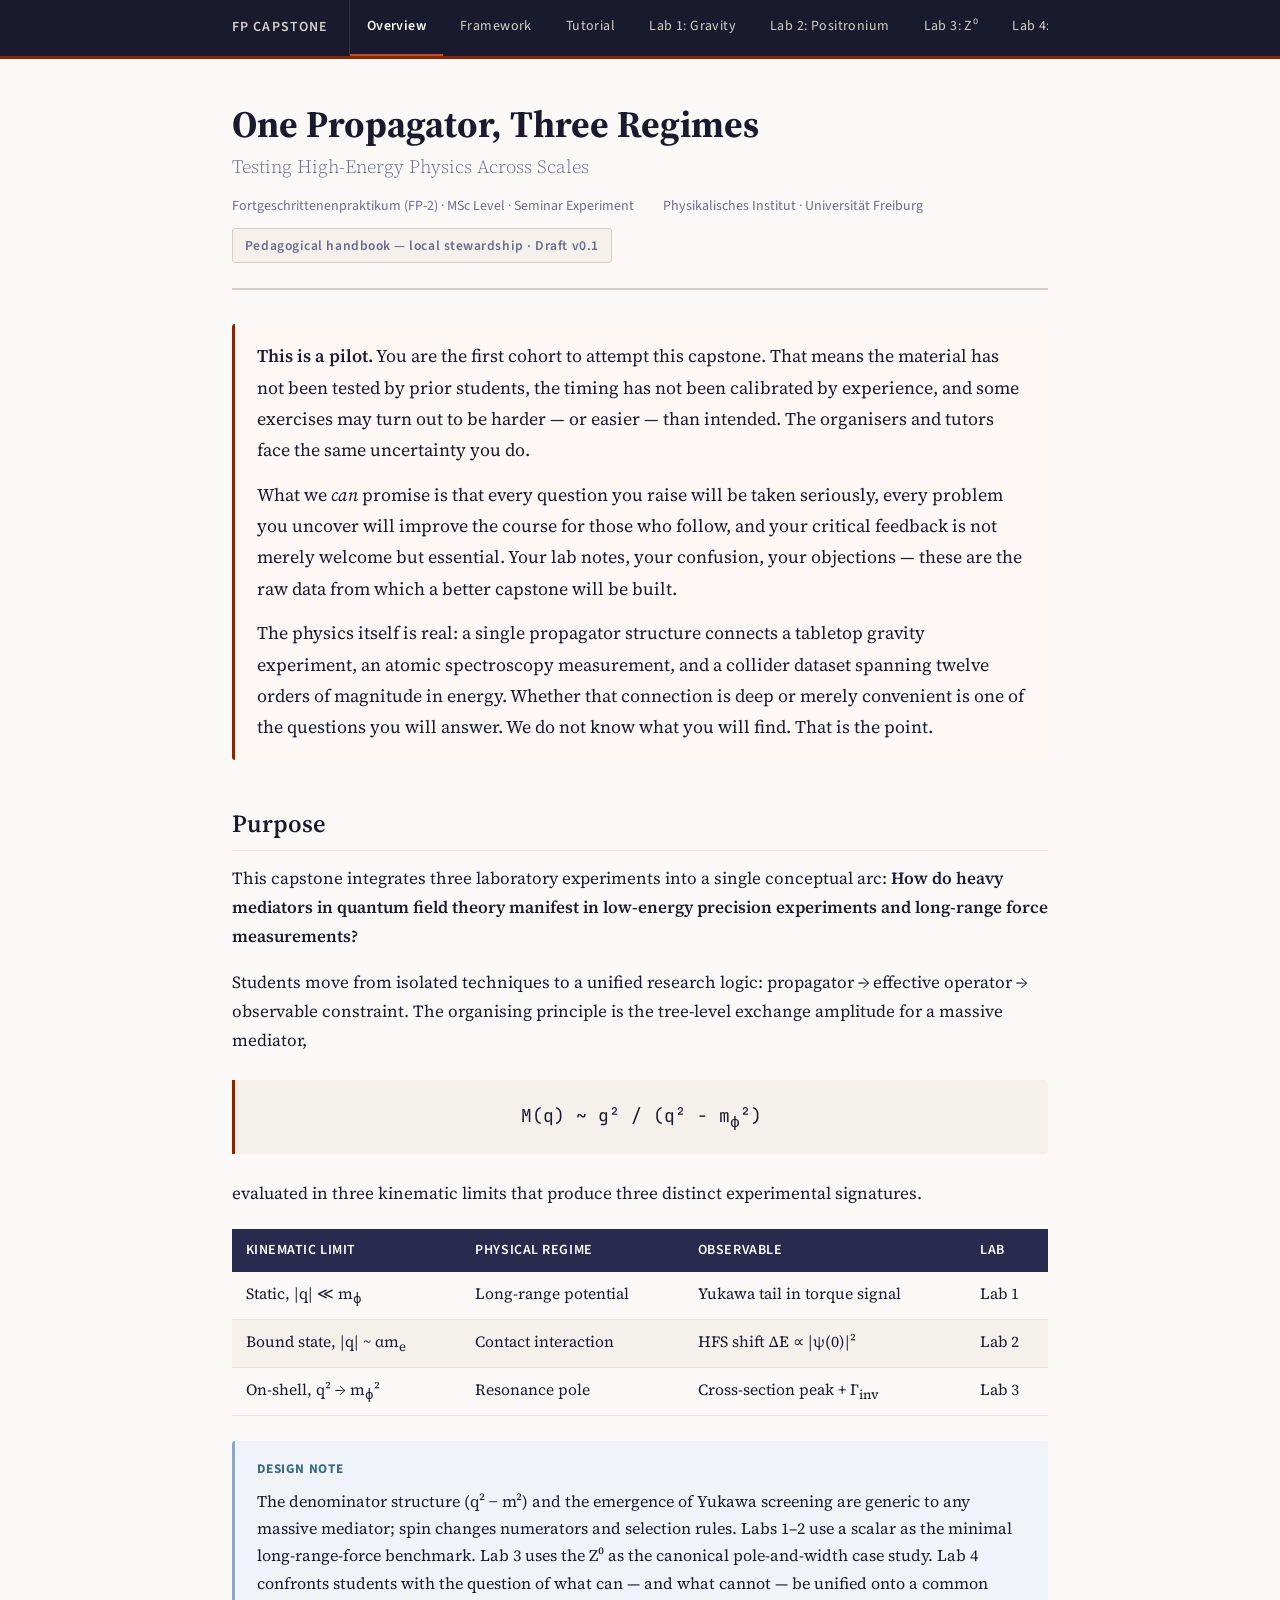
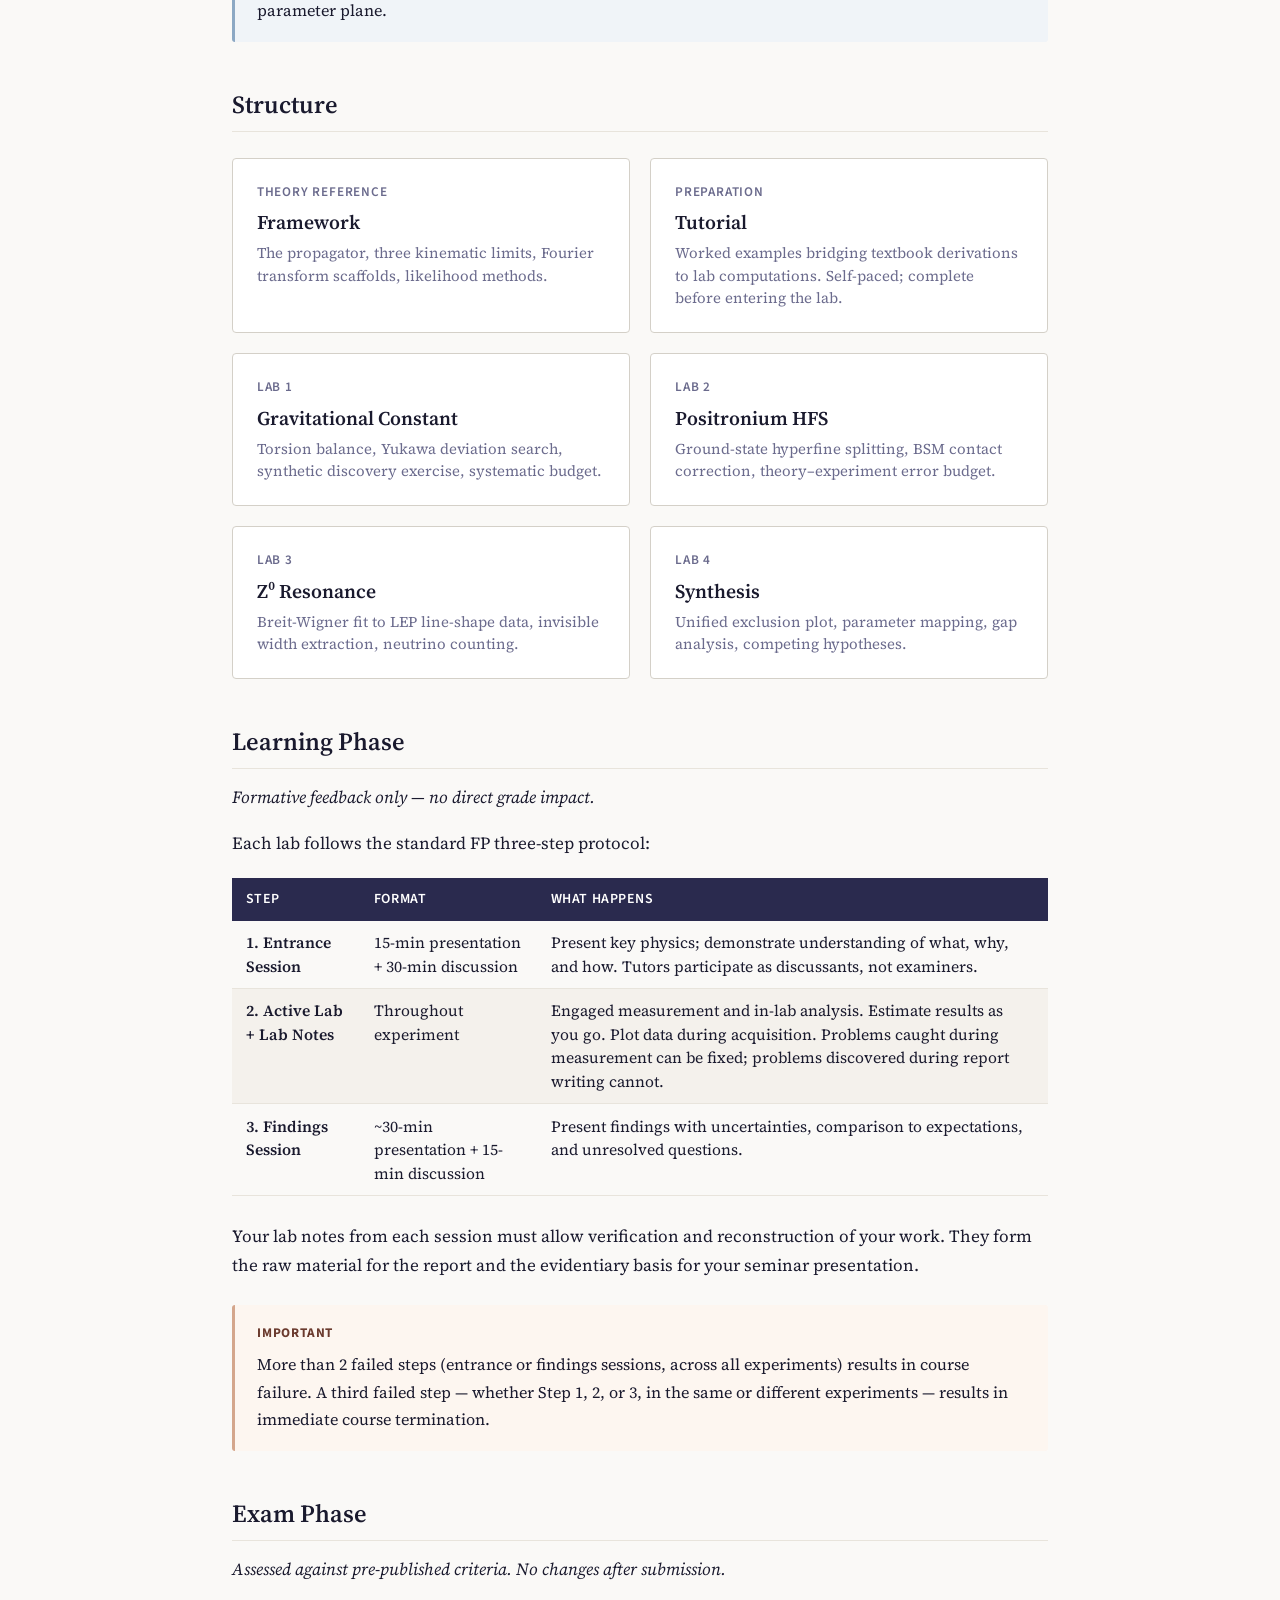
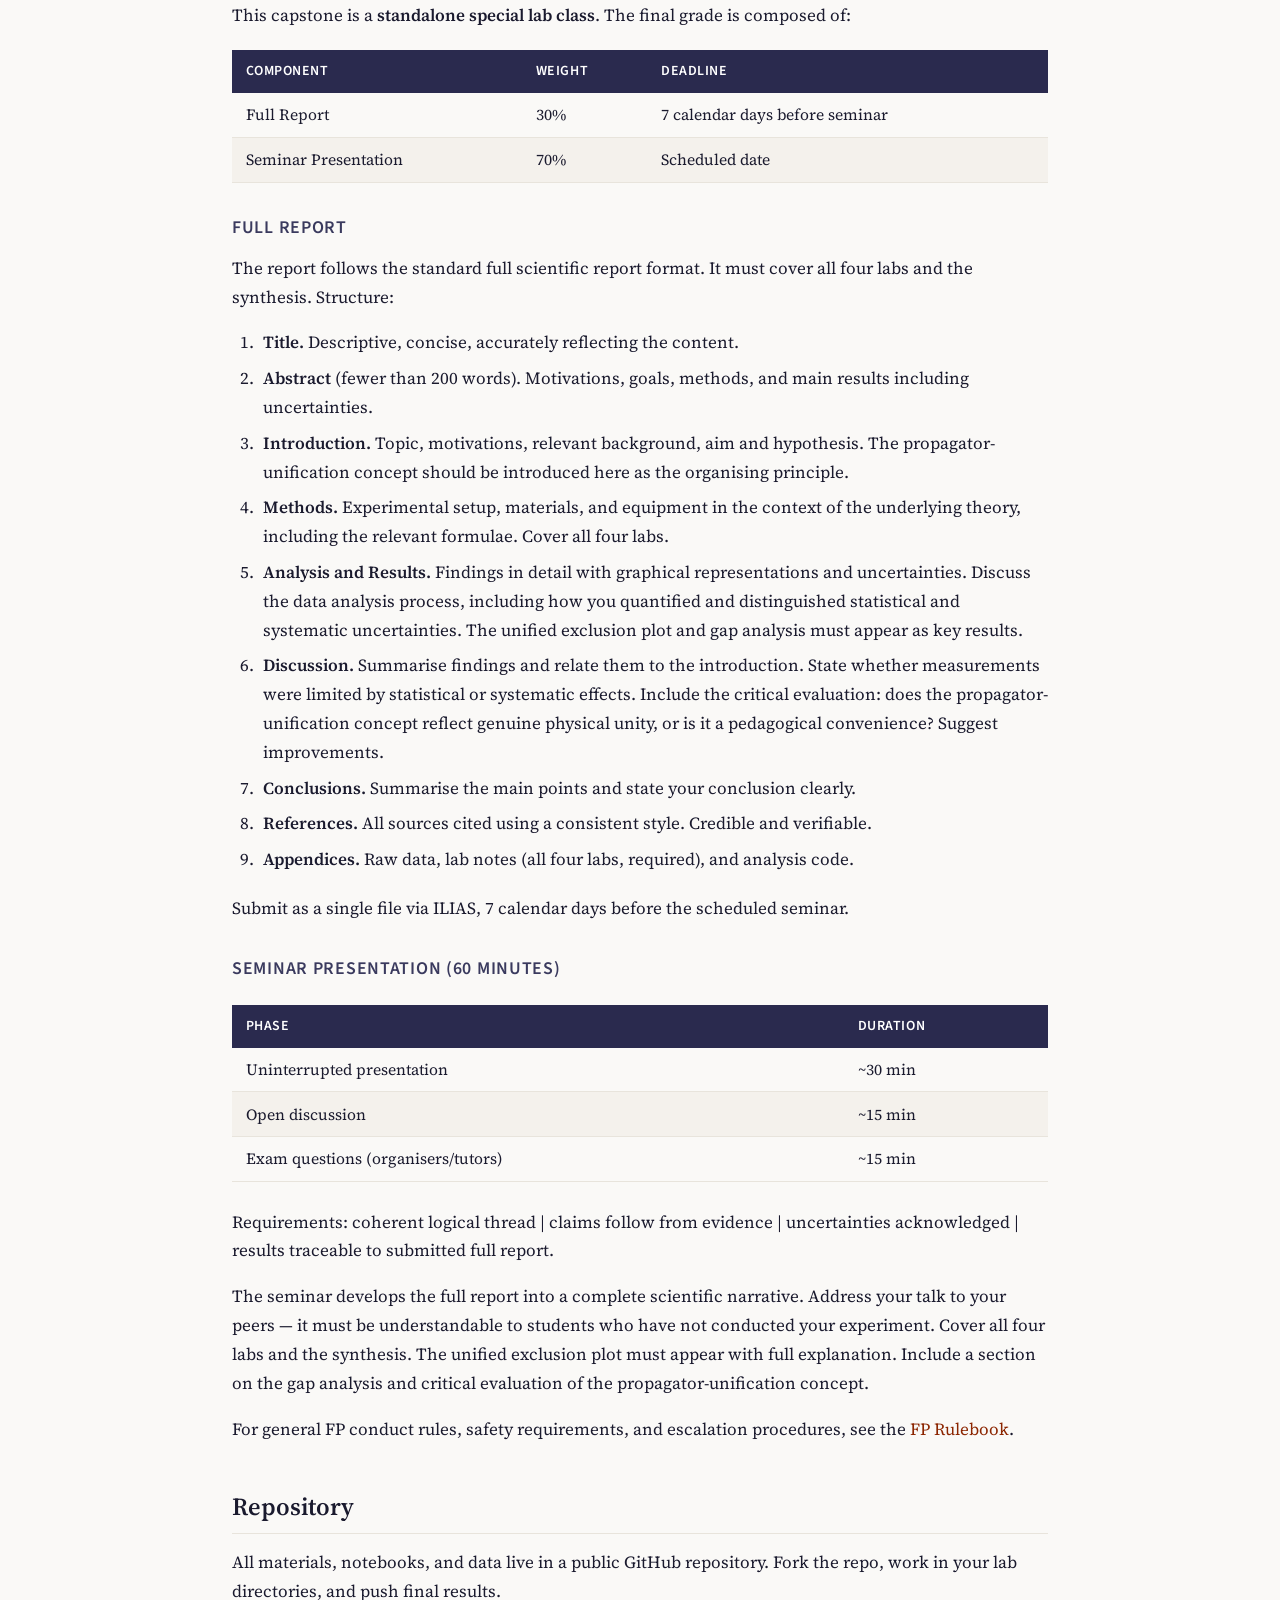
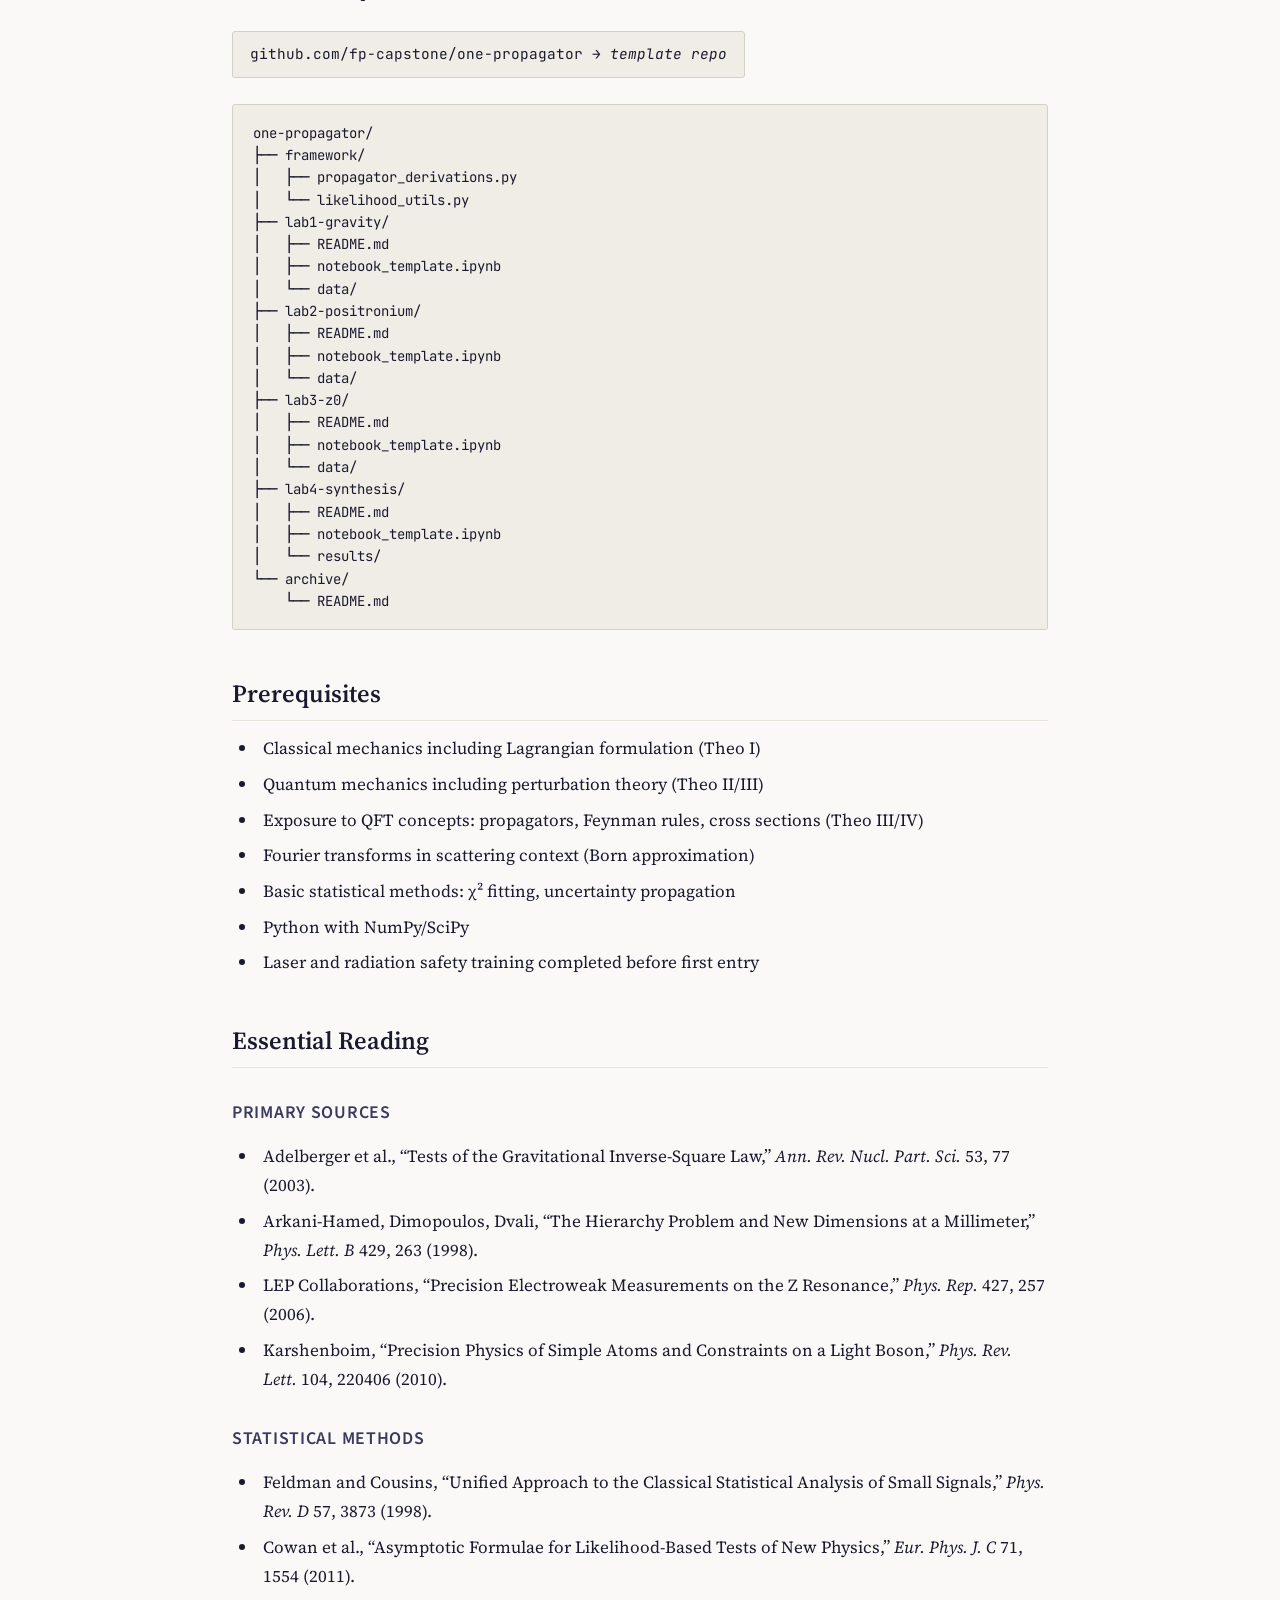
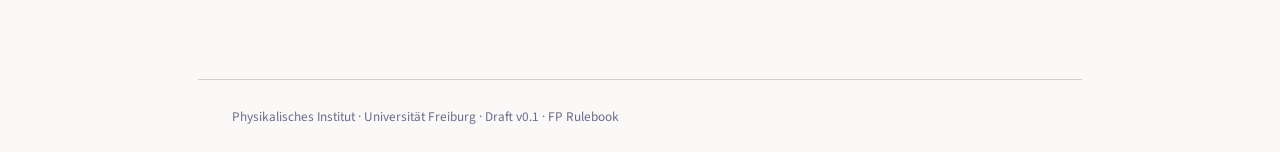
<file: index.html>
<!DOCTYPE html>
<html lang="en">
<head>
<meta charset="UTF-8">
<meta name="viewport" content="width=device-width, initial-scale=1.0">
<title>FP Capstone — One Propagator, Three Regimes</title>
<link rel="stylesheet" href="style.css">
</head>
<body>
<nav>
  <div class="nav-inner">
    <a href="index.html" class="nav-home">FP Capstone</a>
    <div class="nav-links">
      <a href="index.html" class="active">Overview</a>
      <a href="framework.html">Framework</a>
      <a href="tutorial.html">Tutorial</a>
      <a href="lab1.html">Lab 1: Gravity</a>
      <a href="lab2.html">Lab 2: Positronium</a>
      <a href="lab3.html">Lab 3: Z&#x2070;</a>
      <a href="lab4.html">Lab 4: Synthesis</a>
    </div>
  </div>
</nav>
<main>
  <div class="page-header">
    <h1>One Propagator, Three Regimes<span class="subtitle">Testing High-Energy Physics Across Scales</span></h1>
    <div class="meta">
      <span>Fortgeschrittenenpraktikum (FP-2) &#xB7; MSc Level &#xB7; Seminar Experiment</span>
      <span>Physikalisches Institut &#xB7; Universit&#xE4;t Freiburg</span>
    </div>
    <div class="endorsement">Pedagogical handbook &#x2014; local stewardship &#xB7; Draft v0.1</div>
  </div>

  <div class="box box-note" style="margin-top:0.5rem; margin-bottom:2rem; border-left-color:var(--accent); background:#fdf8f5;">
    <p style="font-size:1.05rem; line-height:1.75; margin-bottom:0.8rem;"><strong>This is a pilot.</strong> You are the first cohort to attempt this capstone. That means the material has not been tested by prior students, the timing has not been calibrated by experience, and some exercises may turn out to be harder &#x2014; or easier &#x2014; than intended. The organisers and tutors face the same uncertainty you do.</p>
    <p style="font-size:1.05rem; line-height:1.75; margin-bottom:0.8rem;">What we <em>can</em> promise is that every question you raise will be taken seriously, every problem you uncover will improve the course for those who follow, and your critical feedback is not merely welcome but essential. Your lab notes, your confusion, your objections &#x2014; these are the raw data from which a better capstone will be built.</p>
    <p style="font-size:1.05rem; line-height:1.75; margin-bottom:0;">The physics itself is real: a single propagator structure connects a tabletop gravity experiment, an atomic spectroscopy measurement, and a collider dataset spanning twelve orders of magnitude in energy. Whether that connection is deep or merely convenient is one of the questions you will answer. We do not know what you will find. That is the point.</p>
  </div>

  <h2>Purpose</h2>
  <p>This capstone integrates three laboratory experiments into a single conceptual arc: <strong>How do heavy mediators in quantum field theory manifest in low-energy precision experiments and long-range force measurements?</strong></p>
  <p>Students move from isolated techniques to a unified research logic: propagator &#x2192; effective operator &#x2192; observable constraint. The organising principle is the tree-level exchange amplitude for a massive mediator,</p>
  <div class="equation">M(q) ~ g&#xB2; / (q&#xB2; &#x2212; m<sub>&#x3D5;</sub>&#xB2;)</div>
  <p>evaluated in three kinematic limits that produce three distinct experimental signatures.</p>
  <table>
    <thead><tr><th>Kinematic Limit</th><th>Physical Regime</th><th>Observable</th><th>Lab</th></tr></thead>
    <tbody>
      <tr><td>Static, |q| &#x226A; m<sub>&#x3D5;</sub></td><td>Long-range potential</td><td>Yukawa tail in torque signal</td><td>Lab 1</td></tr>
      <tr><td>Bound state, |q| ~ &#x3B1;m<sub>e</sub></td><td>Contact interaction</td><td>HFS shift &#x394;E &#x221D; |&#x3C8;(0)|&#xB2;</td><td>Lab 2</td></tr>
      <tr><td>On-shell, q&#xB2; &#x2192; m<sub>&#x3D5;</sub>&#xB2;</td><td>Resonance pole</td><td>Cross-section peak + &#x393;<sub>inv</sub></td><td>Lab 3</td></tr>
    </tbody>
  </table>
  <div class="box box-note">
    <div class="box-label">Design note</div>
    <p style="margin-bottom:0">The denominator structure (q&#xB2; &#x2212; m&#xB2;) and the emergence of Yukawa screening are generic to any massive mediator; spin changes numerators and selection rules. Labs 1&#x2013;2 use a scalar as the minimal long-range-force benchmark. Lab 3 uses the Z&#x2070; as the canonical pole-and-width case study. Lab 4 confronts students with the question of what can &#x2014; and what cannot &#x2014; be unified onto a common parameter plane.</p>
  </div>

  <h2>Structure</h2>
  <div class="cards">
    <a href="framework.html" class="card"><div class="card-label">Theory Reference</div><div class="card-title">Framework</div><div class="card-desc">The propagator, three kinematic limits, Fourier transform scaffolds, likelihood methods.</div></a>
    <a href="tutorial.html" class="card"><div class="card-label">Preparation</div><div class="card-title">Tutorial</div><div class="card-desc">Worked examples bridging textbook derivations to lab computations. Self-paced; complete before entering the lab.</div></a>
    <a href="lab1.html" class="card"><div class="card-label">Lab 1</div><div class="card-title">Gravitational Constant</div><div class="card-desc">Torsion balance, Yukawa deviation search, synthetic discovery exercise, systematic budget.</div></a>
    <a href="lab2.html" class="card"><div class="card-label">Lab 2</div><div class="card-title">Positronium HFS</div><div class="card-desc">Ground-state hyperfine splitting, BSM contact correction, theory&#x2013;experiment error budget.</div></a>
    <a href="lab3.html" class="card"><div class="card-label">Lab 3</div><div class="card-title">Z&#x2070; Resonance</div><div class="card-desc">Breit-Wigner fit to LEP line-shape data, invisible width extraction, neutrino counting.</div></a>
    <a href="lab4.html" class="card"><div class="card-label">Lab 4</div><div class="card-title">Synthesis</div><div class="card-desc">Unified exclusion plot, parameter mapping, gap analysis, competing hypotheses.</div></a>
  </div>

  <h2>Learning Phase</h2>
  <p><em>Formative feedback only &#x2014; no direct grade impact.</em></p>
  <p>Each lab follows the standard FP three-step protocol:</p>
  <table>
    <thead><tr><th>Step</th><th>Format</th><th>What happens</th></tr></thead>
    <tbody>
      <tr><td><strong>1. Entrance Session</strong></td><td>15-min presentation + 30-min discussion</td><td>Present key physics; demonstrate understanding of what, why, and how. Tutors participate as discussants, not examiners.</td></tr>
      <tr><td><strong>2. Active Lab + Lab Notes</strong></td><td>Throughout experiment</td><td>Engaged measurement and in-lab analysis. Estimate results as you go. Plot data during acquisition. Problems caught during measurement can be fixed; problems discovered during report writing cannot.</td></tr>
      <tr><td><strong>3. Findings Session</strong></td><td>~30-min presentation + 15-min discussion</td><td>Present findings with uncertainties, comparison to expectations, and unresolved questions.</td></tr>
    </tbody>
  </table>
  <p>Your lab notes from each session must allow verification and reconstruction of your work. They form the raw material for the report and the evidentiary basis for your seminar presentation.</p>
  <div class="box box-guardian">
    <div class="box-label">Important</div>
    <p style="margin-bottom:0">More than 2 failed steps (entrance or findings sessions, across all experiments) results in course failure. A third failed step &#x2014; whether Step 1, 2, or 3, in the same or different experiments &#x2014; results in immediate course termination.</p>
  </div>

  <h2>Exam Phase</h2>
  <p><em>Assessed against pre-published criteria. No changes after submission.</em></p>
  <p>This capstone is a <strong>standalone special lab class</strong>. The final grade is composed of:</p>
  <table>
    <thead><tr><th>Component</th><th>Weight</th><th>Deadline</th></tr></thead>
    <tbody>
      <tr><td>Full Report</td><td>30%</td><td>7 calendar days before seminar</td></tr>
      <tr><td>Seminar Presentation</td><td>70%</td><td>Scheduled date</td></tr>
    </tbody>
  </table>

  <h3>Full Report</h3>
  <p>The report follows the standard full scientific report format. It must cover all four labs and the synthesis. Structure:</p>
  <ol>
    <li><strong>Title.</strong> Descriptive, concise, accurately reflecting the content.</li>
    <li><strong>Abstract</strong> (fewer than 200 words). Motivations, goals, methods, and main results including uncertainties.</li>
    <li><strong>Introduction.</strong> Topic, motivations, relevant background, aim and hypothesis. The propagator-unification concept should be introduced here as the organising principle.</li>
    <li><strong>Methods.</strong> Experimental setup, materials, and equipment in the context of the underlying theory, including the relevant formulae. Cover all four labs.</li>
    <li><strong>Analysis and Results.</strong> Findings in detail with graphical representations and uncertainties. Discuss the data analysis process, including how you quantified and distinguished statistical and systematic uncertainties. The unified exclusion plot and gap analysis must appear as key results.</li>
    <li><strong>Discussion.</strong> Summarise findings and relate them to the introduction. State whether measurements were limited by statistical or systematic effects. Include the critical evaluation: does the propagator-unification concept reflect genuine physical unity, or is it a pedagogical convenience? Suggest improvements.</li>
    <li><strong>Conclusions.</strong> Summarise the main points and state your conclusion clearly.</li>
    <li><strong>References.</strong> All sources cited using a consistent style. Credible and verifiable.</li>
    <li><strong>Appendices.</strong> Raw data, lab notes (all four labs, required), and analysis code.</li>
  </ol>
  <p>Submit as a single file via ILIAS, 7 calendar days before the scheduled seminar.</p>

  <h3>Seminar Presentation (60 minutes)</h3>
  <table>
    <thead><tr><th>Phase</th><th>Duration</th></tr></thead>
    <tbody>
      <tr><td>Uninterrupted presentation</td><td>~30 min</td></tr>
      <tr><td>Open discussion</td><td>~15 min</td></tr>
      <tr><td>Exam questions (organisers/tutors)</td><td>~15 min</td></tr>
    </tbody>
  </table>
  <p>Requirements: coherent logical thread | claims follow from evidence | uncertainties acknowledged | results traceable to submitted full report.</p>
  <p>The seminar develops the full report into a complete scientific narrative. Address your talk to your peers &#x2014; it must be understandable to students who have not conducted your experiment. Cover all four labs and the synthesis. The unified exclusion plot must appear with full explanation. Include a section on the gap analysis and critical evaluation of the propagator-unification concept.</p>
  <p>For general FP conduct rules, safety requirements, and escalation procedures, see the <a href="https://github.com/uwarring82/AdvLab_Guide/blob/main/rulebook.md">FP Rulebook</a>.</p>

  <h2>Repository</h2>
  <p>All materials, notebooks, and data live in a public GitHub repository. Fork the repo, work in your lab directories, and push final results.</p>
  <div class="repo-link">github.com/fp-capstone/one-propagator &#x2192; <em>template repo</em></div>
  <pre style="font-family:'JetBrains Mono',monospace; font-size:0.82rem; background:var(--bg-code); border:1px solid var(--border); border-radius:3px; padding:1rem 1.2rem; margin:1rem 0; overflow-x:auto; line-height:1.6;">one-propagator/
├── framework/
│   ├── propagator_derivations.py
│   └── likelihood_utils.py
├── lab1-gravity/
│   ├── README.md
│   ├── notebook_template.ipynb
│   └── data/
├── lab2-positronium/
│   ├── README.md
│   ├── notebook_template.ipynb
│   └── data/
├── lab3-z0/
│   ├── README.md
│   ├── notebook_template.ipynb
│   └── data/
├── lab4-synthesis/
│   ├── README.md
│   ├── notebook_template.ipynb
│   └── results/
└── archive/
    └── README.md</pre>

  <h2>Prerequisites</h2>
  <ul>
    <li>Classical mechanics including Lagrangian formulation (Theo I)</li>
    <li>Quantum mechanics including perturbation theory (Theo II/III)</li>
    <li>Exposure to QFT concepts: propagators, Feynman rules, cross sections (Theo III/IV)</li>
    <li>Fourier transforms in scattering context (Born approximation)</li>
    <li>Basic statistical methods: &#x3C7;&#xB2; fitting, uncertainty propagation</li>
    <li>Python with NumPy/SciPy</li>
    <li>Laser and radiation safety training completed before first entry</li>
  </ul>

  <h2>Essential Reading</h2>
  <h3>Primary Sources</h3>
  <ul>
    <li>Adelberger et al., &#x201C;Tests of the Gravitational Inverse-Square Law,&#x201D; <em>Ann. Rev. Nucl. Part. Sci.</em> 53, 77 (2003).</li>
    <li>Arkani-Hamed, Dimopoulos, Dvali, &#x201C;The Hierarchy Problem and New Dimensions at a Millimeter,&#x201D; <em>Phys. Lett. B</em> 429, 263 (1998).</li>
    <li>LEP Collaborations, &#x201C;Precision Electroweak Measurements on the Z Resonance,&#x201D; <em>Phys. Rep.</em> 427, 257 (2006).</li>
    <li>Karshenboim, &#x201C;Precision Physics of Simple Atoms and Constraints on a Light Boson,&#x201D; <em>Phys. Rev. Lett.</em> 104, 220406 (2010).</li>
  </ul>
  <h3>Statistical Methods</h3>
  <ul>
    <li>Feldman and Cousins, &#x201C;Unified Approach to the Classical Statistical Analysis of Small Signals,&#x201D; <em>Phys. Rev. D</em> 57, 3873 (1998).</li>
    <li>Cowan et al., &#x201C;Asymptotic Formulae for Likelihood-Based Tests of New Physics,&#x201D; <em>Eur. Phys. J. C</em> 71, 1554 (2011).</li>
  </ul>
</main>
<footer>Physikalisches Institut &#xB7; Universit&#xE4;t Freiburg &#xB7; Draft v0.1 &#xB7; <a href="https://github.com/uwarring82/AdvLab_Guide/blob/main/rulebook.md">FP Rulebook</a></footer>
</body>
</html>
</file>
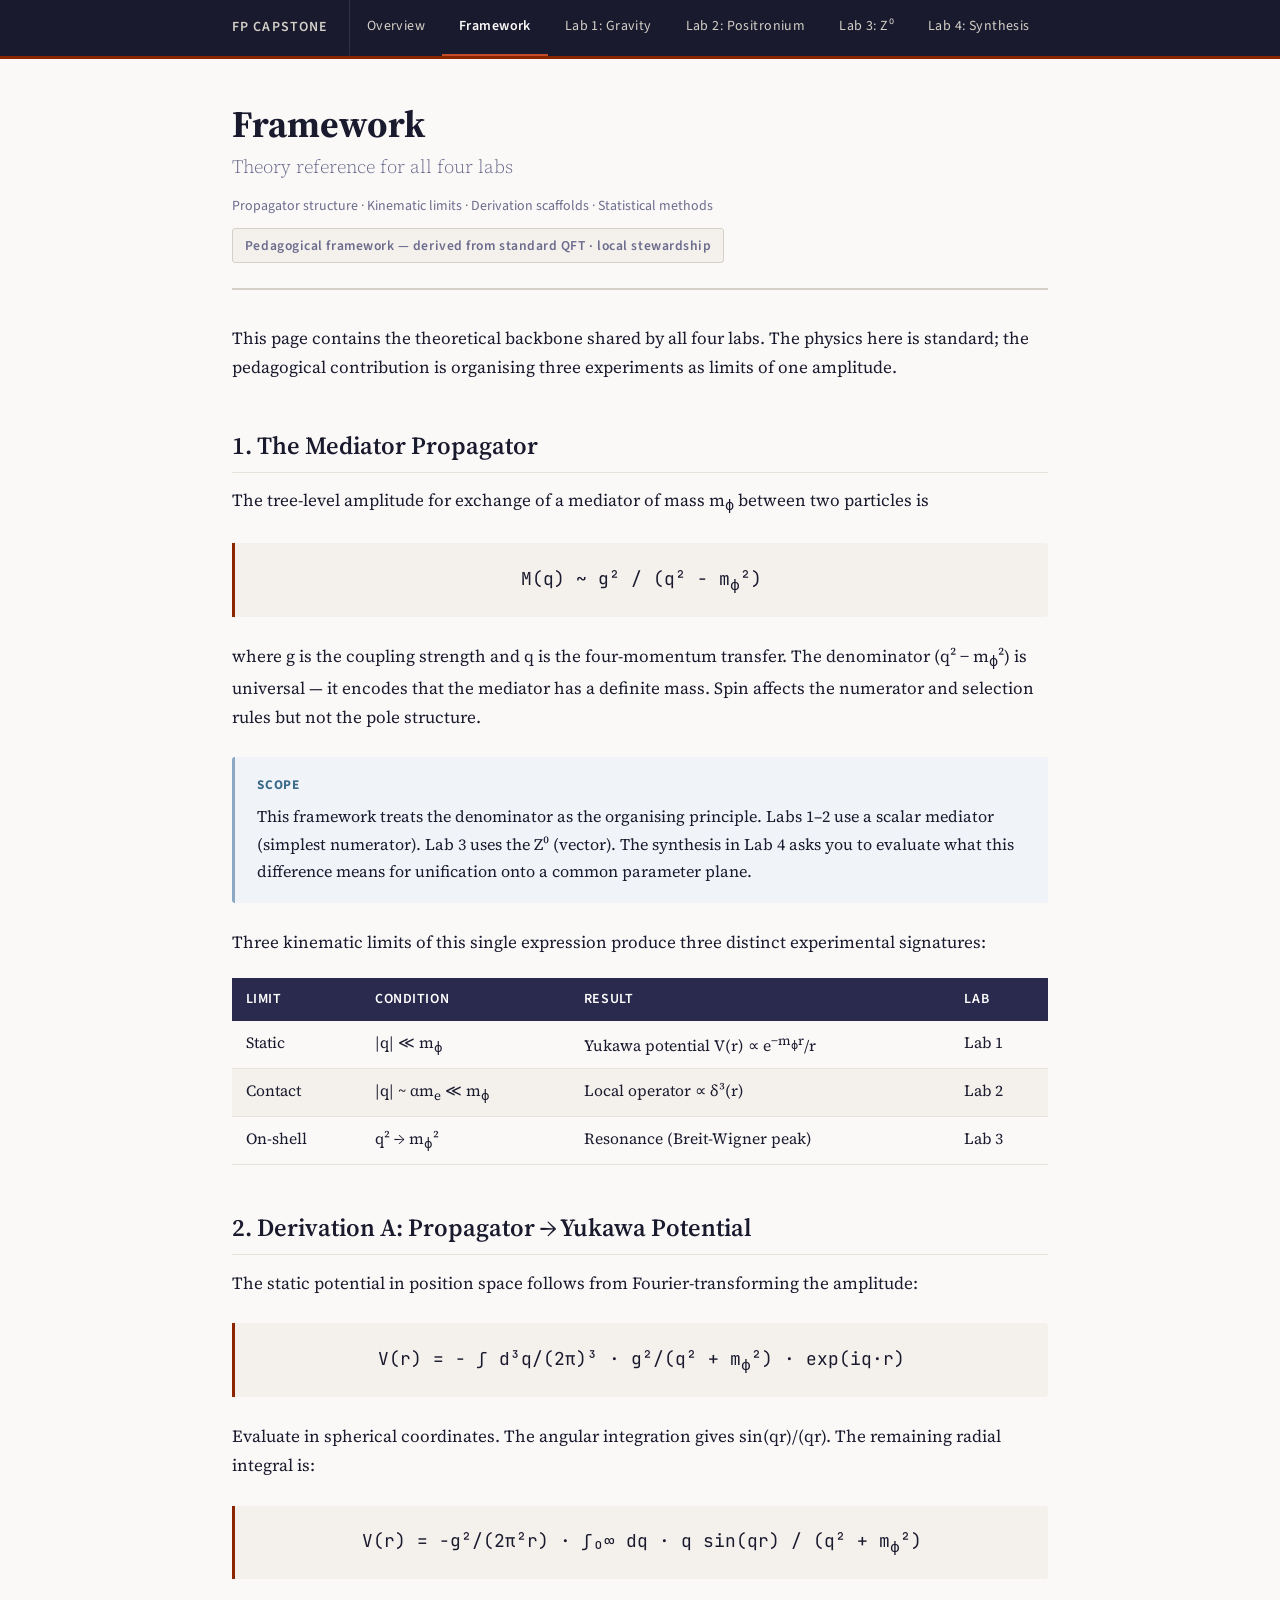
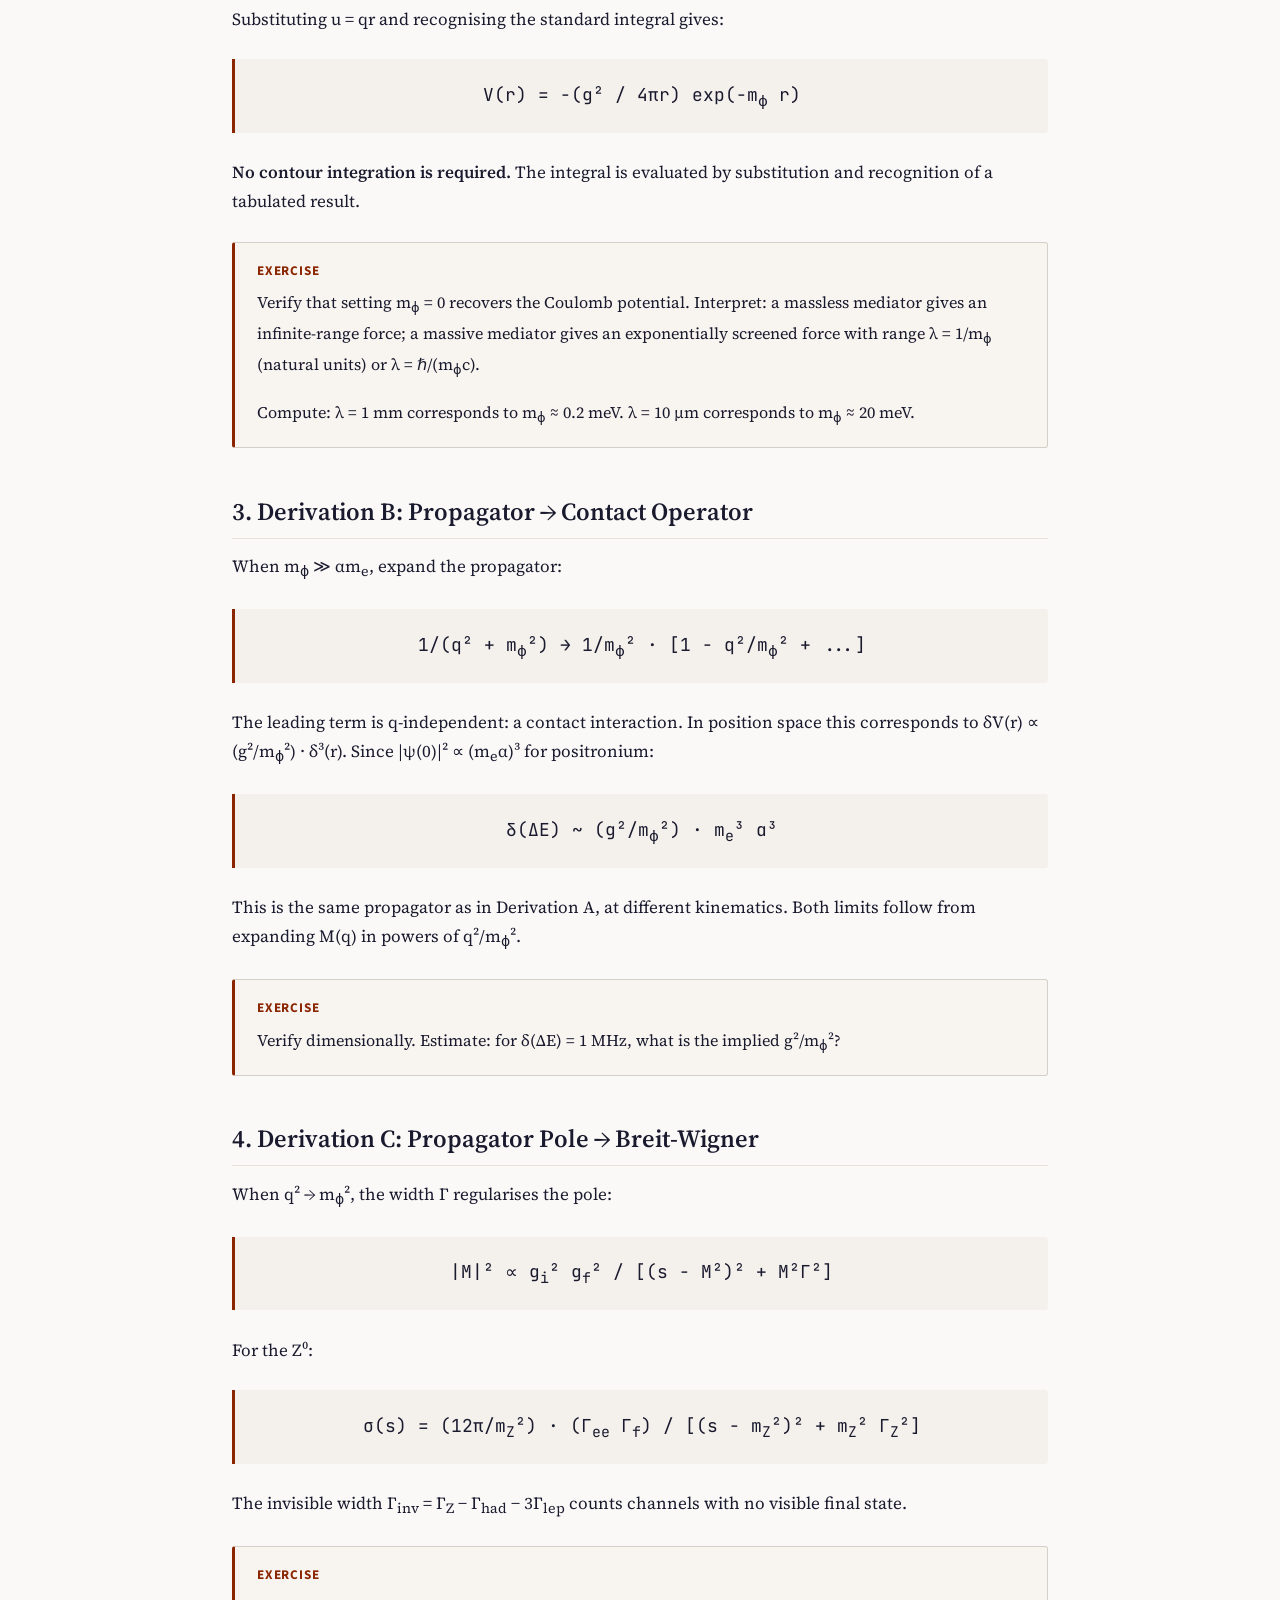
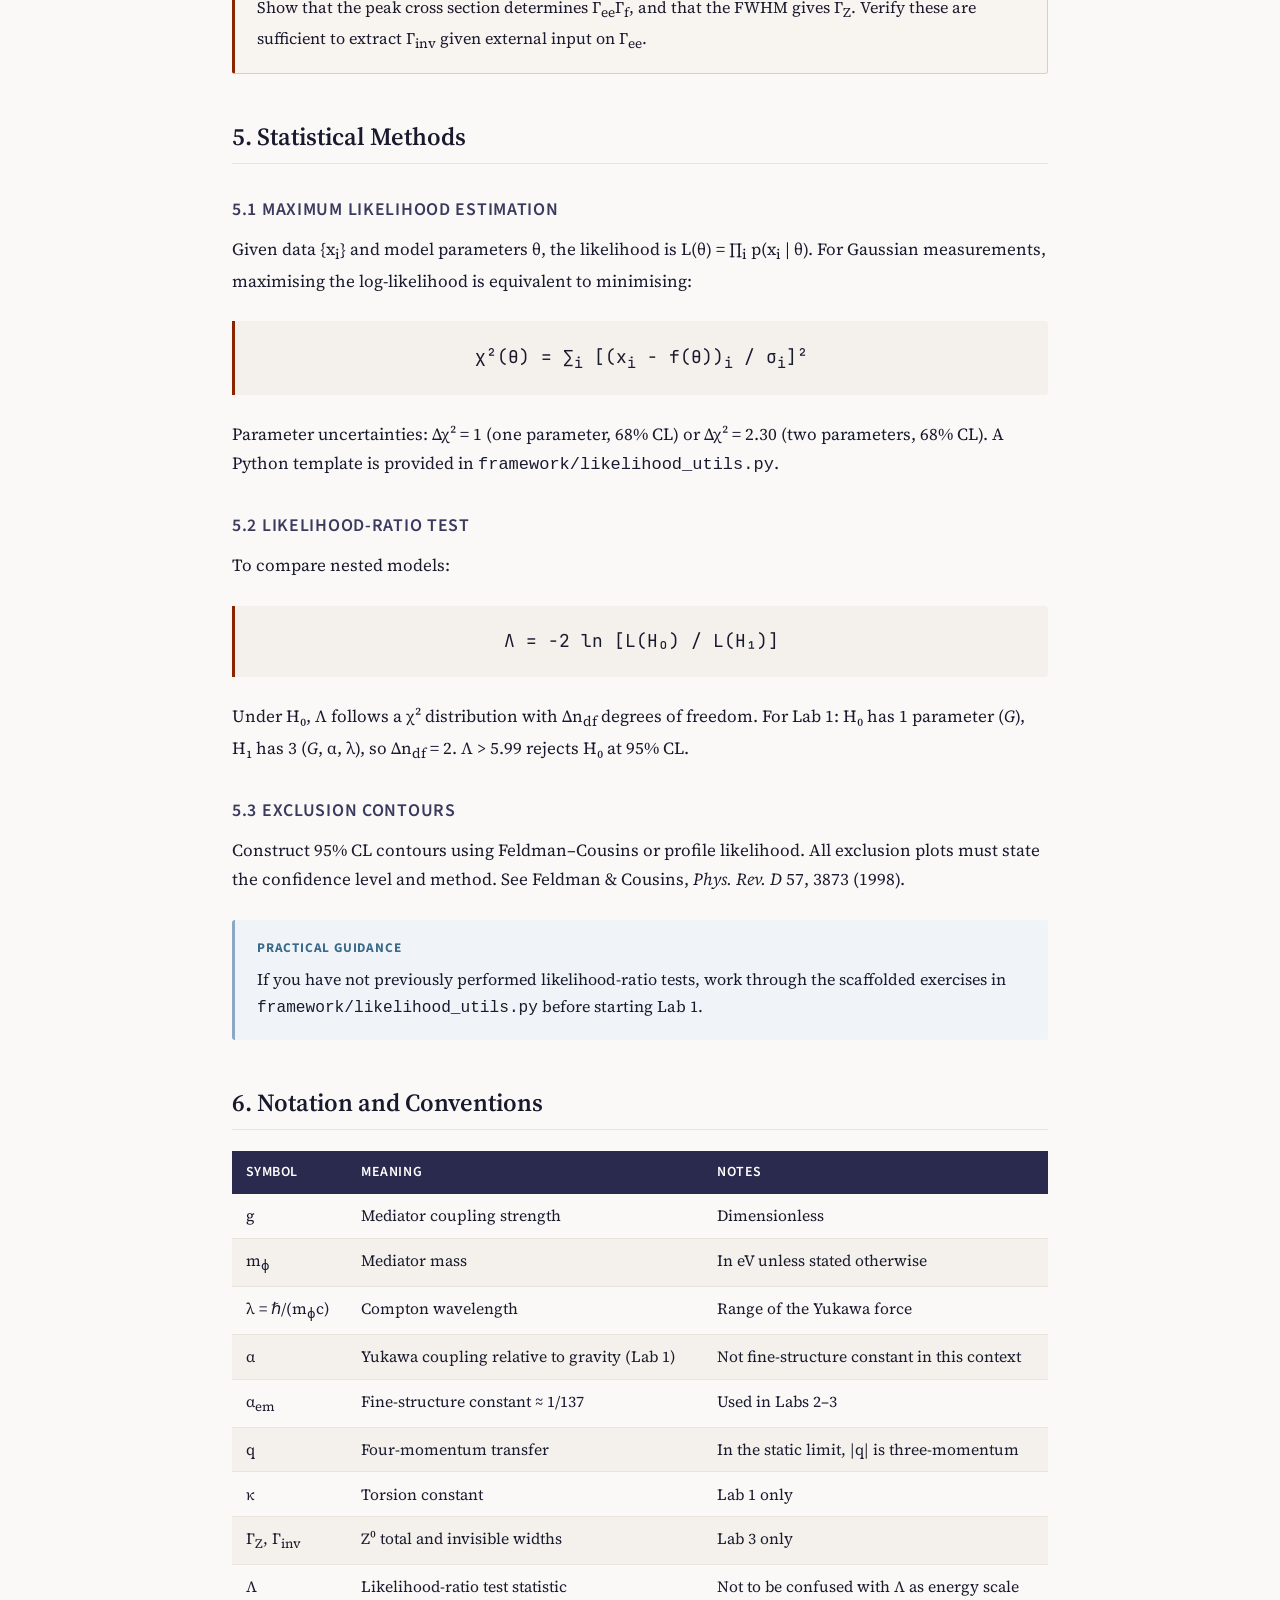
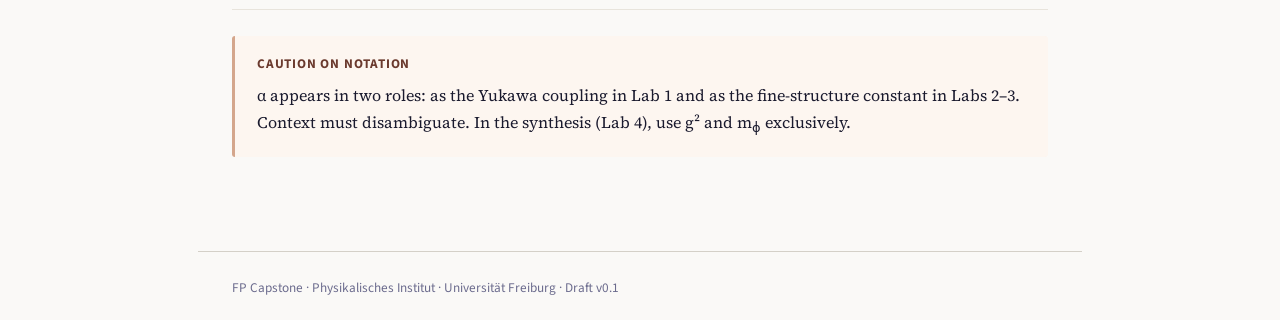
<file: framework.html>
<!DOCTYPE html>
<html lang="en">
<head>
<meta charset="UTF-8">
<meta name="viewport" content="width=device-width, initial-scale=1.0">
<title>Framework — FP Capstone</title>
<link rel="stylesheet" href="style.css">
</head>
<body>
<nav>
  <div class="nav-inner">
    <a href="index.html" class="nav-home">FP Capstone</a>
    <div class="nav-links">
      <a href="index.html">Overview</a>
      <a href="framework.html" class="active">Framework</a>
      <a href="lab1.html">Lab 1: Gravity</a>
      <a href="lab2.html">Lab 2: Positronium</a>
      <a href="lab3.html">Lab 3: Z&#x2070;</a>
      <a href="lab4.html">Lab 4: Synthesis</a>
    </div>
  </div>
</nav>
<main>
  <div class="page-header">
    <h1>Framework<span class="subtitle">Theory reference for all four labs</span></h1>
    <div class="meta"><span>Propagator structure &#xB7; Kinematic limits &#xB7; Derivation scaffolds &#xB7; Statistical methods</span></div>
    <div class="endorsement">Pedagogical framework &#x2014; derived from standard QFT &#xB7; local stewardship</div>
  </div>

  <p>This page contains the theoretical backbone shared by all four labs. The physics here is standard; the pedagogical contribution is organising three experiments as limits of one amplitude.</p>

  <h2>1. The Mediator Propagator</h2>
  <p>The tree-level amplitude for exchange of a mediator of mass m<sub>&#x3D5;</sub> between two particles is</p>
  <div class="equation">M(q) ~ g&#xB2; / (q&#xB2; &#x2212; m<sub>&#x3D5;</sub>&#xB2;)</div>
  <p>where g is the coupling strength and q is the four-momentum transfer. The denominator (q&#xB2; &#x2212; m<sub>&#x3D5;</sub>&#xB2;) is universal &#x2014; it encodes that the mediator has a definite mass. Spin affects the numerator and selection rules but not the pole structure.</p>
  <div class="box box-note">
    <div class="box-label">Scope</div>
    <p style="margin-bottom:0">This framework treats the denominator as the organising principle. Labs 1&#x2013;2 use a scalar mediator (simplest numerator). Lab 3 uses the Z&#x2070; (vector). The synthesis in Lab 4 asks you to evaluate what this difference means for unification onto a common parameter plane.</p>
  </div>
  <p>Three kinematic limits of this single expression produce three distinct experimental signatures:</p>
  <table>
    <thead><tr><th>Limit</th><th>Condition</th><th>Result</th><th>Lab</th></tr></thead>
    <tbody>
      <tr><td>Static</td><td>|q| &#x226A; m<sub>&#x3D5;</sub></td><td>Yukawa potential V(r) &#x221D; e<sup>&#x2212;m<sub>&#x3D5;</sub>r</sup>/r</td><td>Lab 1</td></tr>
      <tr><td>Contact</td><td>|q| ~ &#x3B1;m<sub>e</sub> &#x226A; m<sub>&#x3D5;</sub></td><td>Local operator &#x221D; &#x3B4;&#xB3;(r)</td><td>Lab 2</td></tr>
      <tr><td>On-shell</td><td>q&#xB2; &#x2192; m<sub>&#x3D5;</sub>&#xB2;</td><td>Resonance (Breit-Wigner peak)</td><td>Lab 3</td></tr>
    </tbody>
  </table>

  <h2>2. Derivation A: Propagator &#x2192; Yukawa Potential</h2>
  <p>The static potential in position space follows from Fourier-transforming the amplitude:</p>
  <div class="equation">V(r) = &#x2212; &#x222B; d&#xB3;q/(2&#x3C0;)&#xB3; &#xB7; g&#xB2;/(q&#xB2; + m<sub>&#x3D5;</sub>&#xB2;) &#xB7; exp(iq&#xB7;r)</div>
  <p>Evaluate in spherical coordinates. The angular integration gives sin(qr)/(qr). The remaining radial integral is:</p>
  <div class="equation">V(r) = &#x2212;g&#xB2;/(2&#x3C0;&#xB2;r) &#xB7; &#x222B;&#x2080;&#x221E; dq &#xB7; q sin(qr) / (q&#xB2; + m<sub>&#x3D5;</sub>&#xB2;)</div>
  <p>Substituting u = qr and recognising the standard integral gives:</p>
  <div class="equation">V(r) = &#x2212;(g&#xB2; / 4&#x3C0;r) exp(&#x2212;m<sub>&#x3D5;</sub> r)</div>
  <p><strong>No contour integration is required.</strong> The integral is evaluated by substitution and recognition of a tabulated result.</p>
  <div class="box box-deliverable">
    <div class="box-label">Exercise</div>
    <p>Verify that setting m<sub>&#x3D5;</sub> = 0 recovers the Coulomb potential. Interpret: a massless mediator gives an infinite-range force; a massive mediator gives an exponentially screened force with range &#x3BB; = 1/m<sub>&#x3D5;</sub> (natural units) or &#x3BB; = &#x210F;/(m<sub>&#x3D5;</sub>c).</p>
    <p style="margin-bottom:0">Compute: &#x3BB; = 1 mm corresponds to m<sub>&#x3D5;</sub> &#x2248; 0.2 meV. &#x3BB; = 10 &#x3BC;m corresponds to m<sub>&#x3D5;</sub> &#x2248; 20 meV.</p>
  </div>

  <h2>3. Derivation B: Propagator &#x2192; Contact Operator</h2>
  <p>When m<sub>&#x3D5;</sub> &#x226B; &#x3B1;m<sub>e</sub>, expand the propagator:</p>
  <div class="equation">1/(q&#xB2; + m<sub>&#x3D5;</sub>&#xB2;) &#x2192; 1/m<sub>&#x3D5;</sub>&#xB2; &#xB7; [1 &#x2212; q&#xB2;/m<sub>&#x3D5;</sub>&#xB2; + ...]</div>
  <p>The leading term is q-independent: a contact interaction. In position space this corresponds to &#x3B4;V(r) &#x221D; (g&#xB2;/m<sub>&#x3D5;</sub>&#xB2;) &#xB7; &#x3B4;&#xB3;(r). Since |&#x3C8;(0)|&#xB2; &#x221D; (m<sub>e</sub>&#x3B1;)&#xB3; for positronium:</p>
  <div class="equation">&#x3B4;(&#x394;E) ~ (g&#xB2;/m<sub>&#x3D5;</sub>&#xB2;) &#xB7; m<sub>e</sub>&#xB3; &#x3B1;&#xB3;</div>
  <p>This is the same propagator as in Derivation A, at different kinematics. Both limits follow from expanding M(q) in powers of q&#xB2;/m<sub>&#x3D5;</sub>&#xB2;.</p>
  <div class="box box-deliverable">
    <div class="box-label">Exercise</div>
    <p style="margin-bottom:0">Verify dimensionally. Estimate: for &#x3B4;(&#x394;E) = 1 MHz, what is the implied g&#xB2;/m<sub>&#x3D5;</sub>&#xB2;?</p>
  </div>

  <h2>4. Derivation C: Propagator Pole &#x2192; Breit-Wigner</h2>
  <p>When q&#xB2; &#x2192; m<sub>&#x3D5;</sub>&#xB2;, the width &#x393; regularises the pole:</p>
  <div class="equation">|M|&#xB2; &#x221D; g<sub>i</sub>&#xB2; g<sub>f</sub>&#xB2; / [(s &#x2212; M&#xB2;)&#xB2; + M&#xB2;&#x393;&#xB2;]</div>
  <p>For the Z&#x2070;:</p>
  <div class="equation">&#x3C3;(s) = (12&#x3C0;/m<sub>Z</sub>&#xB2;) &#xB7; (&#x393;<sub>ee</sub> &#x393;<sub>f</sub>) / [(s &#x2212; m<sub>Z</sub>&#xB2;)&#xB2; + m<sub>Z</sub>&#xB2; &#x393;<sub>Z</sub>&#xB2;]</div>
  <p>The invisible width &#x393;<sub>inv</sub> = &#x393;<sub>Z</sub> &#x2212; &#x393;<sub>had</sub> &#x2212; 3&#x393;<sub>lep</sub> counts channels with no visible final state.</p>
  <div class="box box-deliverable">
    <div class="box-label">Exercise</div>
    <p style="margin-bottom:0">Show that the peak cross section determines &#x393;<sub>ee</sub>&#x393;<sub>f</sub>, and that the FWHM gives &#x393;<sub>Z</sub>. Verify these are sufficient to extract &#x393;<sub>inv</sub> given external input on &#x393;<sub>ee</sub>.</p>
  </div>

  <h2>5. Statistical Methods</h2>
  <h3>5.1 Maximum Likelihood Estimation</h3>
  <p>Given data {x<sub>i</sub>} and model parameters &#x3B8;, the likelihood is L(&#x3B8;) = &#x220F;<sub>i</sub> p(x<sub>i</sub> | &#x3B8;). For Gaussian measurements, maximising the log-likelihood is equivalent to minimising:</p>
  <div class="equation">&#x3C7;&#xB2;(&#x3B8;) = &#x2211;<sub>i</sub> [(x<sub>i</sub> &#x2212; f(&#x3B8;))<sub>i</sub> / &#x3C3;<sub>i</sub>]&#xB2;</div>
  <p>Parameter uncertainties: &#x394;&#x3C7;&#xB2; = 1 (one parameter, 68% CL) or &#x394;&#x3C7;&#xB2; = 2.30 (two parameters, 68% CL). A Python template is provided in <code>framework/likelihood_utils.py</code>.</p>

  <h3>5.2 Likelihood-Ratio Test</h3>
  <p>To compare nested models:</p>
  <div class="equation">&#x39B; = &#x2212;2 ln [L(H&#x2080;) / L(H&#x2081;)]</div>
  <p>Under H&#x2080;, &#x39B; follows a &#x3C7;&#xB2; distribution with &#x394;n<sub>df</sub> degrees of freedom. For Lab 1: H&#x2080; has 1 parameter (<em>G</em>), H&#x2081; has 3 (<em>G</em>, &#x3B1;, &#x3BB;), so &#x394;n<sub>df</sub> = 2. &#x39B; > 5.99 rejects H&#x2080; at 95% CL.</p>

  <h3>5.3 Exclusion Contours</h3>
  <p>Construct 95% CL contours using Feldman&#x2013;Cousins or profile likelihood. All exclusion plots must state the confidence level and method. See Feldman &amp; Cousins, <em>Phys. Rev. D</em> 57, 3873 (1998).</p>
  <div class="box box-note">
    <div class="box-label">Practical guidance</div>
    <p style="margin-bottom:0">If you have not previously performed likelihood-ratio tests, work through the scaffolded exercises in <code>framework/likelihood_utils.py</code> before starting Lab 1.</p>
  </div>

  <h2>6. Notation and Conventions</h2>
  <table>
    <thead><tr><th>Symbol</th><th>Meaning</th><th>Notes</th></tr></thead>
    <tbody>
      <tr><td>g</td><td>Mediator coupling strength</td><td>Dimensionless</td></tr>
      <tr><td>m<sub>&#x3D5;</sub></td><td>Mediator mass</td><td>In eV unless stated otherwise</td></tr>
      <tr><td>&#x3BB; = &#x210F;/(m<sub>&#x3D5;</sub>c)</td><td>Compton wavelength</td><td>Range of the Yukawa force</td></tr>
      <tr><td>&#x3B1;</td><td>Yukawa coupling relative to gravity (Lab 1)</td><td>Not fine-structure constant in this context</td></tr>
      <tr><td>&#x3B1;<sub>em</sub></td><td>Fine-structure constant &#x2248; 1/137</td><td>Used in Labs 2&#x2013;3</td></tr>
      <tr><td>q</td><td>Four-momentum transfer</td><td>In the static limit, |q| is three-momentum</td></tr>
      <tr><td>&#x3BA;</td><td>Torsion constant</td><td>Lab 1 only</td></tr>
      <tr><td>&#x393;<sub>Z</sub>, &#x393;<sub>inv</sub></td><td>Z&#x2070; total and invisible widths</td><td>Lab 3 only</td></tr>
      <tr><td>&#x39B;</td><td>Likelihood-ratio test statistic</td><td>Not to be confused with &#x39B; as energy scale</td></tr>
    </tbody>
  </table>
  <div class="box box-guardian">
    <div class="box-label">Caution on notation</div>
    <p style="margin-bottom:0">&#x3B1; appears in two roles: as the Yukawa coupling in Lab 1 and as the fine-structure constant in Labs 2&#x2013;3. Context must disambiguate. In the synthesis (Lab 4), use g&#xB2; and m<sub>&#x3D5;</sub> exclusively.</p>
  </div>
</main>
<footer><a href="index.html">FP Capstone</a> &#xB7; Physikalisches Institut &#xB7; Universit&#xE4;t Freiburg &#xB7; Draft v0.1</footer>
</body>
</html>
</file>
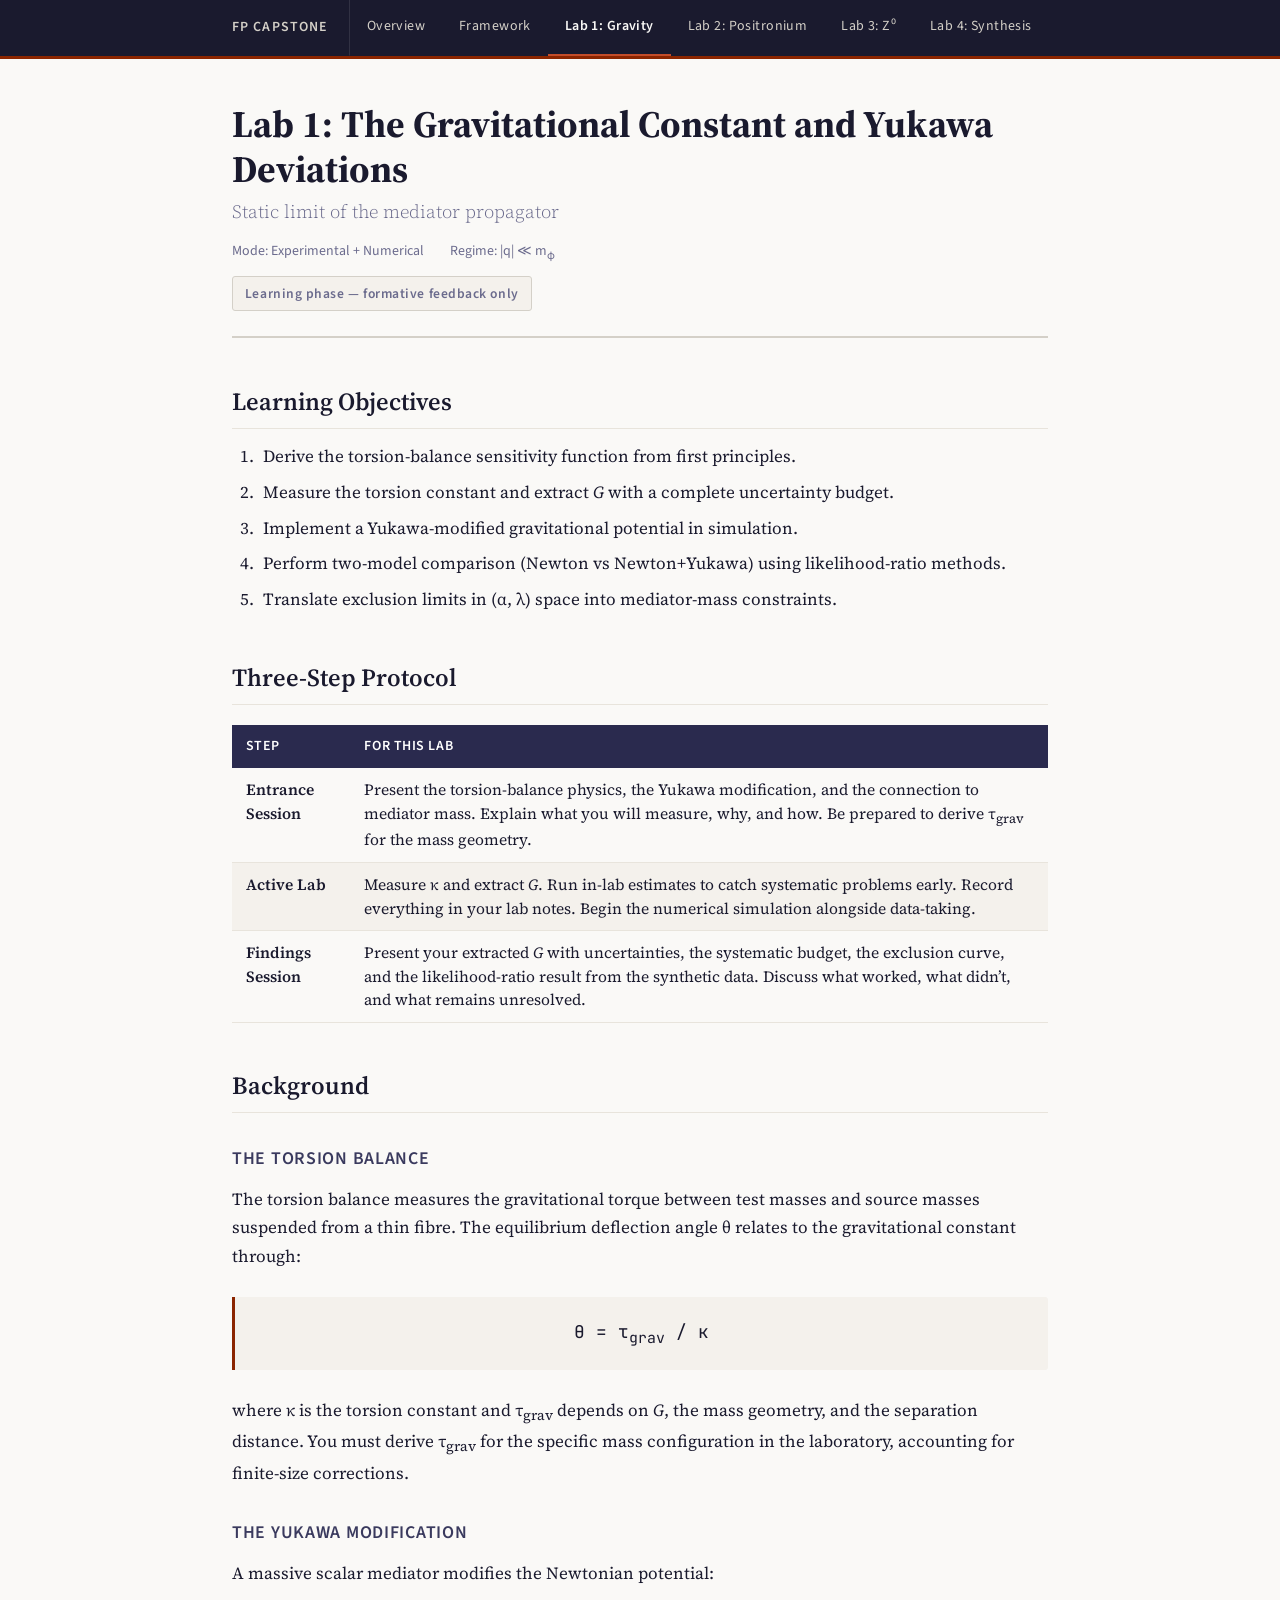
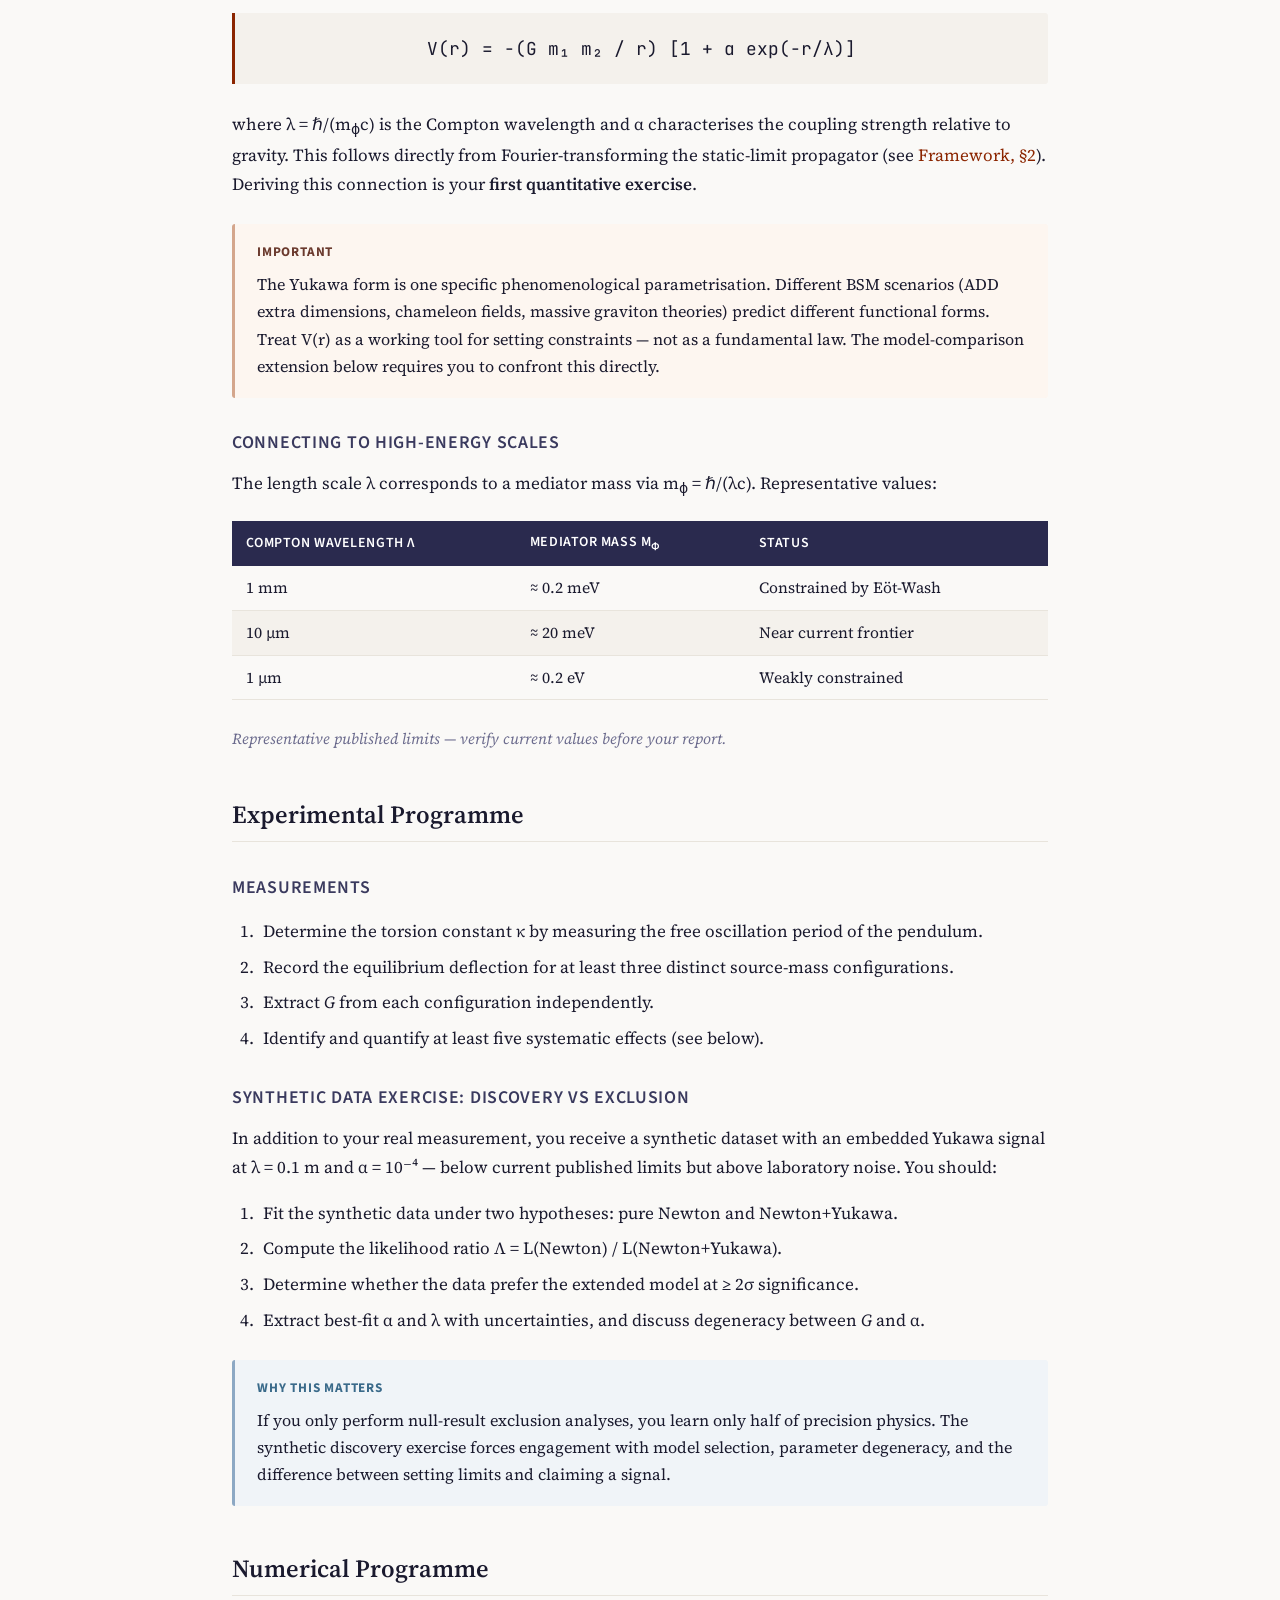
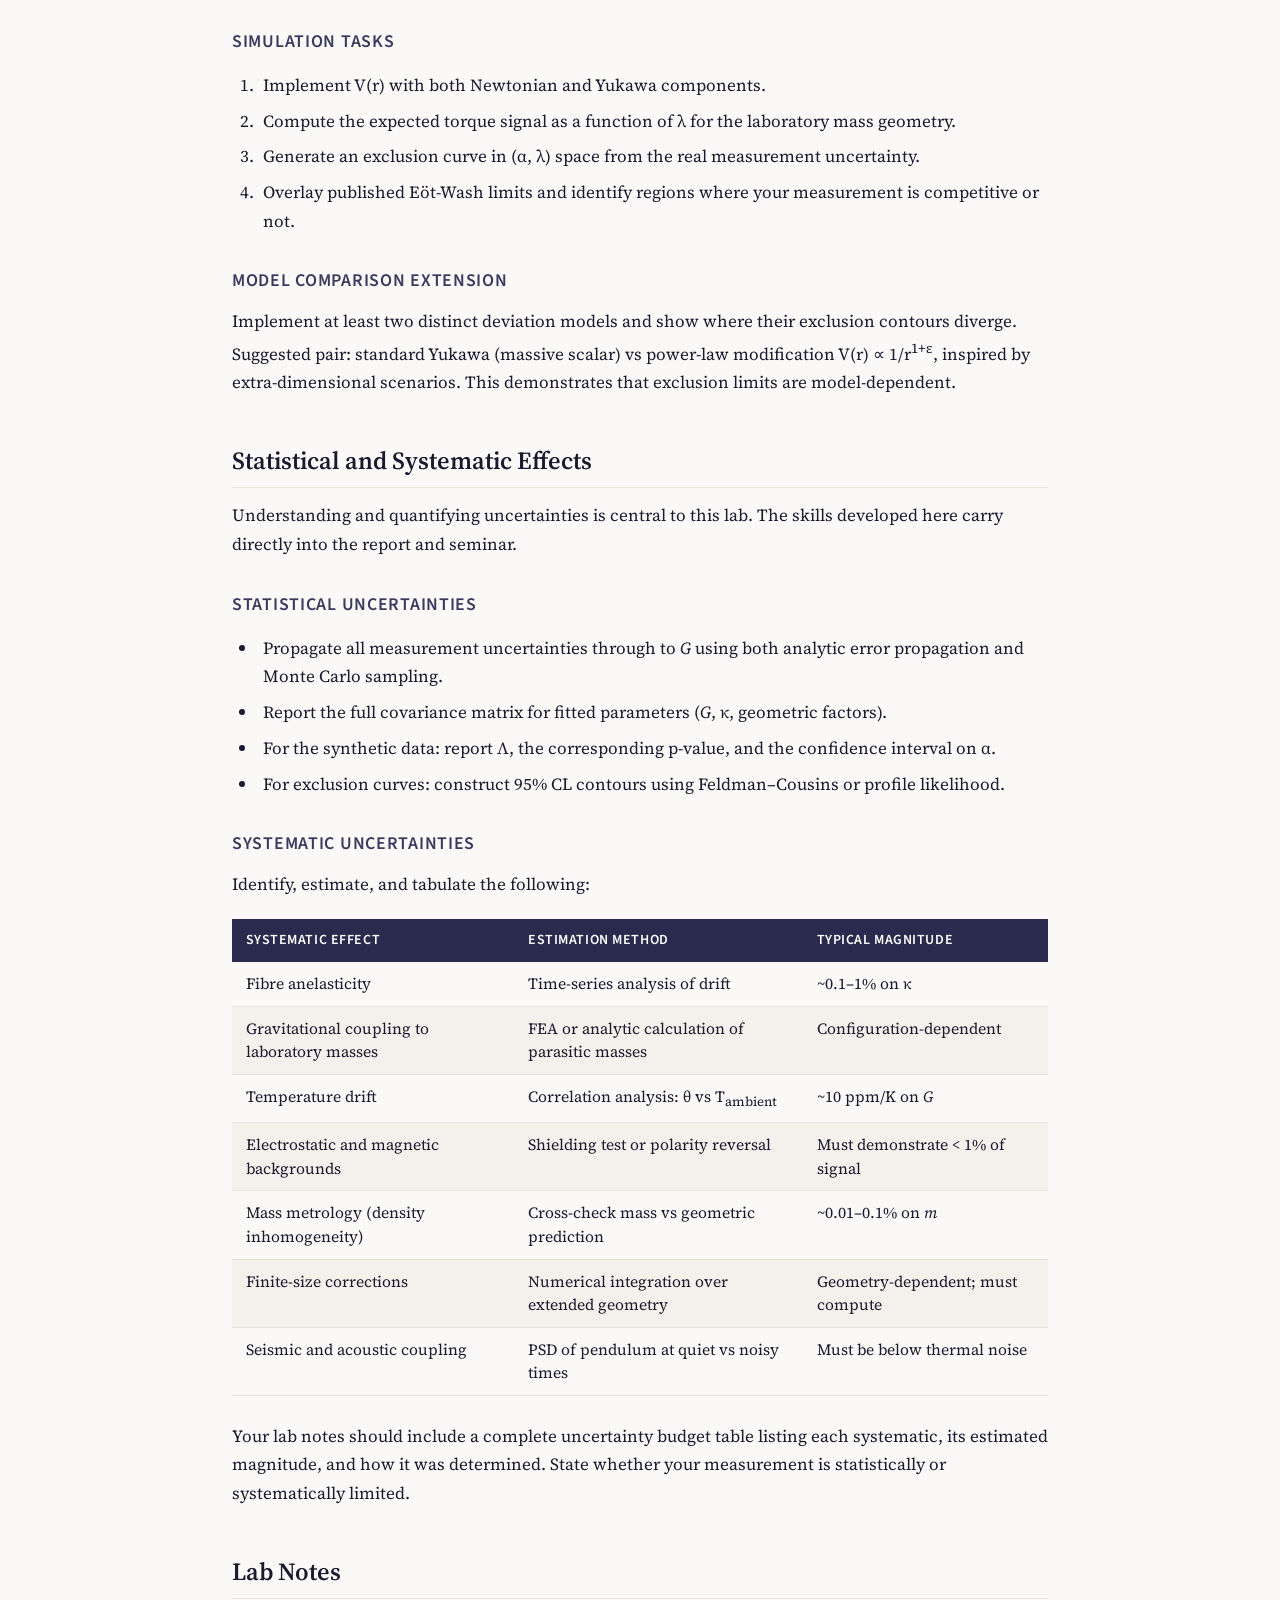
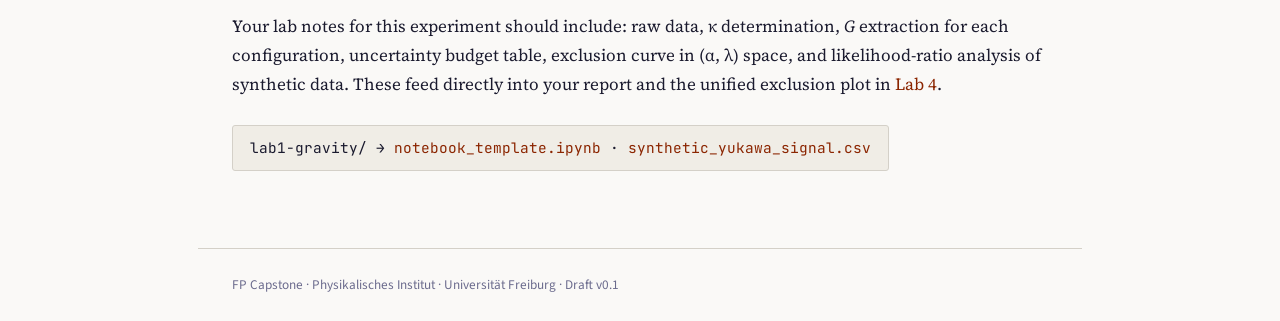
<file: lab1.html>
<!DOCTYPE html>
<html lang="en">
<head>
<meta charset="UTF-8">
<meta name="viewport" content="width=device-width, initial-scale=1.0">
<title>Lab 1: Gravitational Constant — FP Capstone</title>
<link rel="stylesheet" href="style.css">
</head>
<body>
<nav>
  <div class="nav-inner">
    <a href="index.html" class="nav-home">FP Capstone</a>
    <div class="nav-links">
      <a href="index.html">Overview</a>
      <a href="framework.html">Framework</a>
      <a href="lab1.html" class="active">Lab 1: Gravity</a>
      <a href="lab2.html">Lab 2: Positronium</a>
      <a href="lab3.html">Lab 3: Z&#x2070;</a>
      <a href="lab4.html">Lab 4: Synthesis</a>
    </div>
  </div>
</nav>
<main>
  <div class="page-header">
    <h1>Lab 1: The Gravitational Constant and Yukawa Deviations<span class="subtitle">Static limit of the mediator propagator</span></h1>
    <div class="meta"><span>Mode: Experimental + Numerical</span><span>Regime: |q| &#x226A; m<sub>&#x3D5;</sub></span></div>
    <div class="endorsement">Learning phase &#x2014; formative feedback only</div>
  </div>

  <h2>Learning Objectives</h2>
  <ol>
    <li>Derive the torsion-balance sensitivity function from first principles.</li>
    <li>Measure the torsion constant and extract <em>G</em> with a complete uncertainty budget.</li>
    <li>Implement a Yukawa-modified gravitational potential in simulation.</li>
    <li>Perform two-model comparison (Newton vs Newton+Yukawa) using likelihood-ratio methods.</li>
    <li>Translate exclusion limits in (&#x3B1;, &#x3BB;) space into mediator-mass constraints.</li>
  </ol>

  <h2>Three-Step Protocol</h2>
  <table>
    <thead><tr><th>Step</th><th>For this lab</th></tr></thead>
    <tbody>
      <tr><td><strong>Entrance Session</strong></td><td>Present the torsion-balance physics, the Yukawa modification, and the connection to mediator mass. Explain what you will measure, why, and how. Be prepared to derive &#x3C4;<sub>grav</sub> for the mass geometry.</td></tr>
      <tr><td><strong>Active Lab</strong></td><td>Measure &#x3BA; and extract <em>G</em>. Run in-lab estimates to catch systematic problems early. Record everything in your lab notes. Begin the numerical simulation alongside data-taking.</td></tr>
      <tr><td><strong>Findings Session</strong></td><td>Present your extracted <em>G</em> with uncertainties, the systematic budget, the exclusion curve, and the likelihood-ratio result from the synthetic data. Discuss what worked, what didn&#x2019;t, and what remains unresolved.</td></tr>
    </tbody>
  </table>

  <h2>Background</h2>
  <h3>The Torsion Balance</h3>
  <p>The torsion balance measures the gravitational torque between test masses and source masses suspended from a thin fibre. The equilibrium deflection angle &#x3B8; relates to the gravitational constant through:</p>
  <div class="equation">&#x3B8; = &#x3C4;<sub>grav</sub> / &#x3BA;</div>
  <p>where &#x3BA; is the torsion constant and &#x3C4;<sub>grav</sub> depends on <em>G</em>, the mass geometry, and the separation distance. You must derive &#x3C4;<sub>grav</sub> for the specific mass configuration in the laboratory, accounting for finite-size corrections.</p>

  <h3>The Yukawa Modification</h3>
  <p>A massive scalar mediator modifies the Newtonian potential:</p>
  <div class="equation">V(r) = &#x2212;(G m&#x2081; m&#x2082; / r) [1 + &#x3B1; exp(&#x2212;r/&#x3BB;)]</div>
  <p>where &#x3BB; = &#x210F;/(m<sub>&#x3D5;</sub>c) is the Compton wavelength and &#x3B1; characterises the coupling strength relative to gravity. This follows directly from Fourier-transforming the static-limit propagator (see <a href="framework.html">Framework, &#xA7;2</a>). Deriving this connection is your <strong>first quantitative exercise</strong>.</p>
  <div class="box box-guardian">
    <div class="box-label">Important</div>
    <p style="margin-bottom:0">The Yukawa form is one specific phenomenological parametrisation. Different BSM scenarios (ADD extra dimensions, chameleon fields, massive graviton theories) predict different functional forms. Treat V(r) as a working tool for setting constraints &#x2014; not as a fundamental law. The model-comparison extension below requires you to confront this directly.</p>
  </div>

  <h3>Connecting to High-Energy Scales</h3>
  <p>The length scale &#x3BB; corresponds to a mediator mass via m<sub>&#x3D5;</sub> = &#x210F;/(&#x3BB;c). Representative values:</p>
  <table>
    <thead><tr><th>Compton wavelength &#x3BB;</th><th>Mediator mass m<sub>&#x3D5;</sub></th><th>Status</th></tr></thead>
    <tbody>
      <tr><td>1 mm</td><td>&#x2248; 0.2 meV</td><td>Constrained by E&#xF6;t-Wash</td></tr>
      <tr><td>10 &#x3BC;m</td><td>&#x2248; 20 meV</td><td>Near current frontier</td></tr>
      <tr><td>1 &#x3BC;m</td><td>&#x2248; 0.2 eV</td><td>Weakly constrained</td></tr>
    </tbody>
  </table>
  <p style="font-size:0.9rem; color:var(--ink-muted);"><em>Representative published limits &#x2014; verify current values before your report.</em></p>

  <h2>Experimental Programme</h2>
  <h3>Measurements</h3>
  <ol>
    <li>Determine the torsion constant &#x3BA; by measuring the free oscillation period of the pendulum.</li>
    <li>Record the equilibrium deflection for at least three distinct source-mass configurations.</li>
    <li>Extract <em>G</em> from each configuration independently.</li>
    <li>Identify and quantify at least five systematic effects (see below).</li>
  </ol>

  <h3>Synthetic Data Exercise: Discovery vs Exclusion</h3>
  <p>In addition to your real measurement, you receive a synthetic dataset with an embedded Yukawa signal at &#x3BB; = 0.1 m and &#x3B1; = 10&#x207B;&#x2074; &#x2014; below current published limits but above laboratory noise. You should:</p>
  <ol>
    <li>Fit the synthetic data under two hypotheses: pure Newton and Newton+Yukawa.</li>
    <li>Compute the likelihood ratio &#x39B; = L(Newton) / L(Newton+Yukawa).</li>
    <li>Determine whether the data prefer the extended model at &#x2265; 2&#x3C3; significance.</li>
    <li>Extract best-fit &#x3B1; and &#x3BB; with uncertainties, and discuss degeneracy between <em>G</em> and &#x3B1;.</li>
  </ol>
  <div class="box box-note">
    <div class="box-label">Why this matters</div>
    <p style="margin-bottom:0">If you only perform null-result exclusion analyses, you learn only half of precision physics. The synthetic discovery exercise forces engagement with model selection, parameter degeneracy, and the difference between setting limits and claiming a signal.</p>
  </div>

  <h2>Numerical Programme</h2>
  <h3>Simulation Tasks</h3>
  <ol>
    <li>Implement V(r) with both Newtonian and Yukawa components.</li>
    <li>Compute the expected torque signal as a function of &#x3BB; for the laboratory mass geometry.</li>
    <li>Generate an exclusion curve in (&#x3B1;, &#x3BB;) space from the real measurement uncertainty.</li>
    <li>Overlay published E&#xF6;t-Wash limits and identify regions where your measurement is competitive or not.</li>
  </ol>
  <h3>Model Comparison Extension</h3>
  <p>Implement at least two distinct deviation models and show where their exclusion contours diverge. Suggested pair: standard Yukawa (massive scalar) vs power-law modification V(r) &#x221D; 1/r<sup>1+&#x3B5;</sup>, inspired by extra-dimensional scenarios. This demonstrates that exclusion limits are model-dependent.</p>

  <h2>Statistical and Systematic Effects</h2>
  <p>Understanding and quantifying uncertainties is central to this lab. The skills developed here carry directly into the report and seminar.</p>
  <h3>Statistical Uncertainties</h3>
  <ul>
    <li>Propagate all measurement uncertainties through to <em>G</em> using both analytic error propagation and Monte Carlo sampling.</li>
    <li>Report the full covariance matrix for fitted parameters (<em>G</em>, &#x3BA;, geometric factors).</li>
    <li>For the synthetic data: report &#x39B;, the corresponding p-value, and the confidence interval on &#x3B1;.</li>
    <li>For exclusion curves: construct 95% CL contours using Feldman&#x2013;Cousins or profile likelihood.</li>
  </ul>
  <h3>Systematic Uncertainties</h3>
  <p>Identify, estimate, and tabulate the following:</p>
  <table>
    <thead><tr><th>Systematic Effect</th><th>Estimation Method</th><th>Typical Magnitude</th></tr></thead>
    <tbody>
      <tr><td>Fibre anelasticity</td><td>Time-series analysis of drift</td><td>~0.1&#x2013;1% on &#x3BA;</td></tr>
      <tr><td>Gravitational coupling to laboratory masses</td><td>FEA or analytic calculation of parasitic masses</td><td>Configuration-dependent</td></tr>
      <tr><td>Temperature drift</td><td>Correlation analysis: &#x3B8; vs T<sub>ambient</sub></td><td>~10 ppm/K on <em>G</em></td></tr>
      <tr><td>Electrostatic and magnetic backgrounds</td><td>Shielding test or polarity reversal</td><td>Must demonstrate &lt; 1% of signal</td></tr>
      <tr><td>Mass metrology (density inhomogeneity)</td><td>Cross-check mass vs geometric prediction</td><td>~0.01&#x2013;0.1% on <em>m</em></td></tr>
      <tr><td>Finite-size corrections</td><td>Numerical integration over extended geometry</td><td>Geometry-dependent; must compute</td></tr>
      <tr><td>Seismic and acoustic coupling</td><td>PSD of pendulum at quiet vs noisy times</td><td>Must be below thermal noise</td></tr>
    </tbody>
  </table>
  <p>Your lab notes should include a complete uncertainty budget table listing each systematic, its estimated magnitude, and how it was determined. State whether your measurement is statistically or systematically limited.</p>

  <h2>Lab Notes</h2>
  <p>Your lab notes for this experiment should include: raw data, &#x3BA; determination, <em>G</em> extraction for each configuration, uncertainty budget table, exclusion curve in (&#x3B1;, &#x3BB;) space, and likelihood-ratio analysis of synthetic data. These feed directly into your report and the unified exclusion plot in <a href="lab4.html">Lab 4</a>.</p>
  <div class="repo-link">lab1-gravity/ &#x2192; <a href="#">notebook_template.ipynb</a> &#xB7; <a href="#">synthetic_yukawa_signal.csv</a></div>
</main>
<footer><a href="index.html">FP Capstone</a> &#xB7; Physikalisches Institut &#xB7; Universit&#xE4;t Freiburg &#xB7; Draft v0.1</footer>
</body>
</html>
</file>
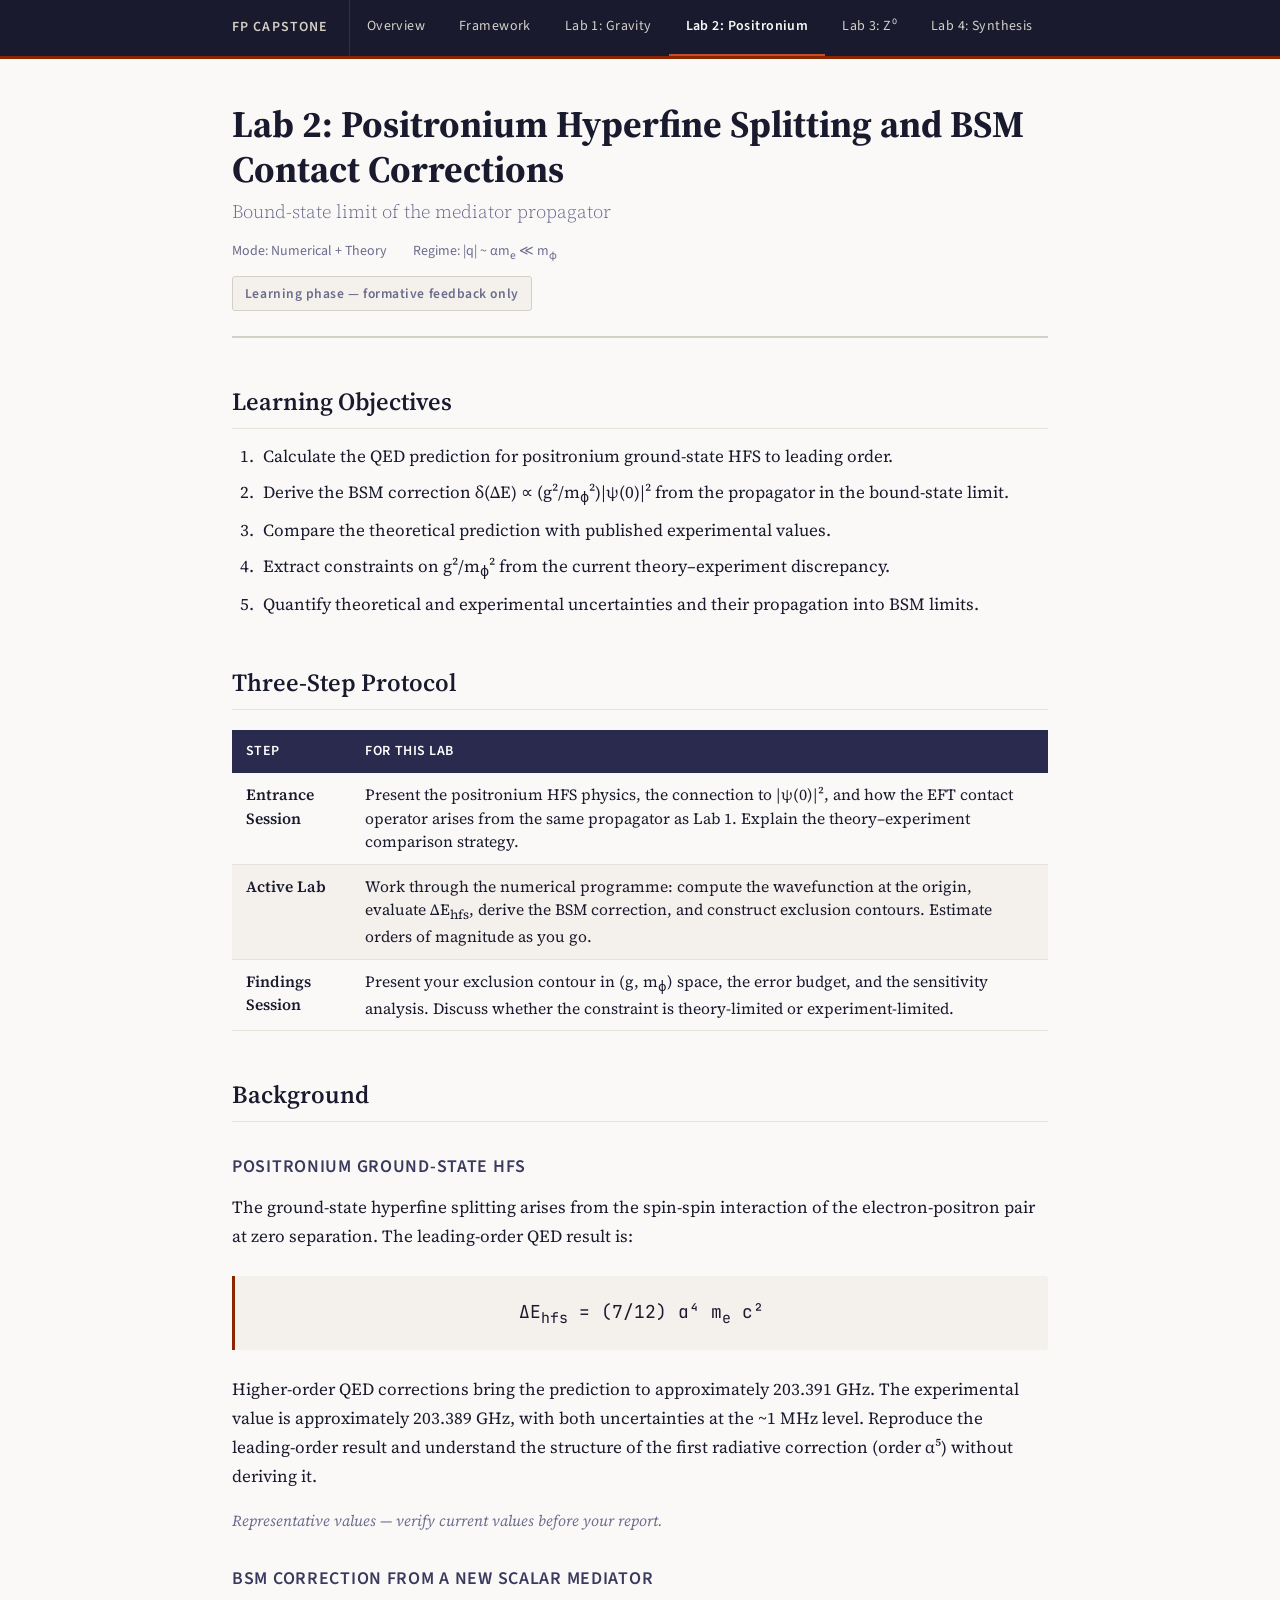
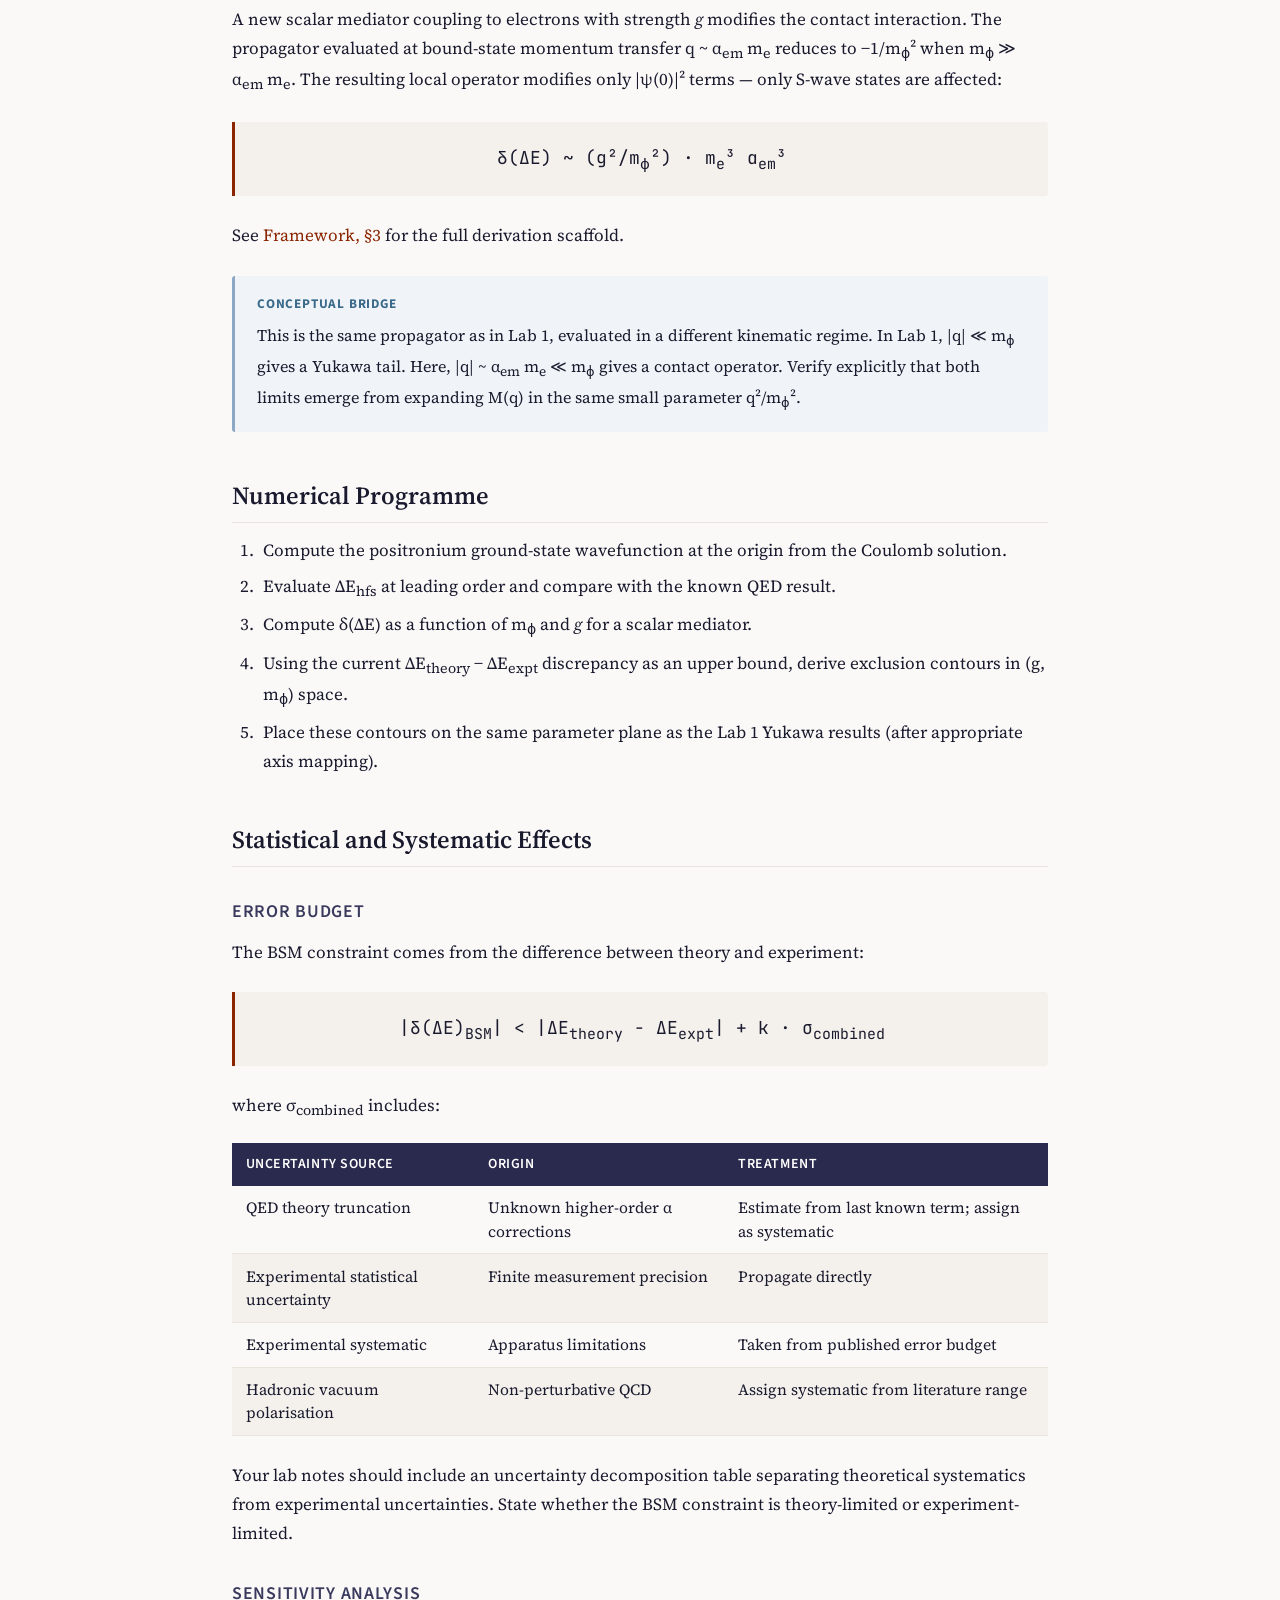
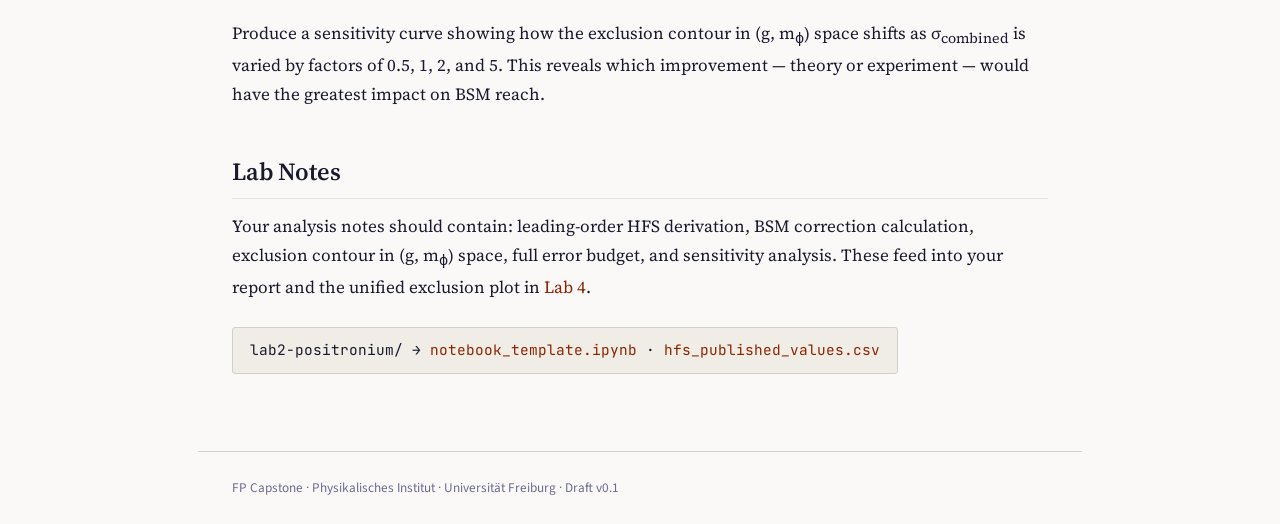
<file: lab2.html>
<!DOCTYPE html>
<html lang="en">
<head>
<meta charset="UTF-8">
<meta name="viewport" content="width=device-width, initial-scale=1.0">
<title>Lab 2: Positronium HFS — FP Capstone</title>
<link rel="stylesheet" href="style.css">
</head>
<body>
<nav>
  <div class="nav-inner">
    <a href="index.html" class="nav-home">FP Capstone</a>
    <div class="nav-links">
      <a href="index.html">Overview</a>
      <a href="framework.html">Framework</a>
      <a href="lab1.html">Lab 1: Gravity</a>
      <a href="lab2.html" class="active">Lab 2: Positronium</a>
      <a href="lab3.html">Lab 3: Z&#x2070;</a>
      <a href="lab4.html">Lab 4: Synthesis</a>
    </div>
  </div>
</nav>
<main>
  <div class="page-header">
    <h1>Lab 2: Positronium Hyperfine Splitting and BSM Contact Corrections<span class="subtitle">Bound-state limit of the mediator propagator</span></h1>
    <div class="meta"><span>Mode: Numerical + Theory</span><span>Regime: |q| ~ &#x3B1;m<sub>e</sub> &#x226A; m<sub>&#x3D5;</sub></span></div>
    <div class="endorsement">Learning phase &#x2014; formative feedback only</div>
  </div>

  <h2>Learning Objectives</h2>
  <ol>
    <li>Calculate the QED prediction for positronium ground-state HFS to leading order.</li>
    <li>Derive the BSM correction &#x3B4;(&#x394;E) &#x221D; (g&#xB2;/m<sub>&#x3D5;</sub>&#xB2;)|&#x3C8;(0)|&#xB2; from the propagator in the bound-state limit.</li>
    <li>Compare the theoretical prediction with published experimental values.</li>
    <li>Extract constraints on g&#xB2;/m<sub>&#x3D5;</sub>&#xB2; from the current theory&#x2013;experiment discrepancy.</li>
    <li>Quantify theoretical and experimental uncertainties and their propagation into BSM limits.</li>
  </ol>

  <h2>Three-Step Protocol</h2>
  <table>
    <thead><tr><th>Step</th><th>For this lab</th></tr></thead>
    <tbody>
      <tr><td><strong>Entrance Session</strong></td><td>Present the positronium HFS physics, the connection to |&#x3C8;(0)|&#xB2;, and how the EFT contact operator arises from the same propagator as Lab 1. Explain the theory&#x2013;experiment comparison strategy.</td></tr>
      <tr><td><strong>Active Lab</strong></td><td>Work through the numerical programme: compute the wavefunction at the origin, evaluate &#x394;E<sub>hfs</sub>, derive the BSM correction, and construct exclusion contours. Estimate orders of magnitude as you go.</td></tr>
      <tr><td><strong>Findings Session</strong></td><td>Present your exclusion contour in (g, m<sub>&#x3D5;</sub>) space, the error budget, and the sensitivity analysis. Discuss whether the constraint is theory-limited or experiment-limited.</td></tr>
    </tbody>
  </table>

  <h2>Background</h2>
  <h3>Positronium Ground-State HFS</h3>
  <p>The ground-state hyperfine splitting arises from the spin-spin interaction of the electron-positron pair at zero separation. The leading-order QED result is:</p>
  <div class="equation">&#x394;E<sub>hfs</sub> = (7/12) &#x3B1;&#x2074; m<sub>e</sub> c&#xB2;</div>
  <p>Higher-order QED corrections bring the prediction to approximately 203.391 GHz. The experimental value is approximately 203.389 GHz, with both uncertainties at the ~1 MHz level. Reproduce the leading-order result and understand the structure of the first radiative correction (order &#x3B1;&#x2075;) without deriving it.</p>
  <p style="font-size:0.9rem; color:var(--ink-muted);"><em>Representative values &#x2014; verify current values before your report.</em></p>

  <h3>BSM Correction from a New Scalar Mediator</h3>
  <p>A new scalar mediator coupling to electrons with strength <em>g</em> modifies the contact interaction. The propagator evaluated at bound-state momentum transfer q ~ &#x3B1;<sub>em</sub> m<sub>e</sub> reduces to &#x2212;1/m<sub>&#x3D5;</sub>&#xB2; when m<sub>&#x3D5;</sub> &#x226B; &#x3B1;<sub>em</sub> m<sub>e</sub>. The resulting local operator modifies only |&#x3C8;(0)|&#xB2; terms &#x2014; only S-wave states are affected:</p>
  <div class="equation">&#x3B4;(&#x394;E) ~ (g&#xB2;/m<sub>&#x3D5;</sub>&#xB2;) &#xB7; m<sub>e</sub>&#xB3; &#x3B1;<sub>em</sub>&#xB3;</div>
  <p>See <a href="framework.html">Framework, &#xA7;3</a> for the full derivation scaffold.</p>
  <div class="box box-note">
    <div class="box-label">Conceptual bridge</div>
    <p style="margin-bottom:0">This is the same propagator as in Lab 1, evaluated in a different kinematic regime. In Lab 1, |q| &#x226A; m<sub>&#x3D5;</sub> gives a Yukawa tail. Here, |q| ~ &#x3B1;<sub>em</sub> m<sub>e</sub> &#x226A; m<sub>&#x3D5;</sub> gives a contact operator. Verify explicitly that both limits emerge from expanding M(q) in the same small parameter q&#xB2;/m<sub>&#x3D5;</sub>&#xB2;.</p>
  </div>

  <h2>Numerical Programme</h2>
  <ol>
    <li>Compute the positronium ground-state wavefunction at the origin from the Coulomb solution.</li>
    <li>Evaluate &#x394;E<sub>hfs</sub> at leading order and compare with the known QED result.</li>
    <li>Compute &#x3B4;(&#x394;E) as a function of m<sub>&#x3D5;</sub> and <em>g</em> for a scalar mediator.</li>
    <li>Using the current &#x394;E<sub>theory</sub> &#x2212; &#x394;E<sub>expt</sub> discrepancy as an upper bound, derive exclusion contours in (g, m<sub>&#x3D5;</sub>) space.</li>
    <li>Place these contours on the same parameter plane as the Lab 1 Yukawa results (after appropriate axis mapping).</li>
  </ol>

  <h2>Statistical and Systematic Effects</h2>
  <h3>Error Budget</h3>
  <p>The BSM constraint comes from the difference between theory and experiment:</p>
  <div class="equation">|&#x3B4;(&#x394;E)<sub>BSM</sub>| &lt; |&#x394;E<sub>theory</sub> &#x2212; &#x394;E<sub>expt</sub>| + k &#xB7; &#x3C3;<sub>combined</sub></div>
  <p>where &#x3C3;<sub>combined</sub> includes:</p>
  <table>
    <thead><tr><th>Uncertainty Source</th><th>Origin</th><th>Treatment</th></tr></thead>
    <tbody>
      <tr><td>QED theory truncation</td><td>Unknown higher-order &#x3B1; corrections</td><td>Estimate from last known term; assign as systematic</td></tr>
      <tr><td>Experimental statistical uncertainty</td><td>Finite measurement precision</td><td>Propagate directly</td></tr>
      <tr><td>Experimental systematic</td><td>Apparatus limitations</td><td>Taken from published error budget</td></tr>
      <tr><td>Hadronic vacuum polarisation</td><td>Non-perturbative QCD</td><td>Assign systematic from literature range</td></tr>
    </tbody>
  </table>
  <p>Your lab notes should include an uncertainty decomposition table separating theoretical systematics from experimental uncertainties. State whether the BSM constraint is theory-limited or experiment-limited.</p>

  <h3>Sensitivity Analysis</h3>
  <p>Produce a sensitivity curve showing how the exclusion contour in (g, m<sub>&#x3D5;</sub>) space shifts as &#x3C3;<sub>combined</sub> is varied by factors of 0.5, 1, 2, and 5. This reveals which improvement &#x2014; theory or experiment &#x2014; would have the greatest impact on BSM reach.</p>

  <h2>Lab Notes</h2>
  <p>Your analysis notes should contain: leading-order HFS derivation, BSM correction calculation, exclusion contour in (g, m<sub>&#x3D5;</sub>) space, full error budget, and sensitivity analysis. These feed into your report and the unified exclusion plot in <a href="lab4.html">Lab 4</a>.</p>
  <div class="repo-link">lab2-positronium/ &#x2192; <a href="#">notebook_template.ipynb</a> &#xB7; <a href="#">hfs_published_values.csv</a></div>
</main>
<footer><a href="index.html">FP Capstone</a> &#xB7; Physikalisches Institut &#xB7; Universit&#xE4;t Freiburg &#xB7; Draft v0.1</footer>
</body>
</html>
</file>
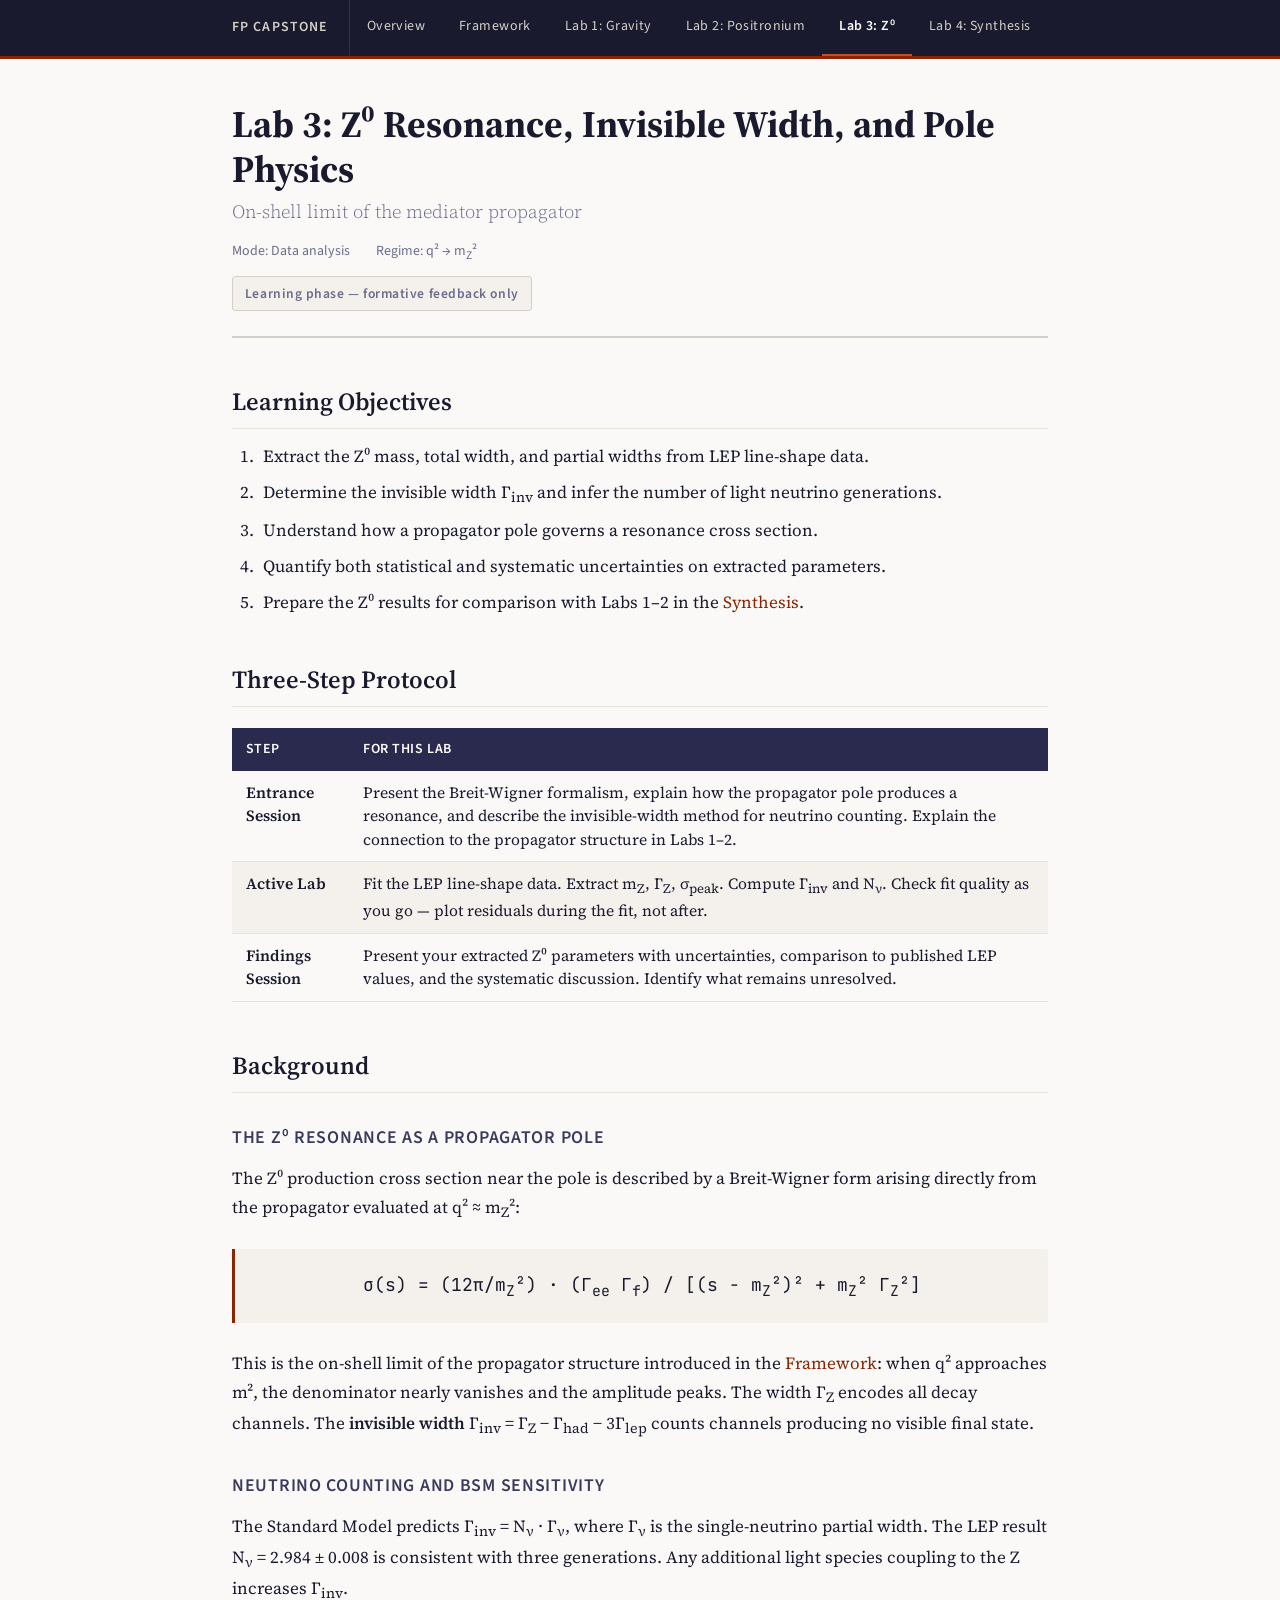
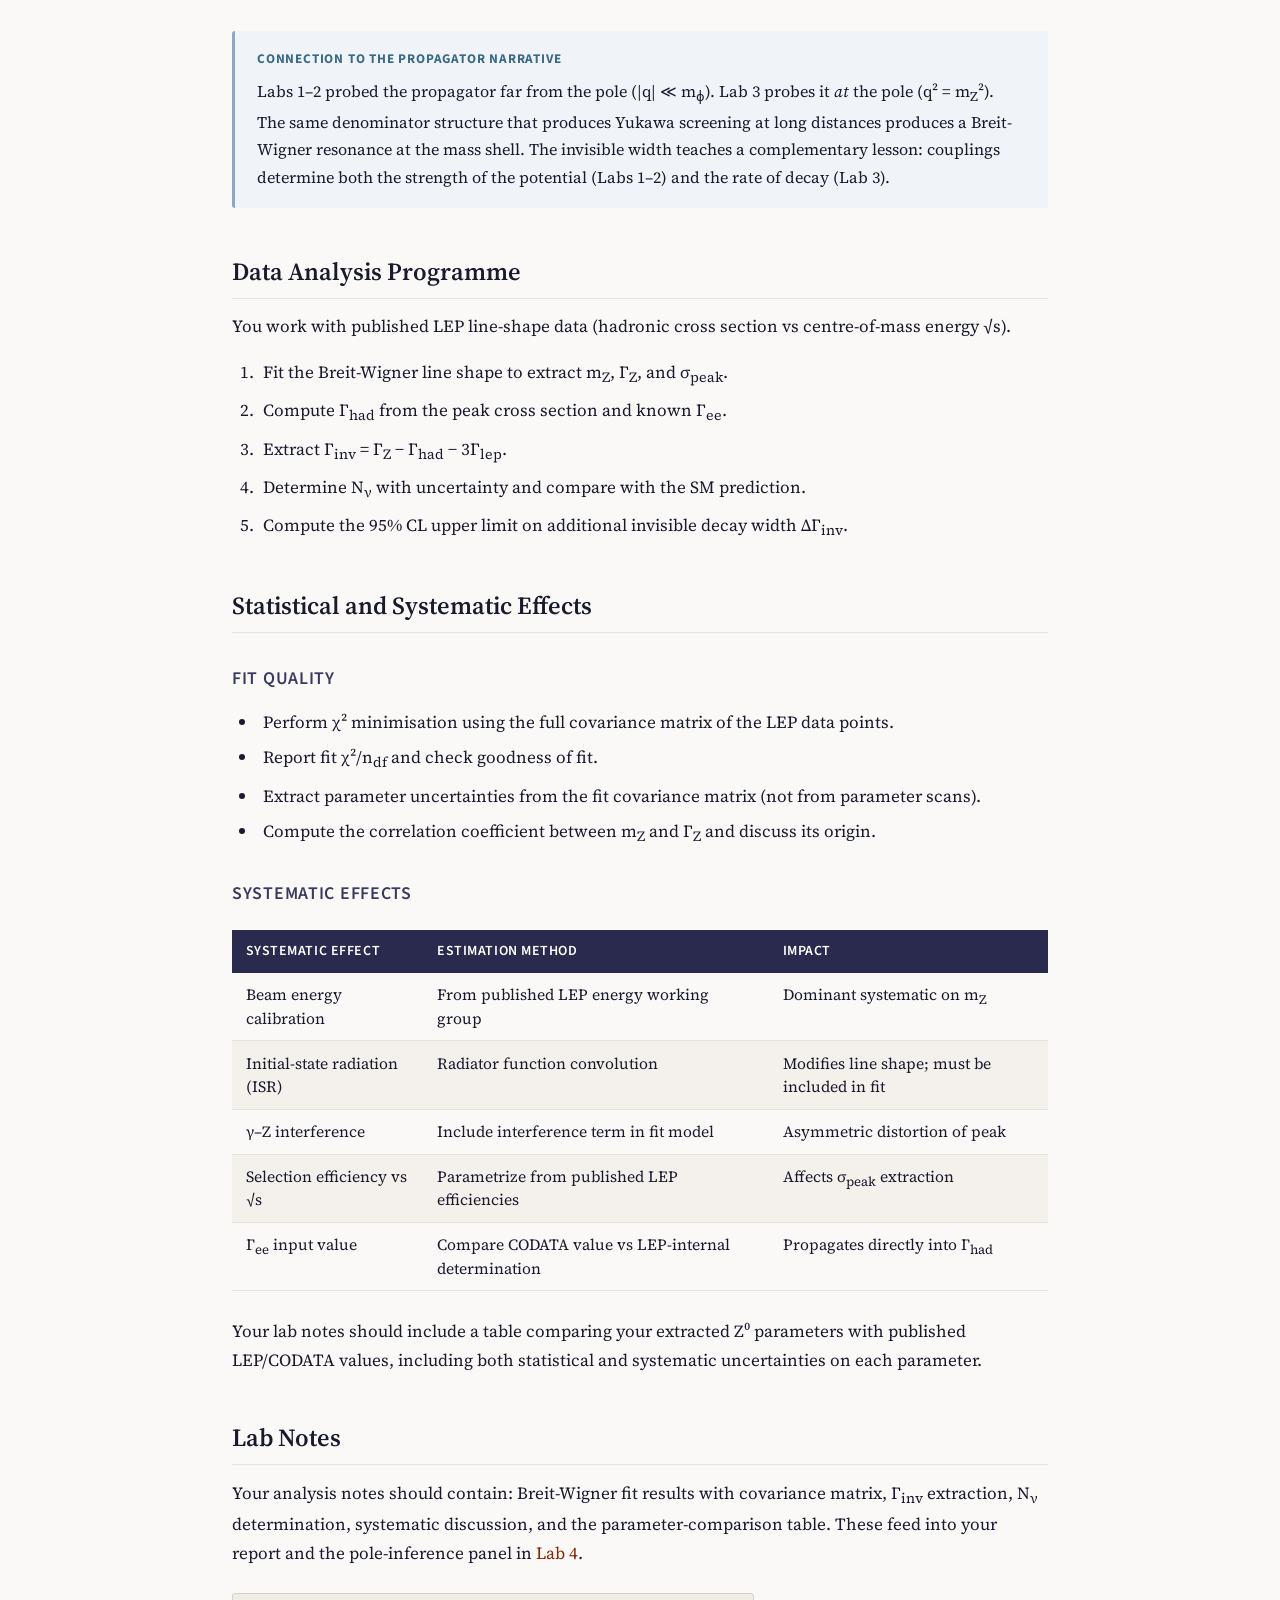
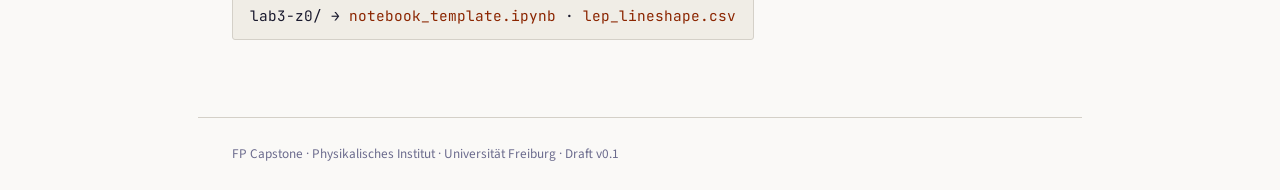
<file: lab3.html>
<!DOCTYPE html>
<html lang="en">
<head>
<meta charset="UTF-8">
<meta name="viewport" content="width=device-width, initial-scale=1.0">
<title>Lab 3: Z&#x2070; Resonance — FP Capstone</title>
<link rel="stylesheet" href="style.css">
</head>
<body>
<nav>
  <div class="nav-inner">
    <a href="index.html" class="nav-home">FP Capstone</a>
    <div class="nav-links">
      <a href="index.html">Overview</a>
      <a href="framework.html">Framework</a>
      <a href="lab1.html">Lab 1: Gravity</a>
      <a href="lab2.html">Lab 2: Positronium</a>
      <a href="lab3.html" class="active">Lab 3: Z&#x2070;</a>
      <a href="lab4.html">Lab 4: Synthesis</a>
    </div>
  </div>
</nav>
<main>
  <div class="page-header">
    <h1>Lab 3: Z&#x2070; Resonance, Invisible Width, and Pole Physics<span class="subtitle">On-shell limit of the mediator propagator</span></h1>
    <div class="meta"><span>Mode: Data analysis</span><span>Regime: q&#xB2; &#x2192; m<sub>Z</sub>&#xB2;</span></div>
    <div class="endorsement">Learning phase &#x2014; formative feedback only</div>
  </div>

  <h2>Learning Objectives</h2>
  <ol>
    <li>Extract the Z&#x2070; mass, total width, and partial widths from LEP line-shape data.</li>
    <li>Determine the invisible width &#x393;<sub>inv</sub> and infer the number of light neutrino generations.</li>
    <li>Understand how a propagator pole governs a resonance cross section.</li>
    <li>Quantify both statistical and systematic uncertainties on extracted parameters.</li>
    <li>Prepare the Z&#x2070; results for comparison with Labs 1&#x2013;2 in the <a href="lab4.html">Synthesis</a>.</li>
  </ol>

  <h2>Three-Step Protocol</h2>
  <table>
    <thead><tr><th>Step</th><th>For this lab</th></tr></thead>
    <tbody>
      <tr><td><strong>Entrance Session</strong></td><td>Present the Breit-Wigner formalism, explain how the propagator pole produces a resonance, and describe the invisible-width method for neutrino counting. Explain the connection to the propagator structure in Labs 1&#x2013;2.</td></tr>
      <tr><td><strong>Active Lab</strong></td><td>Fit the LEP line-shape data. Extract m<sub>Z</sub>, &#x393;<sub>Z</sub>, &#x3C3;<sub>peak</sub>. Compute &#x393;<sub>inv</sub> and N<sub>&#x3BD;</sub>. Check fit quality as you go &#x2014; plot residuals during the fit, not after.</td></tr>
      <tr><td><strong>Findings Session</strong></td><td>Present your extracted Z&#x2070; parameters with uncertainties, comparison to published LEP values, and the systematic discussion. Identify what remains unresolved.</td></tr>
    </tbody>
  </table>

  <h2>Background</h2>
  <h3>The Z&#x2070; Resonance as a Propagator Pole</h3>
  <p>The Z&#x2070; production cross section near the pole is described by a Breit-Wigner form arising directly from the propagator evaluated at q&#xB2; &#x2248; m<sub>Z</sub>&#xB2;:</p>
  <div class="equation">&#x3C3;(s) = (12&#x3C0;/m<sub>Z</sub>&#xB2;) &#xB7; (&#x393;<sub>ee</sub> &#x393;<sub>f</sub>) / [(s &#x2212; m<sub>Z</sub>&#xB2;)&#xB2; + m<sub>Z</sub>&#xB2; &#x393;<sub>Z</sub>&#xB2;]</div>
  <p>This is the on-shell limit of the propagator structure introduced in the <a href="framework.html">Framework</a>: when q&#xB2; approaches m&#xB2;, the denominator nearly vanishes and the amplitude peaks. The width &#x393;<sub>Z</sub> encodes all decay channels. The <strong>invisible width</strong> &#x393;<sub>inv</sub> = &#x393;<sub>Z</sub> &#x2212; &#x393;<sub>had</sub> &#x2212; 3&#x393;<sub>lep</sub> counts channels producing no visible final state.</p>

  <h3>Neutrino Counting and BSM Sensitivity</h3>
  <p>The Standard Model predicts &#x393;<sub>inv</sub> = N<sub>&#x3BD;</sub> &#xB7; &#x393;<sub>&#x3BD;</sub>, where &#x393;<sub>&#x3BD;</sub> is the single-neutrino partial width. The LEP result N<sub>&#x3BD;</sub> = 2.984 &#xB1; 0.008 is consistent with three generations. Any additional light species coupling to the Z increases &#x393;<sub>inv</sub>.</p>
  <div class="box box-note">
    <div class="box-label">Connection to the propagator narrative</div>
    <p style="margin-bottom:0">Labs 1&#x2013;2 probed the propagator far from the pole (|q| &#x226A; m<sub>&#x3D5;</sub>). Lab 3 probes it <em>at</em> the pole (q&#xB2; = m<sub>Z</sub>&#xB2;). The same denominator structure that produces Yukawa screening at long distances produces a Breit-Wigner resonance at the mass shell. The invisible width teaches a complementary lesson: couplings determine both the strength of the potential (Labs 1&#x2013;2) and the rate of decay (Lab 3).</p>
  </div>

  <h2>Data Analysis Programme</h2>
  <p>You work with published LEP line-shape data (hadronic cross section vs centre-of-mass energy &#x221A;s).</p>
  <ol>
    <li>Fit the Breit-Wigner line shape to extract m<sub>Z</sub>, &#x393;<sub>Z</sub>, and &#x3C3;<sub>peak</sub>.</li>
    <li>Compute &#x393;<sub>had</sub> from the peak cross section and known &#x393;<sub>ee</sub>.</li>
    <li>Extract &#x393;<sub>inv</sub> = &#x393;<sub>Z</sub> &#x2212; &#x393;<sub>had</sub> &#x2212; 3&#x393;<sub>lep</sub>.</li>
    <li>Determine N<sub>&#x3BD;</sub> with uncertainty and compare with the SM prediction.</li>
    <li>Compute the 95% CL upper limit on additional invisible decay width &#x394;&#x393;<sub>inv</sub>.</li>
  </ol>

  <h2>Statistical and Systematic Effects</h2>
  <h3>Fit Quality</h3>
  <ul>
    <li>Perform &#x3C7;&#xB2; minimisation using the full covariance matrix of the LEP data points.</li>
    <li>Report fit &#x3C7;&#xB2;/n<sub>df</sub> and check goodness of fit.</li>
    <li>Extract parameter uncertainties from the fit covariance matrix (not from parameter scans).</li>
    <li>Compute the correlation coefficient between m<sub>Z</sub> and &#x393;<sub>Z</sub> and discuss its origin.</li>
  </ul>
  <h3>Systematic Effects</h3>
  <table>
    <thead><tr><th>Systematic Effect</th><th>Estimation Method</th><th>Impact</th></tr></thead>
    <tbody>
      <tr><td>Beam energy calibration</td><td>From published LEP energy working group</td><td>Dominant systematic on m<sub>Z</sub></td></tr>
      <tr><td>Initial-state radiation (ISR)</td><td>Radiator function convolution</td><td>Modifies line shape; must be included in fit</td></tr>
      <tr><td>&#x3B3;&#x2013;Z interference</td><td>Include interference term in fit model</td><td>Asymmetric distortion of peak</td></tr>
      <tr><td>Selection efficiency vs &#x221A;s</td><td>Parametrize from published LEP efficiencies</td><td>Affects &#x3C3;<sub>peak</sub> extraction</td></tr>
      <tr><td>&#x393;<sub>ee</sub> input value</td><td>Compare CODATA value vs LEP-internal determination</td><td>Propagates directly into &#x393;<sub>had</sub></td></tr>
    </tbody>
  </table>
  <p>Your lab notes should include a table comparing your extracted Z&#x2070; parameters with published LEP/CODATA values, including both statistical and systematic uncertainties on each parameter.</p>

  <h2>Lab Notes</h2>
  <p>Your analysis notes should contain: Breit-Wigner fit results with covariance matrix, &#x393;<sub>inv</sub> extraction, N<sub>&#x3BD;</sub> determination, systematic discussion, and the parameter-comparison table. These feed into your report and the pole-inference panel in <a href="lab4.html">Lab 4</a>.</p>
  <div class="repo-link">lab3-z0/ &#x2192; <a href="#">notebook_template.ipynb</a> &#xB7; <a href="#">lep_lineshape.csv</a></div>
</main>
<footer><a href="index.html">FP Capstone</a> &#xB7; Physikalisches Institut &#xB7; Universit&#xE4;t Freiburg &#xB7; Draft v0.1</footer>
</body>
</html>
</file>
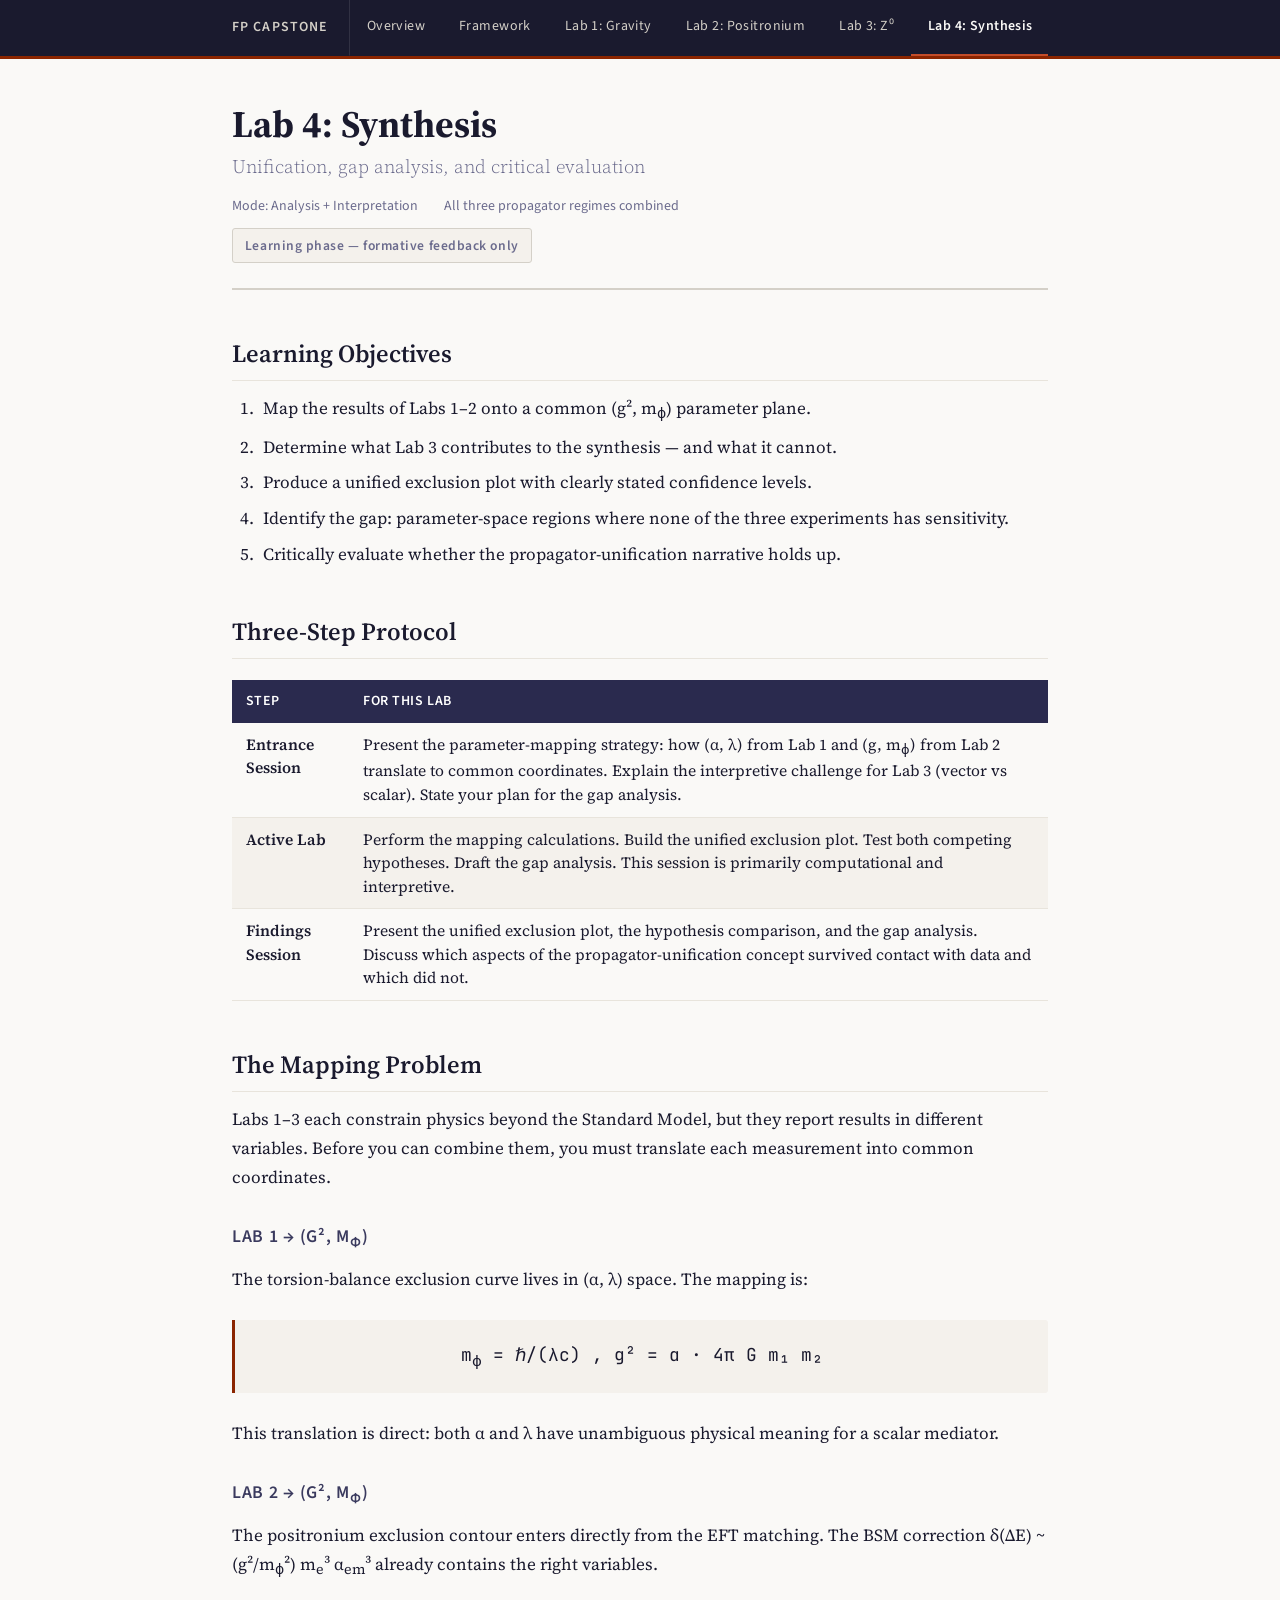
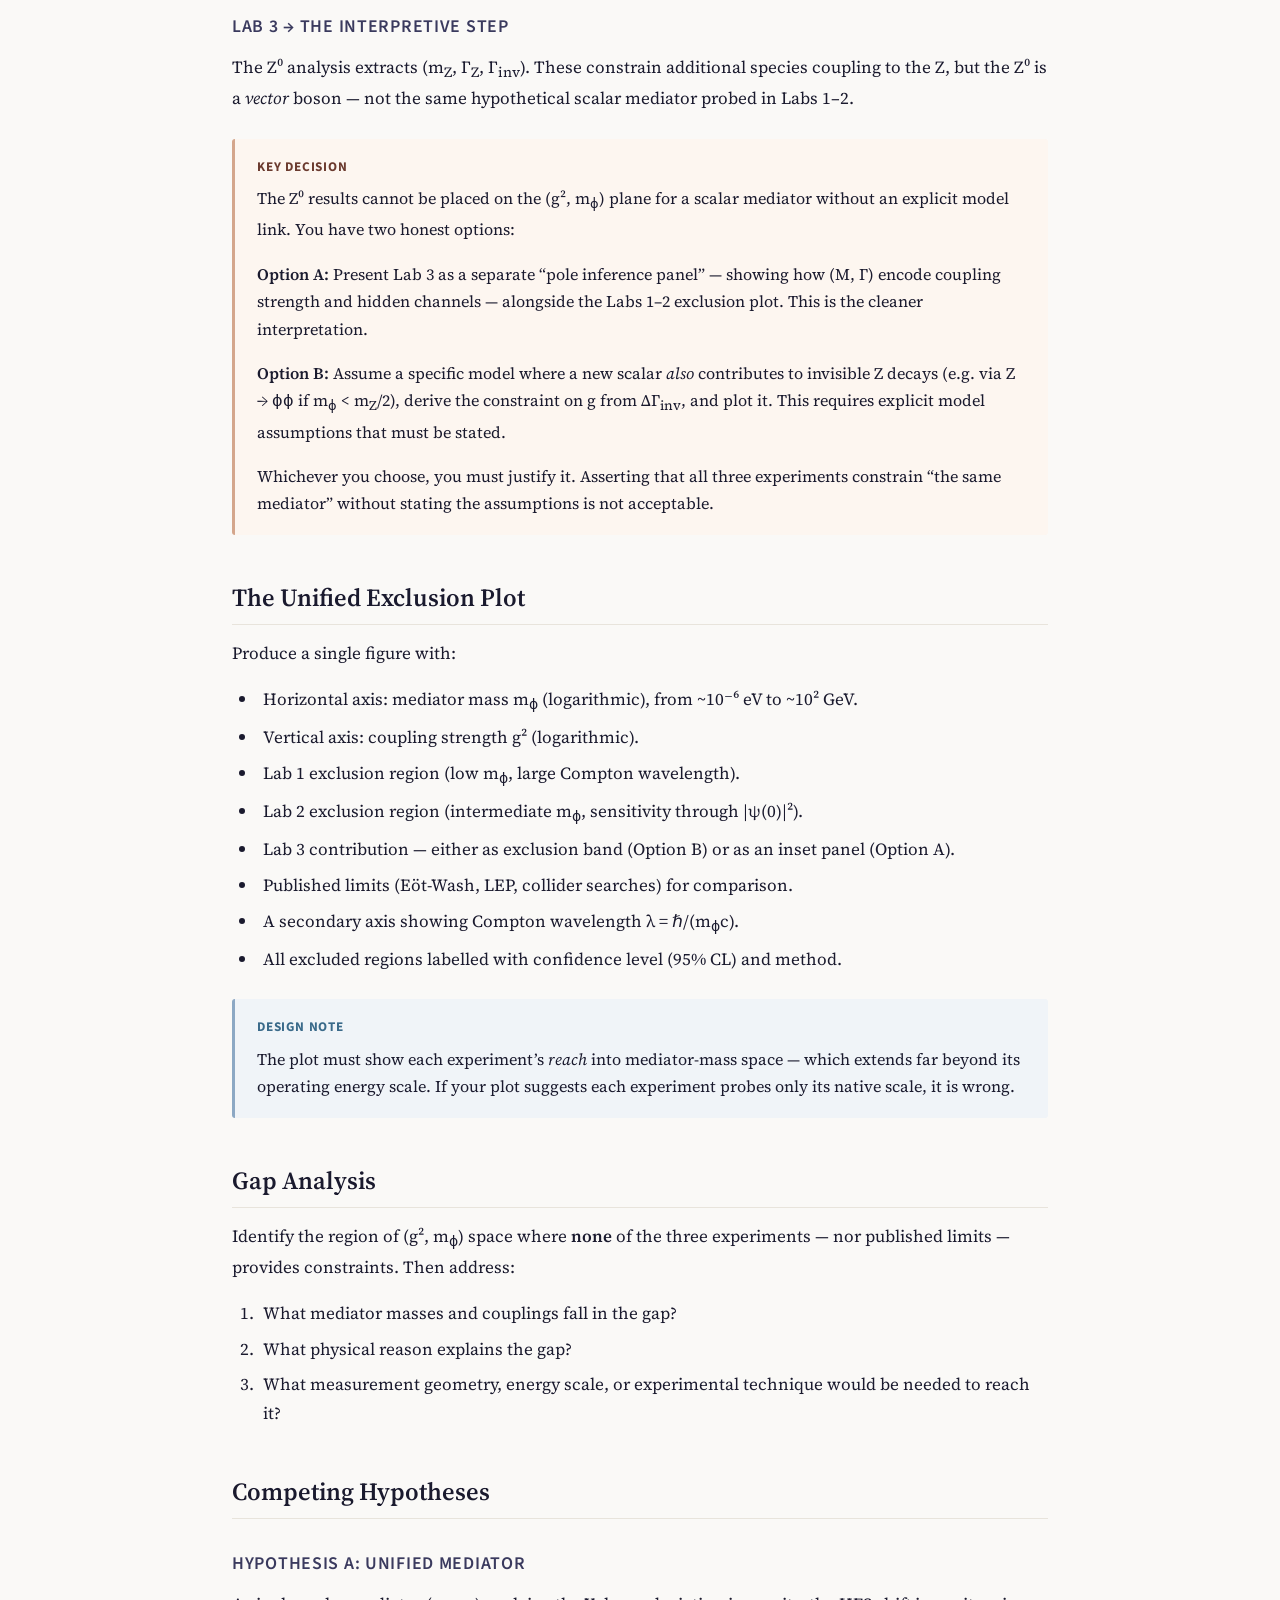
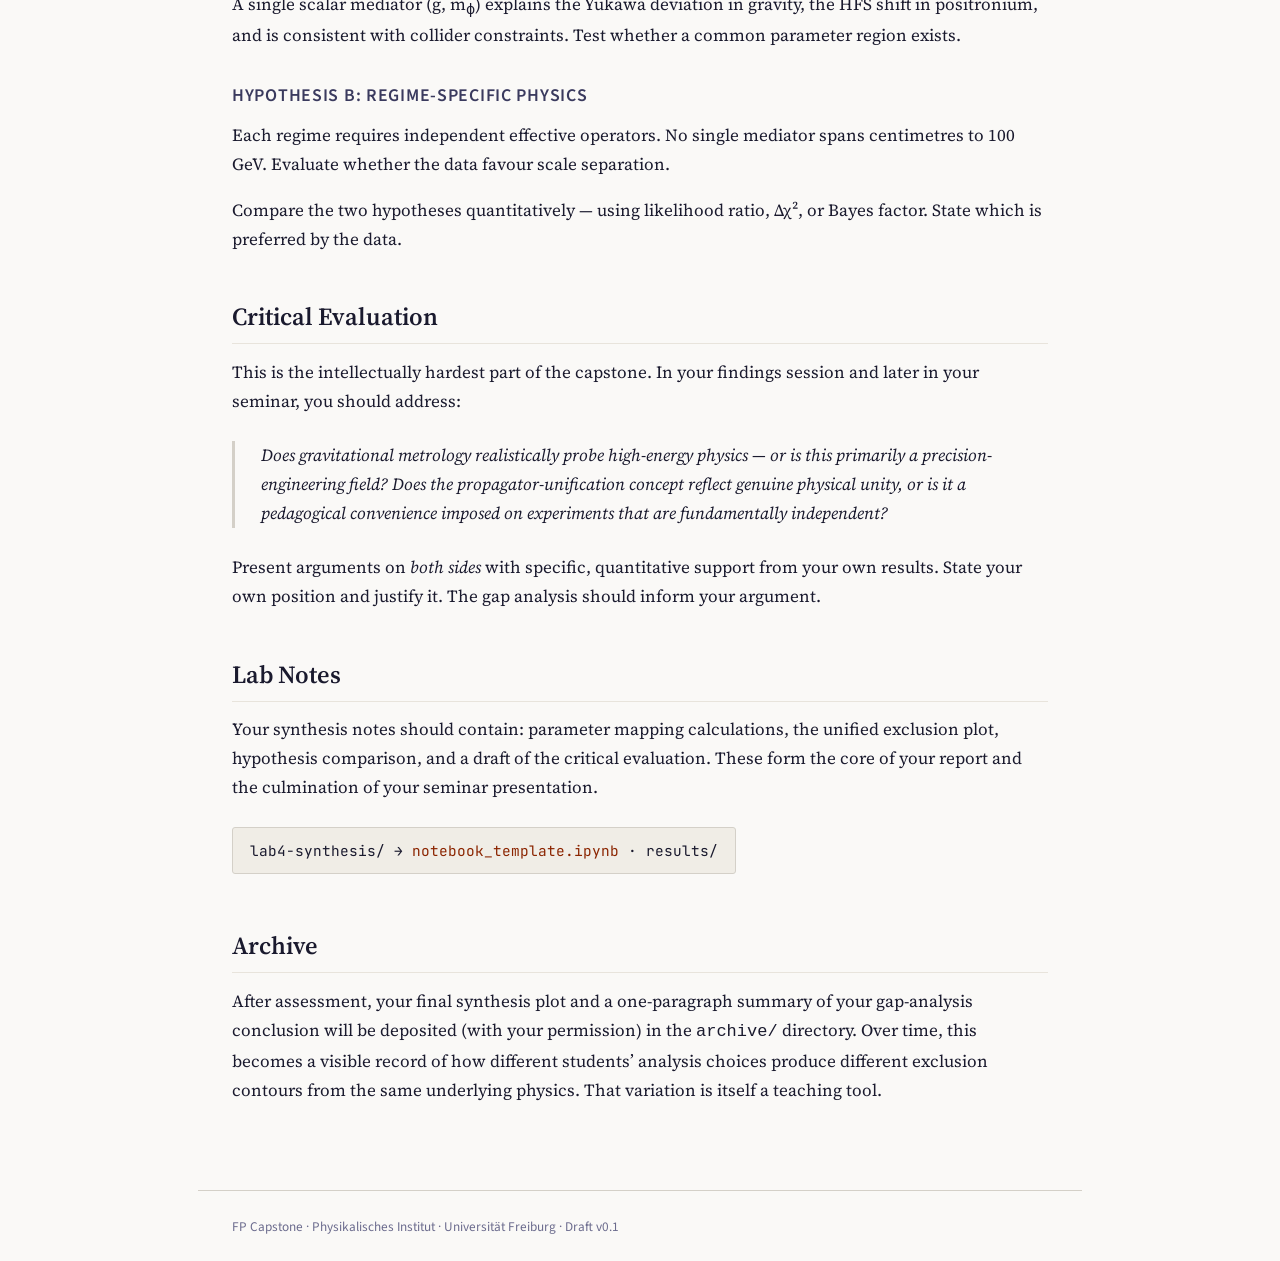
<file: lab4.html>
<!DOCTYPE html>
<html lang="en">
<head>
<meta charset="UTF-8">
<meta name="viewport" content="width=device-width, initial-scale=1.0">
<title>Lab 4: Synthesis — FP Capstone</title>
<link rel="stylesheet" href="style.css">
</head>
<body>
<nav>
  <div class="nav-inner">
    <a href="index.html" class="nav-home">FP Capstone</a>
    <div class="nav-links">
      <a href="index.html">Overview</a>
      <a href="framework.html">Framework</a>
      <a href="lab1.html">Lab 1: Gravity</a>
      <a href="lab2.html">Lab 2: Positronium</a>
      <a href="lab3.html">Lab 3: Z&#x2070;</a>
      <a href="lab4.html" class="active">Lab 4: Synthesis</a>
    </div>
  </div>
</nav>
<main>
  <div class="page-header">
    <h1>Lab 4: Synthesis<span class="subtitle">Unification, gap analysis, and critical evaluation</span></h1>
    <div class="meta"><span>Mode: Analysis + Interpretation</span><span>All three propagator regimes combined</span></div>
    <div class="endorsement">Learning phase &#x2014; formative feedback only</div>
  </div>

  <h2>Learning Objectives</h2>
  <ol>
    <li>Map the results of Labs 1&#x2013;2 onto a common (g&#xB2;, m<sub>&#x3D5;</sub>) parameter plane.</li>
    <li>Determine what Lab 3 contributes to the synthesis &#x2014; and what it cannot.</li>
    <li>Produce a unified exclusion plot with clearly stated confidence levels.</li>
    <li>Identify the gap: parameter-space regions where none of the three experiments has sensitivity.</li>
    <li>Critically evaluate whether the propagator-unification narrative holds up.</li>
  </ol>

  <h2>Three-Step Protocol</h2>
  <table>
    <thead><tr><th>Step</th><th>For this lab</th></tr></thead>
    <tbody>
      <tr><td><strong>Entrance Session</strong></td><td>Present the parameter-mapping strategy: how (&#x3B1;, &#x3BB;) from Lab 1 and (g, m<sub>&#x3D5;</sub>) from Lab 2 translate to common coordinates. Explain the interpretive challenge for Lab 3 (vector vs scalar). State your plan for the gap analysis.</td></tr>
      <tr><td><strong>Active Lab</strong></td><td>Perform the mapping calculations. Build the unified exclusion plot. Test both competing hypotheses. Draft the gap analysis. This session is primarily computational and interpretive.</td></tr>
      <tr><td><strong>Findings Session</strong></td><td>Present the unified exclusion plot, the hypothesis comparison, and the gap analysis. Discuss which aspects of the propagator-unification concept survived contact with data and which did not.</td></tr>
    </tbody>
  </table>

  <h2>The Mapping Problem</h2>
  <p>Labs 1&#x2013;3 each constrain physics beyond the Standard Model, but they report results in different variables. Before you can combine them, you must translate each measurement into common coordinates.</p>

  <h3>Lab 1 &#x2192; (g&#xB2;, m<sub>&#x3D5;</sub>)</h3>
  <p>The torsion-balance exclusion curve lives in (&#x3B1;, &#x3BB;) space. The mapping is:</p>
  <div class="equation">m<sub>&#x3D5;</sub> = &#x210F;/(&#x3BB;c)  ,   g&#xB2; = &#x3B1; &#xB7; 4&#x3C0; G m&#x2081; m&#x2082;</div>
  <p>This translation is direct: both &#x3B1; and &#x3BB; have unambiguous physical meaning for a scalar mediator.</p>

  <h3>Lab 2 &#x2192; (g&#xB2;, m<sub>&#x3D5;</sub>)</h3>
  <p>The positronium exclusion contour enters directly from the EFT matching. The BSM correction &#x3B4;(&#x394;E) ~ (g&#xB2;/m<sub>&#x3D5;</sub>&#xB2;) m<sub>e</sub>&#xB3; &#x3B1;<sub>em</sub>&#xB3; already contains the right variables.</p>

  <h3>Lab 3 &#x2192; The Interpretive Step</h3>
  <p>The Z&#x2070; analysis extracts (m<sub>Z</sub>, &#x393;<sub>Z</sub>, &#x393;<sub>inv</sub>). These constrain additional species coupling to the Z, but the Z&#x2070; is a <em>vector</em> boson &#x2014; not the same hypothetical scalar mediator probed in Labs 1&#x2013;2.</p>
  <div class="box box-guardian">
    <div class="box-label">Key decision</div>
    <p>The Z&#x2070; results cannot be placed on the (g&#xB2;, m<sub>&#x3D5;</sub>) plane for a scalar mediator without an explicit model link. You have two honest options:</p>
    <p><strong>Option A:</strong> Present Lab 3 as a separate &#x201C;pole inference panel&#x201D; &#x2014; showing how (M, &#x393;) encode coupling strength and hidden channels &#x2014; alongside the Labs 1&#x2013;2 exclusion plot. This is the cleaner interpretation.</p>
    <p><strong>Option B:</strong> Assume a specific model where a new scalar <em>also</em> contributes to invisible Z decays (e.g. via Z &#x2192; &#x3D5;&#x3D5; if m<sub>&#x3D5;</sub> &lt; m<sub>Z</sub>/2), derive the constraint on g from &#x394;&#x393;<sub>inv</sub>, and plot it. This requires explicit model assumptions that must be stated.</p>
    <p style="margin-bottom:0">Whichever you choose, you must justify it. Asserting that all three experiments constrain &#x201C;the same mediator&#x201D; without stating the assumptions is not acceptable.</p>
  </div>

  <h2>The Unified Exclusion Plot</h2>
  <p>Produce a single figure with:</p>
  <ul>
    <li>Horizontal axis: mediator mass m<sub>&#x3D5;</sub> (logarithmic), from ~10&#x207B;&#x2076; eV to ~10&#xB2; GeV.</li>
    <li>Vertical axis: coupling strength g&#xB2; (logarithmic).</li>
    <li>Lab 1 exclusion region (low m<sub>&#x3D5;</sub>, large Compton wavelength).</li>
    <li>Lab 2 exclusion region (intermediate m<sub>&#x3D5;</sub>, sensitivity through |&#x3C8;(0)|&#xB2;).</li>
    <li>Lab 3 contribution &#x2014; either as exclusion band (Option B) or as an inset panel (Option A).</li>
    <li>Published limits (E&#xF6;t-Wash, LEP, collider searches) for comparison.</li>
    <li>A secondary axis showing Compton wavelength &#x3BB; = &#x210F;/(m<sub>&#x3D5;</sub>c).</li>
    <li>All excluded regions labelled with confidence level (95% CL) and method.</li>
  </ul>
  <div class="box box-note">
    <div class="box-label">Design note</div>
    <p style="margin-bottom:0">The plot must show each experiment&#x2019;s <em>reach</em> into mediator-mass space &#x2014; which extends far beyond its operating energy scale. If your plot suggests each experiment probes only its native scale, it is wrong.</p>
  </div>

  <h2>Gap Analysis</h2>
  <p>Identify the region of (g&#xB2;, m<sub>&#x3D5;</sub>) space where <strong>none</strong> of the three experiments &#x2014; nor published limits &#x2014; provides constraints. Then address:</p>
  <ol>
    <li>What mediator masses and couplings fall in the gap?</li>
    <li>What physical reason explains the gap?</li>
    <li>What measurement geometry, energy scale, or experimental technique would be needed to reach it?</li>
  </ol>

  <h2>Competing Hypotheses</h2>
  <h3>Hypothesis A: Unified Mediator</h3>
  <p>A single scalar mediator (g, m<sub>&#x3D5;</sub>) explains the Yukawa deviation in gravity, the HFS shift in positronium, and is consistent with collider constraints. Test whether a common parameter region exists.</p>
  <h3>Hypothesis B: Regime-Specific Physics</h3>
  <p>Each regime requires independent effective operators. No single mediator spans centimetres to 100 GeV. Evaluate whether the data favour scale separation.</p>
  <p>Compare the two hypotheses quantitatively &#x2014; using likelihood ratio, &#x394;&#x3C7;&#xB2;, or Bayes factor. State which is preferred by the data.</p>

  <h2>Critical Evaluation</h2>
  <p>This is the intellectually hardest part of the capstone. In your findings session and later in your seminar, you should address:</p>
  <p style="font-style:italic; padding-left:1.5rem; border-left:3px solid var(--border); margin:1.5rem 0;">Does gravitational metrology realistically probe high-energy physics &#x2014; or is this primarily a precision-engineering field? Does the propagator-unification concept reflect genuine physical unity, or is it a pedagogical convenience imposed on experiments that are fundamentally independent?</p>
  <p>Present arguments on <em>both sides</em> with specific, quantitative support from your own results. State your own position and justify it. The gap analysis should inform your argument.</p>

  <h2>Lab Notes</h2>
  <p>Your synthesis notes should contain: parameter mapping calculations, the unified exclusion plot, hypothesis comparison, and a draft of the critical evaluation. These form the core of your report and the culmination of your seminar presentation.</p>
  <div class="repo-link">lab4-synthesis/ &#x2192; <a href="#">notebook_template.ipynb</a> &#xB7; results/</div>

  <h2>Archive</h2>
  <p>After assessment, your final synthesis plot and a one-paragraph summary of your gap-analysis conclusion will be deposited (with your permission) in the <code>archive/</code> directory. Over time, this becomes a visible record of how different students&#x2019; analysis choices produce different exclusion contours from the same underlying physics. That variation is itself a teaching tool.</p>
</main>
<footer><a href="index.html">FP Capstone</a> &#xB7; Physikalisches Institut &#xB7; Universit&#xE4;t Freiburg &#xB7; Draft v0.1</footer>
</body>
</html>
</file>
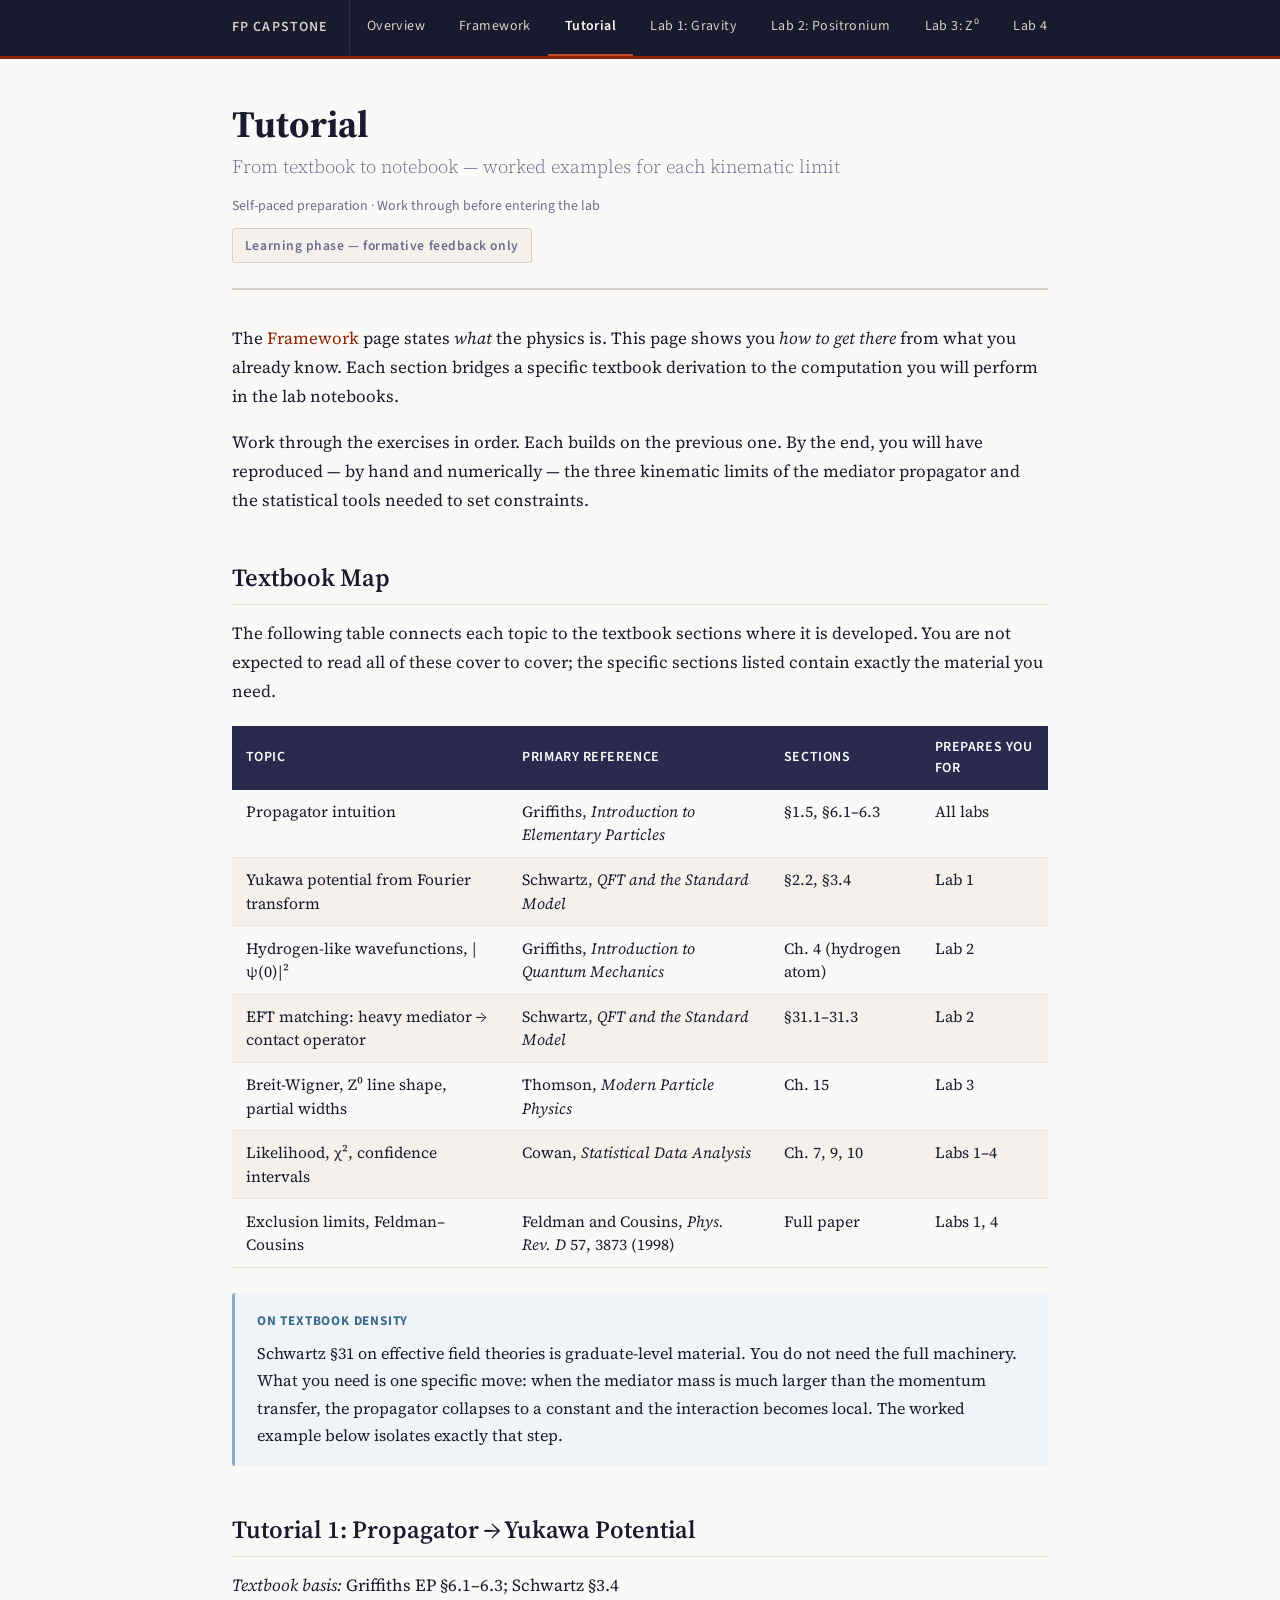
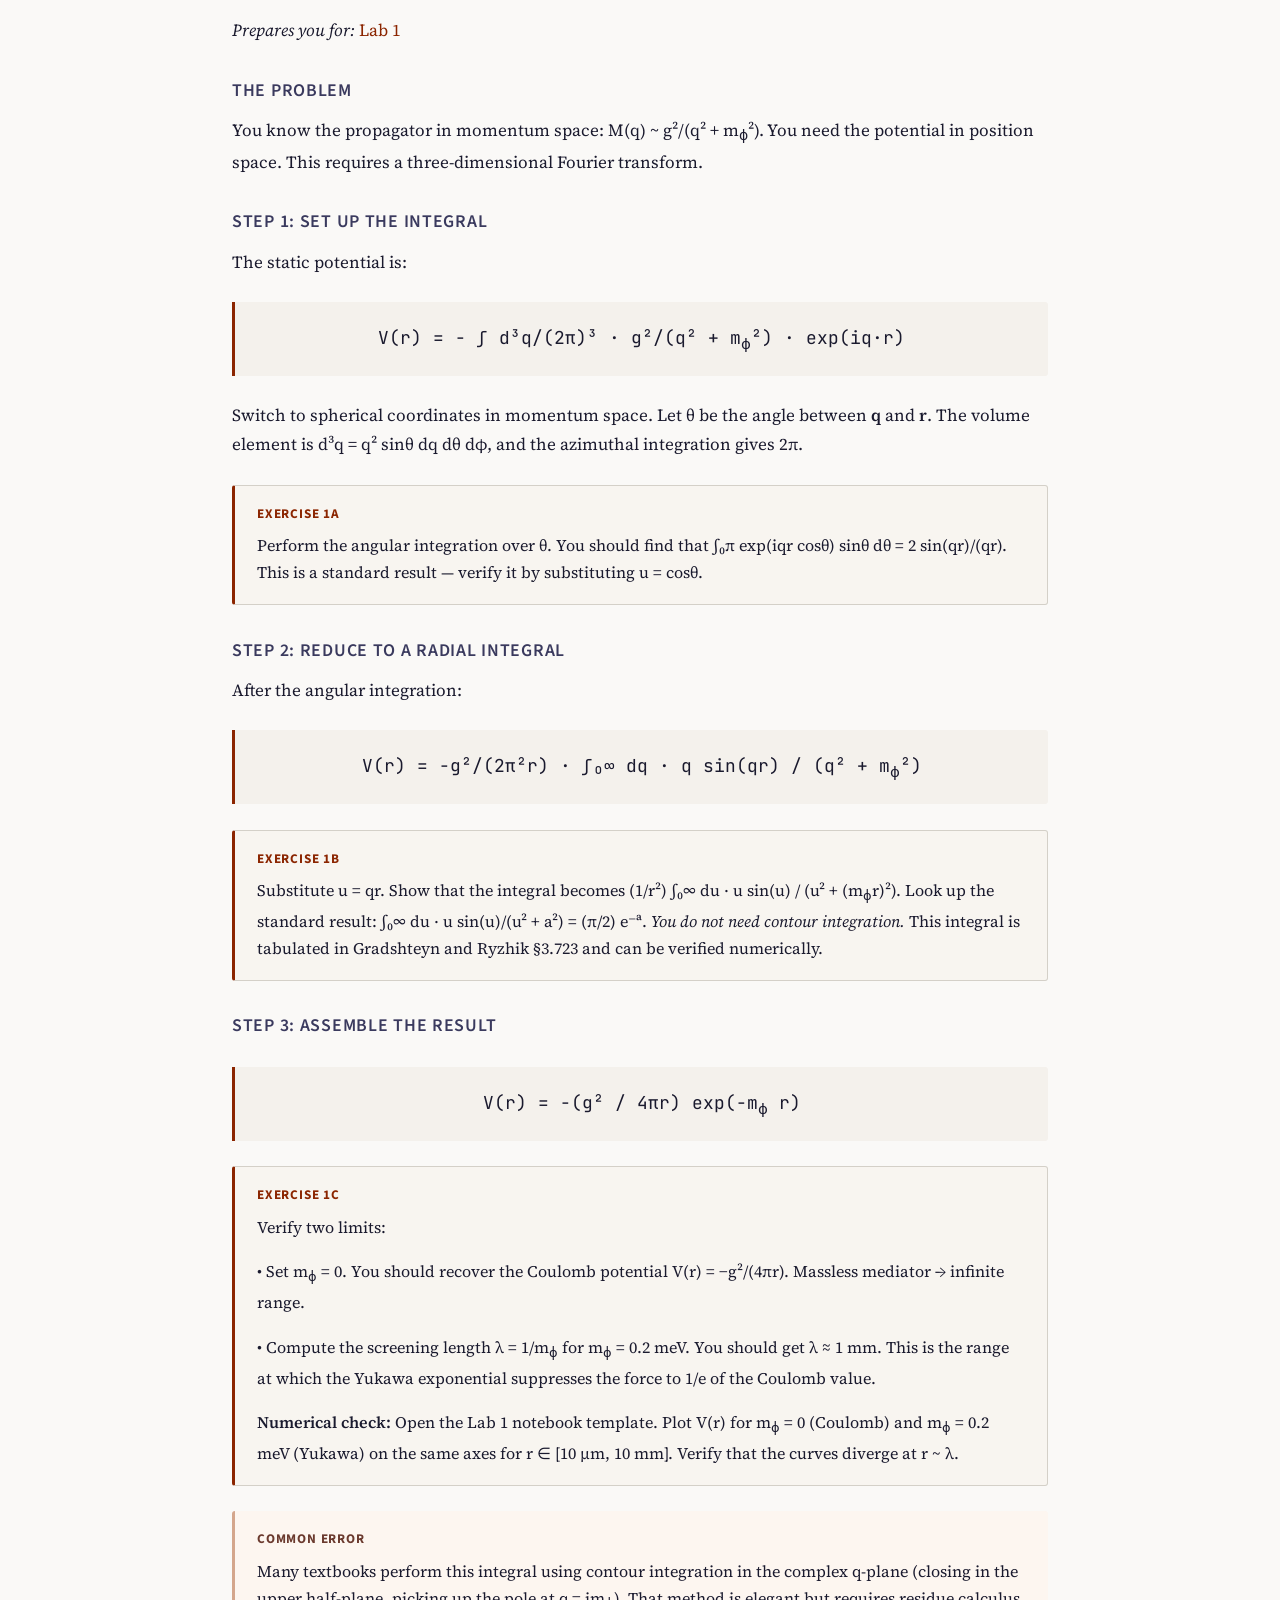
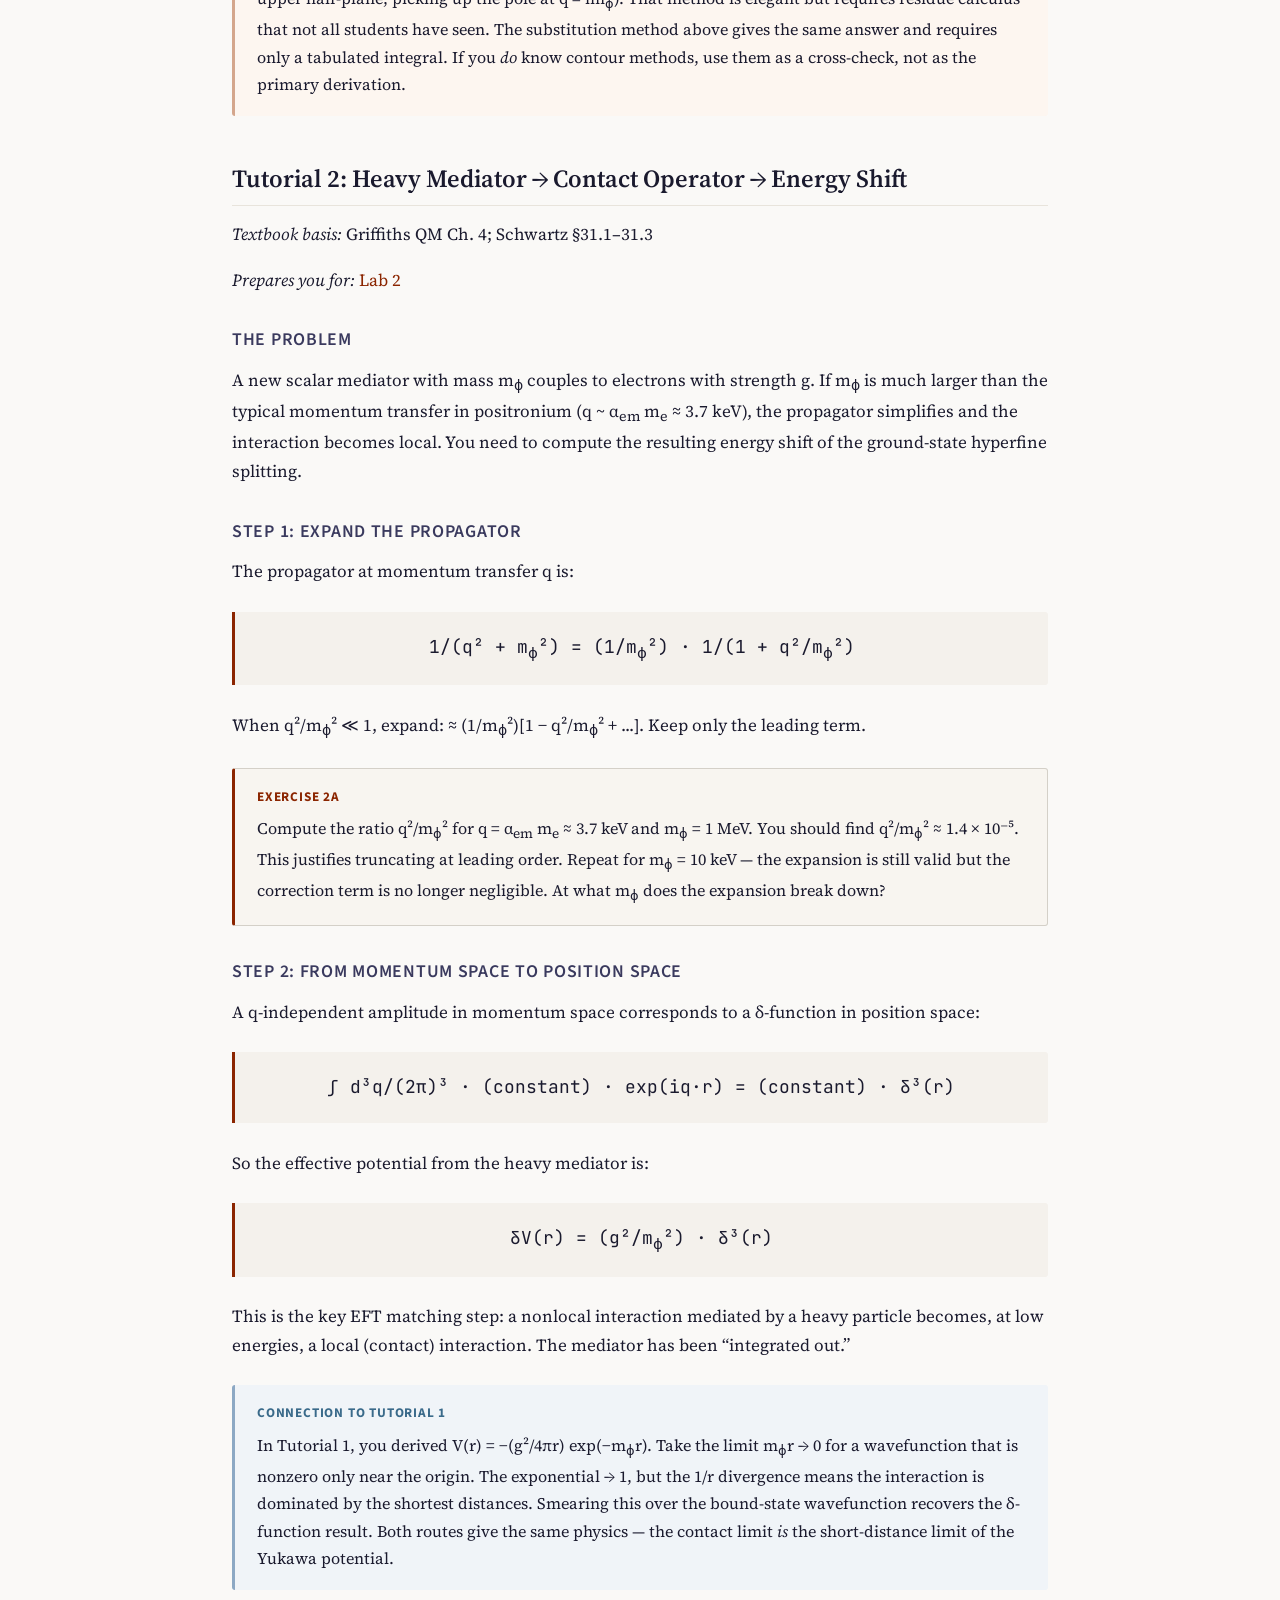
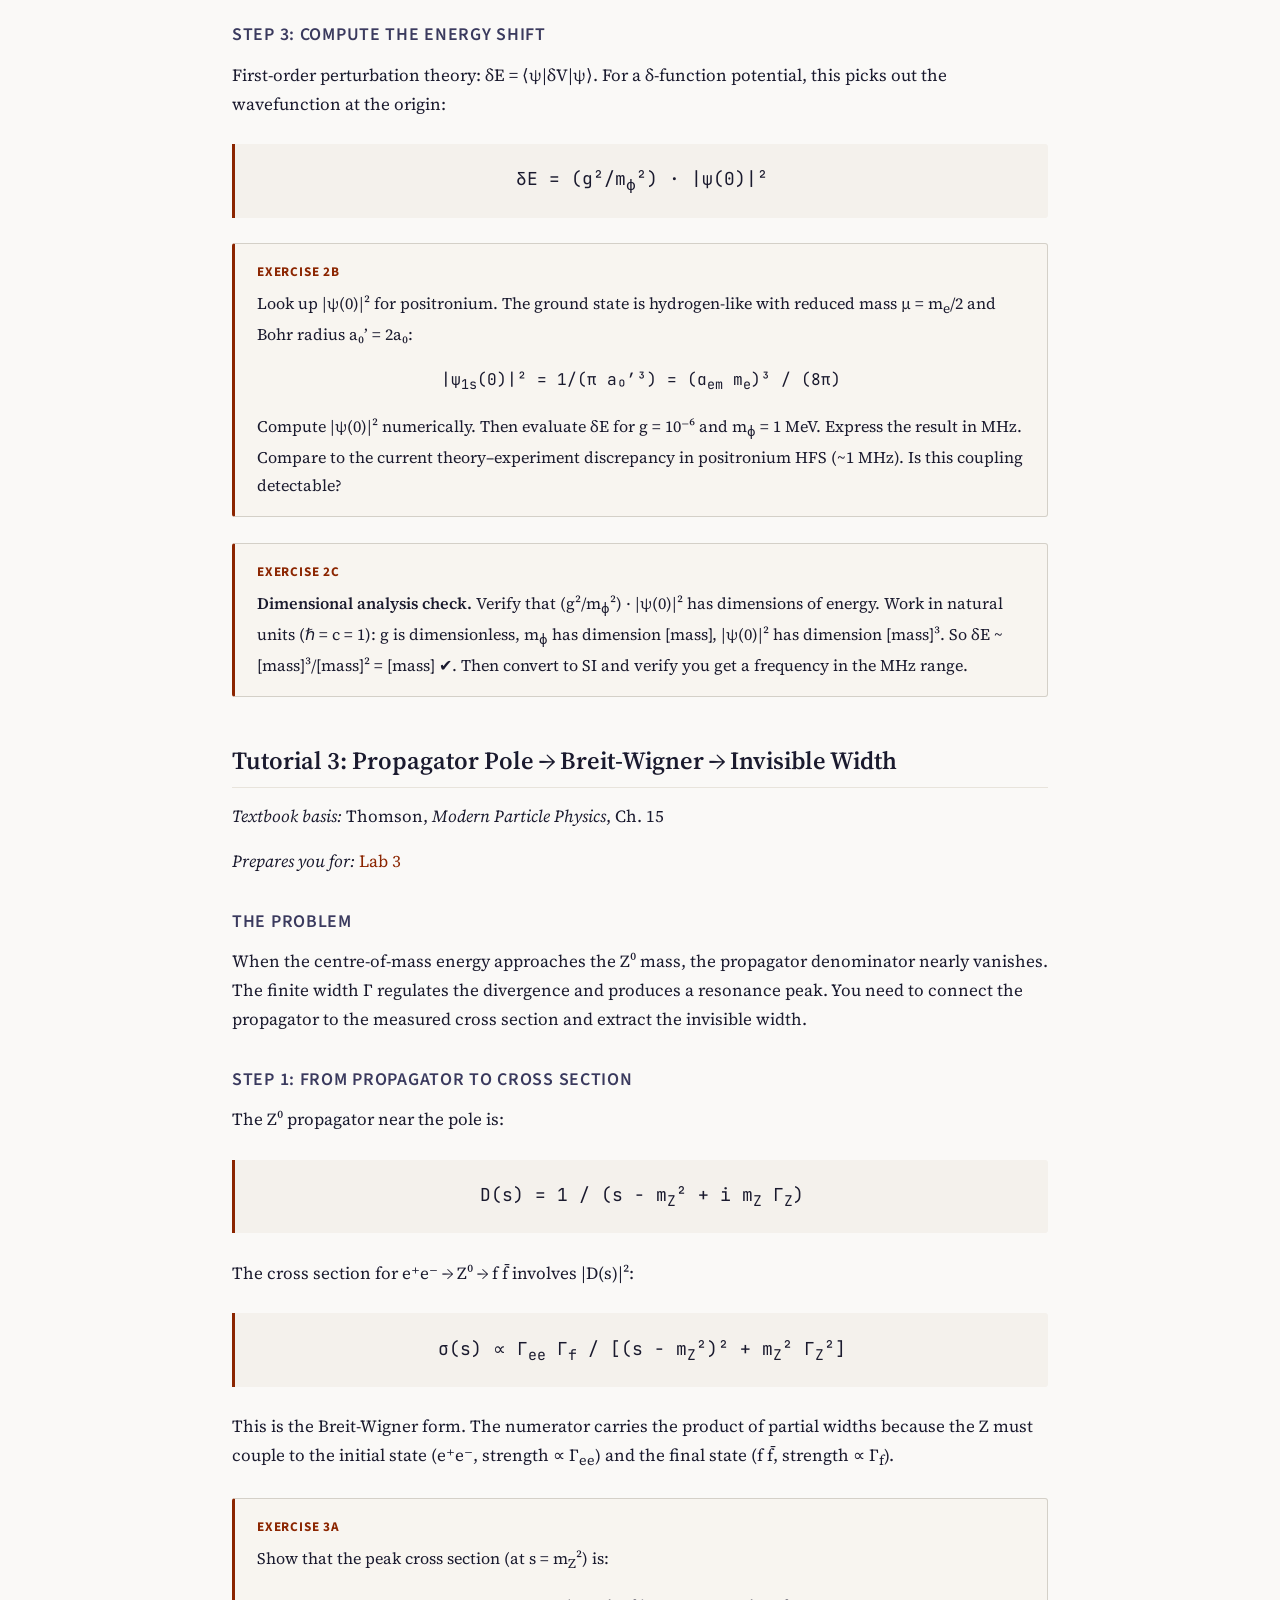
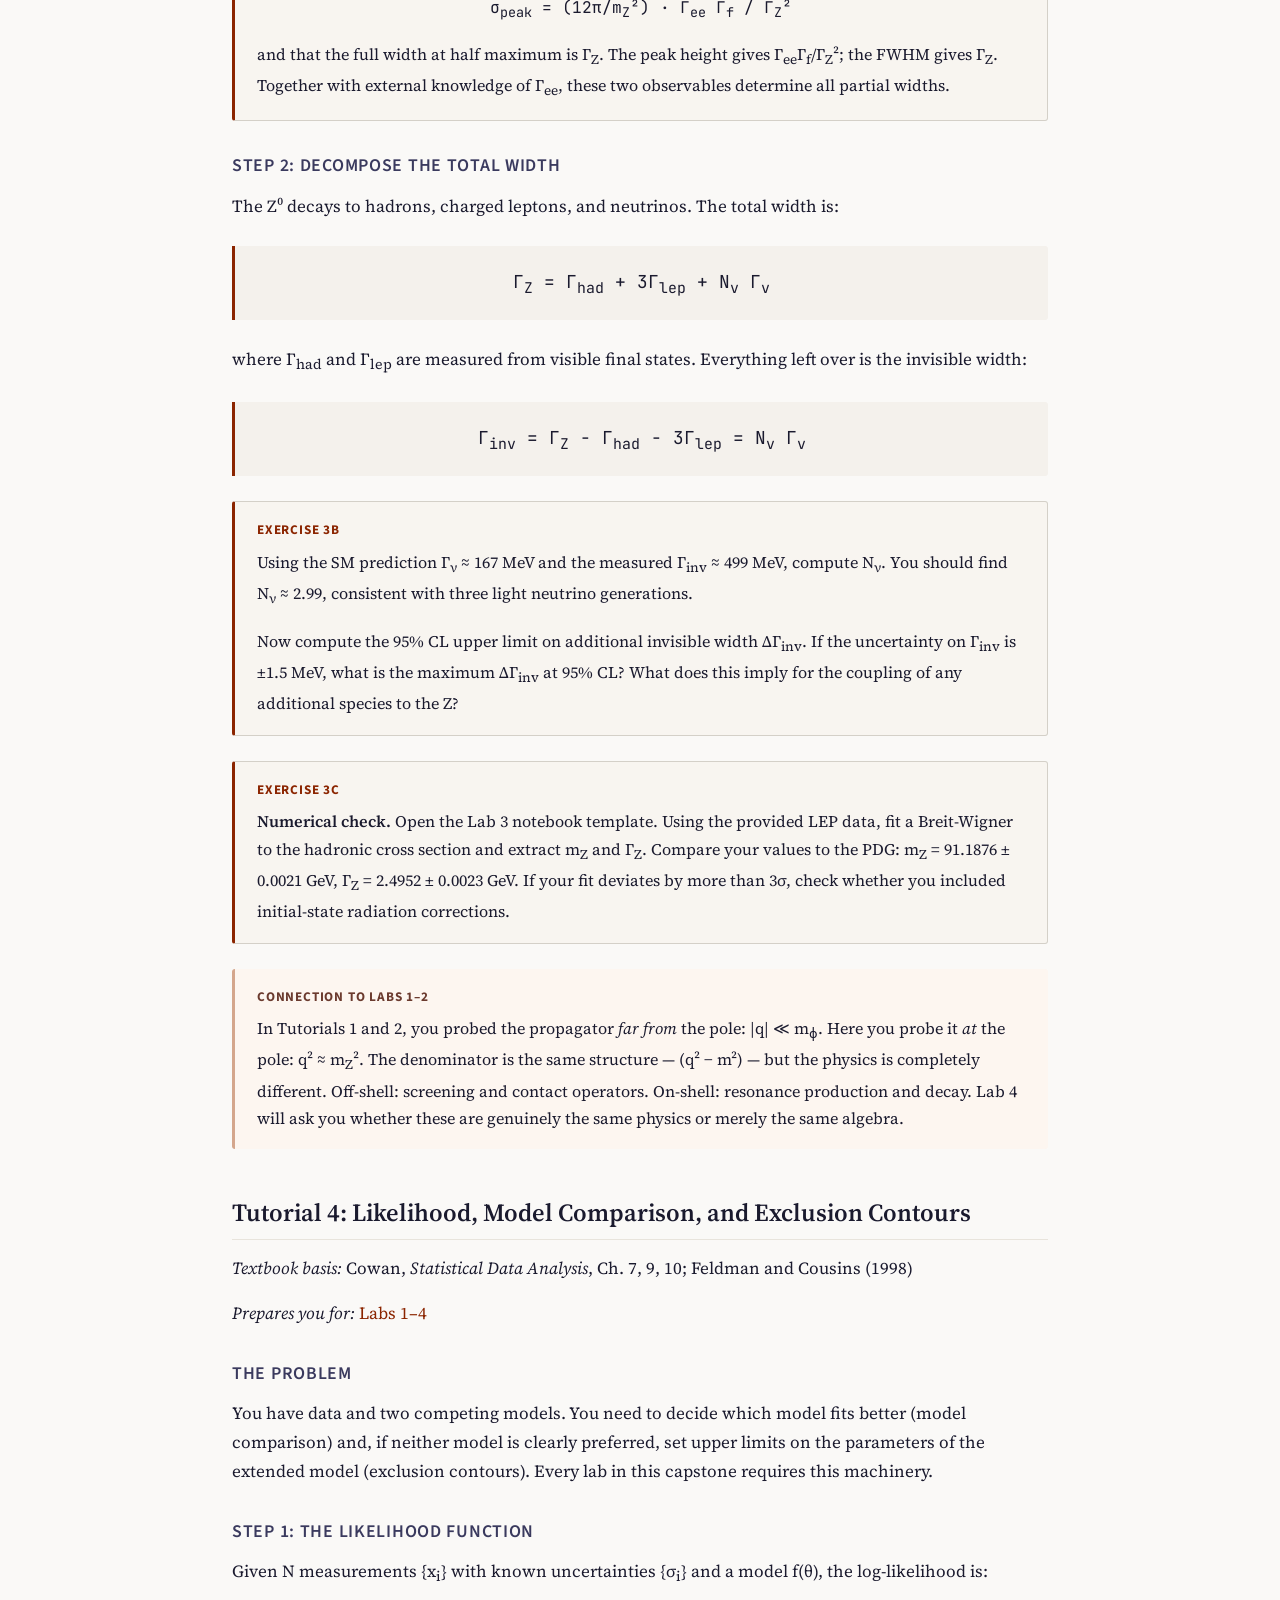
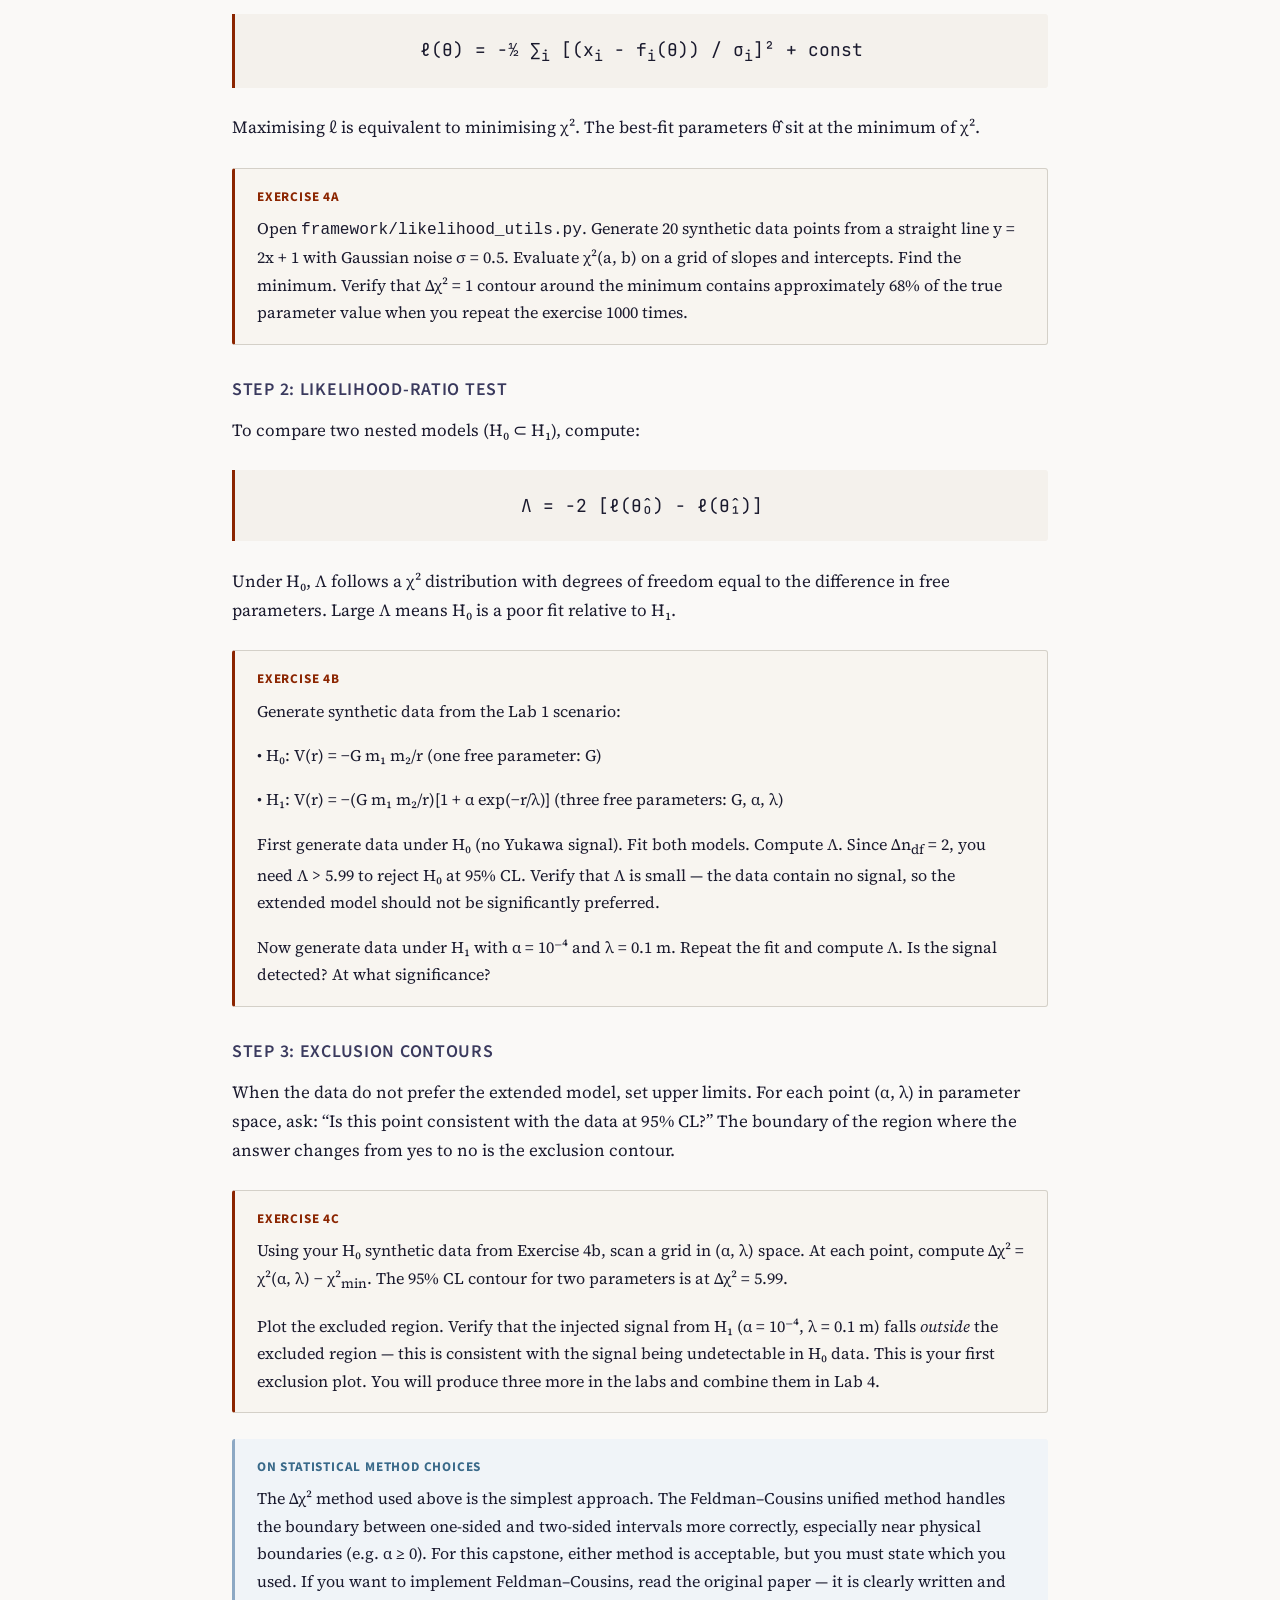
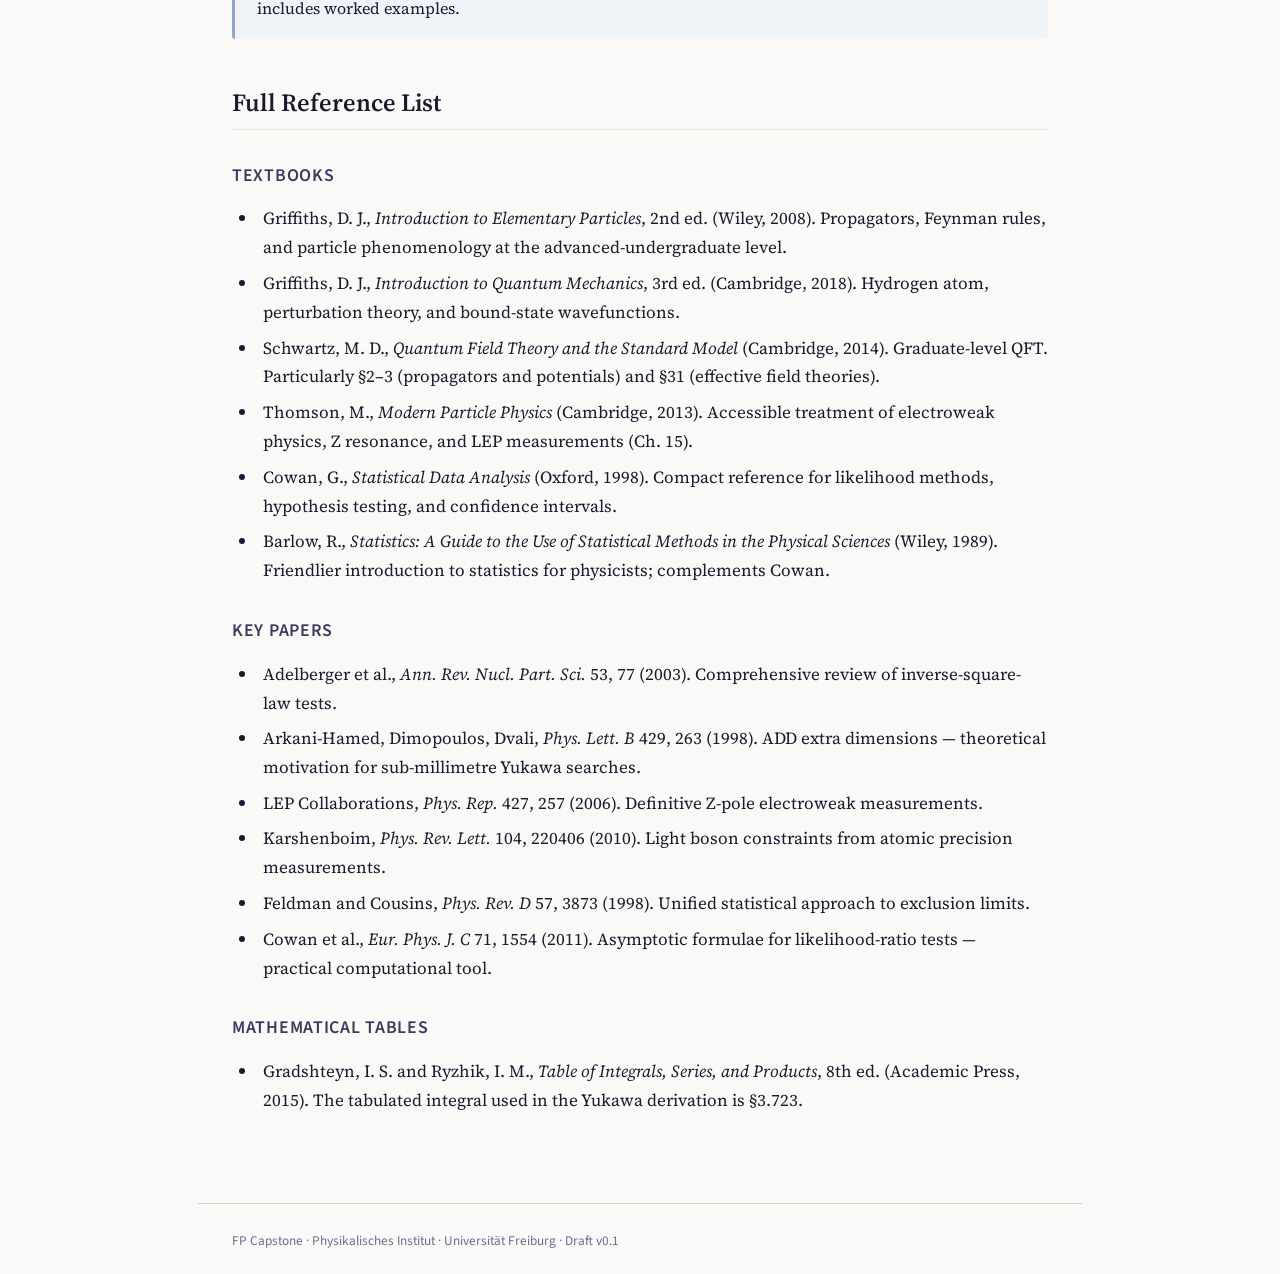
<file: tutorial.html>
<!DOCTYPE html>
<html lang="en">
<head>
<meta charset="UTF-8">
<meta name="viewport" content="width=device-width, initial-scale=1.0">
<title>Tutorial — FP Capstone</title>
<link rel="stylesheet" href="style.css">
</head>
<body>
<nav>
  <div class="nav-inner">
    <a href="index.html" class="nav-home">FP Capstone</a>
    <div class="nav-links">
      <a href="index.html">Overview</a>
      <a href="framework.html">Framework</a>
      <a href="tutorial.html" class="active">Tutorial</a>
      <a href="lab1.html">Lab 1: Gravity</a>
      <a href="lab2.html">Lab 2: Positronium</a>
      <a href="lab3.html">Lab 3: Z&#x2070;</a>
      <a href="lab4.html">Lab 4: Synthesis</a>
    </div>
  </div>
</nav>
<main>
  <div class="page-header">
    <h1>Tutorial<span class="subtitle">From textbook to notebook &#x2014; worked examples for each kinematic limit</span></h1>
    <div class="meta"><span>Self-paced preparation &#xB7; Work through before entering the lab</span></div>
    <div class="endorsement">Learning phase &#x2014; formative feedback only</div>
  </div>

  <p>The <a href="framework.html">Framework</a> page states <em>what</em> the physics is. This page shows you <em>how to get there</em> from what you already know. Each section bridges a specific textbook derivation to the computation you will perform in the lab notebooks.</p>
  <p>Work through the exercises in order. Each builds on the previous one. By the end, you will have reproduced &#x2014; by hand and numerically &#x2014; the three kinematic limits of the mediator propagator and the statistical tools needed to set constraints.</p>

  <h2>Textbook Map</h2>
  <p>The following table connects each topic to the textbook sections where it is developed. You are not expected to read all of these cover to cover; the specific sections listed contain exactly the material you need.</p>
  <table>
    <thead><tr><th>Topic</th><th>Primary Reference</th><th>Sections</th><th>Prepares you for</th></tr></thead>
    <tbody>
      <tr><td>Propagator intuition</td><td>Griffiths, <em>Introduction to Elementary Particles</em></td><td>&#xA7;1.5, &#xA7;6.1&#x2013;6.3</td><td>All labs</td></tr>
      <tr><td>Yukawa potential from Fourier transform</td><td>Schwartz, <em>QFT and the Standard Model</em></td><td>&#xA7;2.2, &#xA7;3.4</td><td>Lab 1</td></tr>
      <tr><td>Hydrogen-like wavefunctions, |&#x3C8;(0)|&#xB2;</td><td>Griffiths, <em>Introduction to Quantum Mechanics</em></td><td>Ch. 4 (hydrogen atom)</td><td>Lab 2</td></tr>
      <tr><td>EFT matching: heavy mediator &#x2192; contact operator</td><td>Schwartz, <em>QFT and the Standard Model</em></td><td>&#xA7;31.1&#x2013;31.3</td><td>Lab 2</td></tr>
      <tr><td>Breit-Wigner, Z&#x2070; line shape, partial widths</td><td>Thomson, <em>Modern Particle Physics</em></td><td>Ch. 15</td><td>Lab 3</td></tr>
      <tr><td>Likelihood, &#x3C7;&#xB2;, confidence intervals</td><td>Cowan, <em>Statistical Data Analysis</em></td><td>Ch. 7, 9, 10</td><td>Labs 1&#x2013;4</td></tr>
      <tr><td>Exclusion limits, Feldman&#x2013;Cousins</td><td>Feldman and Cousins, <em>Phys. Rev. D</em> 57, 3873 (1998)</td><td>Full paper</td><td>Labs 1, 4</td></tr>
    </tbody>
  </table>

  <div class="box box-note">
    <div class="box-label">On textbook density</div>
    <p style="margin-bottom:0">Schwartz &#xA7;31 on effective field theories is graduate-level material. You do not need the full machinery. What you need is one specific move: when the mediator mass is much larger than the momentum transfer, the propagator collapses to a constant and the interaction becomes local. The worked example below isolates exactly that step.</p>
  </div>

  <!-- ═══════════════════════════════════════════════════════════ -->
  <h2>Tutorial 1: Propagator &#x2192; Yukawa Potential</h2>
  <p><em>Textbook basis:</em> Griffiths EP &#xA7;6.1&#x2013;6.3; Schwartz &#xA7;3.4</p>
  <p><em>Prepares you for:</em> <a href="lab1.html">Lab 1</a></p>

  <h3>The problem</h3>
  <p>You know the propagator in momentum space: M(q) ~ g&#xB2;/(q&#xB2; + m<sub>&#x3D5;</sub>&#xB2;). You need the potential in position space. This requires a three-dimensional Fourier transform.</p>

  <h3>Step 1: Set up the integral</h3>
  <p>The static potential is:</p>
  <div class="equation">V(r) = &#x2212; &#x222B; d&#xB3;q/(2&#x3C0;)&#xB3; &#xB7; g&#xB2;/(q&#xB2; + m<sub>&#x3D5;</sub>&#xB2;) &#xB7; exp(iq&#xB7;r)</div>
  <p>Switch to spherical coordinates in momentum space. Let &#x3B8; be the angle between <strong>q</strong> and <strong>r</strong>. The volume element is d&#xB3;q = q&#xB2; sin&#x3B8; dq d&#x3B8; d&#x3C6;, and the azimuthal integration gives 2&#x3C0;.</p>

  <div class="box box-deliverable">
    <div class="box-label">Exercise 1a</div>
    <p style="margin-bottom:0">Perform the angular integration over &#x3B8;. You should find that &#x222B;&#x2080;&#x3C0; exp(iqr cos&#x3B8;) sin&#x3B8; d&#x3B8; = 2 sin(qr)/(qr). This is a standard result &#x2014; verify it by substituting u = cos&#x3B8;.</p>
  </div>

  <h3>Step 2: Reduce to a radial integral</h3>
  <p>After the angular integration:</p>
  <div class="equation">V(r) = &#x2212;g&#xB2;/(2&#x3C0;&#xB2;r) &#xB7; &#x222B;&#x2080;&#x221E; dq &#xB7; q sin(qr) / (q&#xB2; + m<sub>&#x3D5;</sub>&#xB2;)</div>

  <div class="box box-deliverable">
    <div class="box-label">Exercise 1b</div>
    <p style="margin-bottom:0">Substitute u = qr. Show that the integral becomes (1/r&#xB2;) &#x222B;&#x2080;&#x221E; du &#xB7; u sin(u) / (u&#xB2; + (m<sub>&#x3D5;</sub>r)&#xB2;). Look up the standard result: &#x222B;&#x2080;&#x221E; du &#xB7; u sin(u)/(u&#xB2; + a&#xB2;) = (&#x3C0;/2) e&#x207B;&#x1D43;. <em>You do not need contour integration.</em> This integral is tabulated in Gradshteyn and Ryzhik &#xA7;3.723 and can be verified numerically.</p>
  </div>

  <h3>Step 3: Assemble the result</h3>
  <div class="equation">V(r) = &#x2212;(g&#xB2; / 4&#x3C0;r) exp(&#x2212;m<sub>&#x3D5;</sub> r)</div>

  <div class="box box-deliverable">
    <div class="box-label">Exercise 1c</div>
    <p>Verify two limits:</p>
    <p>&#x2022; Set m<sub>&#x3D5;</sub> = 0. You should recover the Coulomb potential V(r) = &#x2212;g&#xB2;/(4&#x3C0;r). Massless mediator &#x2192; infinite range.</p>
    <p>&#x2022; Compute the screening length &#x3BB; = 1/m<sub>&#x3D5;</sub> for m<sub>&#x3D5;</sub> = 0.2 meV. You should get &#x3BB; &#x2248; 1 mm. This is the range at which the Yukawa exponential suppresses the force to 1/e of the Coulomb value.</p>
    <p style="margin-bottom:0"><strong>Numerical check:</strong> Open the Lab 1 notebook template. Plot V(r) for m<sub>&#x3D5;</sub> = 0 (Coulomb) and m<sub>&#x3D5;</sub> = 0.2 meV (Yukawa) on the same axes for r &#x2208; [10 &#x3BC;m, 10 mm]. Verify that the curves diverge at r ~ &#x3BB;.</p>
  </div>

  <div class="box box-guardian">
    <div class="box-label">Common error</div>
    <p style="margin-bottom:0">Many textbooks perform this integral using contour integration in the complex q-plane (closing in the upper half-plane, picking up the pole at q = im<sub>&#x3D5;</sub>). That method is elegant but requires residue calculus that not all students have seen. The substitution method above gives the same answer and requires only a tabulated integral. If you <em>do</em> know contour methods, use them as a cross-check, not as the primary derivation.</p>
  </div>

  <!-- ═══════════════════════════════════════════════════════════ -->
  <h2>Tutorial 2: Heavy Mediator &#x2192; Contact Operator &#x2192; Energy Shift</h2>
  <p><em>Textbook basis:</em> Griffiths QM Ch. 4; Schwartz &#xA7;31.1&#x2013;31.3</p>
  <p><em>Prepares you for:</em> <a href="lab2.html">Lab 2</a></p>

  <h3>The problem</h3>
  <p>A new scalar mediator with mass m<sub>&#x3D5;</sub> couples to electrons with strength g. If m<sub>&#x3D5;</sub> is much larger than the typical momentum transfer in positronium (q ~ &#x3B1;<sub>em</sub> m<sub>e</sub> &#x2248; 3.7 keV), the propagator simplifies and the interaction becomes local. You need to compute the resulting energy shift of the ground-state hyperfine splitting.</p>

  <h3>Step 1: Expand the propagator</h3>
  <p>The propagator at momentum transfer q is:</p>
  <div class="equation">1/(q&#xB2; + m<sub>&#x3D5;</sub>&#xB2;) = (1/m<sub>&#x3D5;</sub>&#xB2;) &#xB7; 1/(1 + q&#xB2;/m<sub>&#x3D5;</sub>&#xB2;)</div>
  <p>When q&#xB2;/m<sub>&#x3D5;</sub>&#xB2; &#x226A; 1, expand: &#x2248; (1/m<sub>&#x3D5;</sub>&#xB2;)[1 &#x2212; q&#xB2;/m<sub>&#x3D5;</sub>&#xB2; + ...]. Keep only the leading term.</p>

  <div class="box box-deliverable">
    <div class="box-label">Exercise 2a</div>
    <p style="margin-bottom:0">Compute the ratio q&#xB2;/m<sub>&#x3D5;</sub>&#xB2; for q = &#x3B1;<sub>em</sub> m<sub>e</sub> &#x2248; 3.7 keV and m<sub>&#x3D5;</sub> = 1 MeV. You should find q&#xB2;/m<sub>&#x3D5;</sub>&#xB2; &#x2248; 1.4 &#xD7; 10&#x207B;&#x2075;. This justifies truncating at leading order. Repeat for m<sub>&#x3D5;</sub> = 10 keV &#x2014; the expansion is still valid but the correction term is no longer negligible. At what m<sub>&#x3D5;</sub> does the expansion break down?</p>
  </div>

  <h3>Step 2: From momentum space to position space</h3>
  <p>A q-independent amplitude in momentum space corresponds to a &#x3B4;-function in position space:</p>
  <div class="equation">&#x222B; d&#xB3;q/(2&#x3C0;)&#xB3; &#xB7; (constant) &#xB7; exp(iq&#xB7;r) = (constant) &#xB7; &#x3B4;&#xB3;(r)</div>
  <p>So the effective potential from the heavy mediator is:</p>
  <div class="equation">&#x3B4;V(r) = (g&#xB2;/m<sub>&#x3D5;</sub>&#xB2;) &#xB7; &#x3B4;&#xB3;(r)</div>
  <p>This is the key EFT matching step: a nonlocal interaction mediated by a heavy particle becomes, at low energies, a local (contact) interaction. The mediator has been &#x201C;integrated out.&#x201D;</p>

  <div class="box box-note">
    <div class="box-label">Connection to Tutorial 1</div>
    <p style="margin-bottom:0">In Tutorial 1, you derived V(r) = &#x2212;(g&#xB2;/4&#x3C0;r) exp(&#x2212;m<sub>&#x3D5;</sub>r). Take the limit m<sub>&#x3D5;</sub>r &#x2192; 0 for a wavefunction that is nonzero only near the origin. The exponential &#x2192; 1, but the 1/r divergence means the interaction is dominated by the shortest distances. Smearing this over the bound-state wavefunction recovers the &#x3B4;-function result. Both routes give the same physics &#x2014; the contact limit <em>is</em> the short-distance limit of the Yukawa potential.</p>
  </div>

  <h3>Step 3: Compute the energy shift</h3>
  <p>First-order perturbation theory: &#x3B4;E = &#x27E8;&#x3C8;|&#x3B4;V|&#x3C8;&#x27E9;. For a &#x3B4;-function potential, this picks out the wavefunction at the origin:</p>
  <div class="equation">&#x3B4;E = (g&#xB2;/m<sub>&#x3D5;</sub>&#xB2;) &#xB7; |&#x3C8;(0)|&#xB2;</div>

  <div class="box box-deliverable">
    <div class="box-label">Exercise 2b</div>
    <p>Look up |&#x3C8;(0)|&#xB2; for positronium. The ground state is hydrogen-like with reduced mass &#x3BC; = m<sub>e</sub>/2 and Bohr radius a&#x2080;&#x2019; = 2a&#x2080;:</p>
    <p style="text-align:center;font-family:'JetBrains Mono',monospace;">|&#x3C8;<sub>1s</sub>(0)|&#xB2; = 1/(&#x3C0; a&#x2080;&#x2019;&#xB3;) = (&#x3B1;<sub>em</sub> m<sub>e</sub>)&#xB3; / (8&#x3C0;)</p>
    <p style="margin-bottom:0">Compute |&#x3C8;(0)|&#xB2; numerically. Then evaluate &#x3B4;E for g = 10&#x207B;&#x2076; and m<sub>&#x3D5;</sub> = 1 MeV. Express the result in MHz. Compare to the current theory&#x2013;experiment discrepancy in positronium HFS (~1 MHz). Is this coupling detectable?</p>
  </div>

  <div class="box box-deliverable">
    <div class="box-label">Exercise 2c</div>
    <p style="margin-bottom:0"><strong>Dimensional analysis check.</strong> Verify that (g&#xB2;/m<sub>&#x3D5;</sub>&#xB2;) &#xB7; |&#x3C8;(0)|&#xB2; has dimensions of energy. Work in natural units (&#x210F; = c = 1): g is dimensionless, m<sub>&#x3D5;</sub> has dimension [mass], |&#x3C8;(0)|&#xB2; has dimension [mass]&#xB3;. So &#x3B4;E ~ [mass]&#xB3;/[mass]&#xB2; = [mass] &#x2714;. Then convert to SI and verify you get a frequency in the MHz range.</p>
  </div>

  <!-- ═══════════════════════════════════════════════════════════ -->
  <h2>Tutorial 3: Propagator Pole &#x2192; Breit-Wigner &#x2192; Invisible Width</h2>
  <p><em>Textbook basis:</em> Thomson, <em>Modern Particle Physics</em>, Ch. 15</p>
  <p><em>Prepares you for:</em> <a href="lab3.html">Lab 3</a></p>

  <h3>The problem</h3>
  <p>When the centre-of-mass energy approaches the Z&#x2070; mass, the propagator denominator nearly vanishes. The finite width &#x393; regulates the divergence and produces a resonance peak. You need to connect the propagator to the measured cross section and extract the invisible width.</p>

  <h3>Step 1: From propagator to cross section</h3>
  <p>The Z&#x2070; propagator near the pole is:</p>
  <div class="equation">D(s) = 1 / (s &#x2212; m<sub>Z</sub>&#xB2; + i m<sub>Z</sub> &#x393;<sub>Z</sub>)</div>
  <p>The cross section for e&#x207A;e&#x207B; &#x2192; Z&#x2070; &#x2192; f f&#x0304; involves |D(s)|&#xB2;:</p>
  <div class="equation">&#x3C3;(s) &#x221D; &#x393;<sub>ee</sub> &#x393;<sub>f</sub> / [(s &#x2212; m<sub>Z</sub>&#xB2;)&#xB2; + m<sub>Z</sub>&#xB2; &#x393;<sub>Z</sub>&#xB2;]</div>
  <p>This is the Breit-Wigner form. The numerator carries the product of partial widths because the Z must couple to the initial state (e&#x207A;e&#x207B;, strength &#x221D; &#x393;<sub>ee</sub>) and the final state (f f&#x0304;, strength &#x221D; &#x393;<sub>f</sub>).</p>

  <div class="box box-deliverable">
    <div class="box-label">Exercise 3a</div>
    <p>Show that the peak cross section (at s = m<sub>Z</sub>&#xB2;) is:</p>
    <p style="text-align:center;font-family:'JetBrains Mono',monospace;">&#x3C3;<sub>peak</sub> = (12&#x3C0;/m<sub>Z</sub>&#xB2;) &#xB7; &#x393;<sub>ee</sub> &#x393;<sub>f</sub> / &#x393;<sub>Z</sub>&#xB2;</p>
    <p style="margin-bottom:0">and that the full width at half maximum is &#x393;<sub>Z</sub>. The peak height gives &#x393;<sub>ee</sub>&#x393;<sub>f</sub>/&#x393;<sub>Z</sub>&#xB2;; the FWHM gives &#x393;<sub>Z</sub>. Together with external knowledge of &#x393;<sub>ee</sub>, these two observables determine all partial widths.</p>
  </div>

  <h3>Step 2: Decompose the total width</h3>
  <p>The Z&#x2070; decays to hadrons, charged leptons, and neutrinos. The total width is:</p>
  <div class="equation">&#x393;<sub>Z</sub> = &#x393;<sub>had</sub> + 3&#x393;<sub>lep</sub> + N<sub>&#x3BD;</sub> &#x393;<sub>&#x3BD;</sub></div>
  <p>where &#x393;<sub>had</sub> and &#x393;<sub>lep</sub> are measured from visible final states. Everything left over is the invisible width:</p>
  <div class="equation">&#x393;<sub>inv</sub> = &#x393;<sub>Z</sub> &#x2212; &#x393;<sub>had</sub> &#x2212; 3&#x393;<sub>lep</sub> = N<sub>&#x3BD;</sub> &#x393;<sub>&#x3BD;</sub></div>

  <div class="box box-deliverable">
    <div class="box-label">Exercise 3b</div>
    <p>Using the SM prediction &#x393;<sub>&#x3BD;</sub> &#x2248; 167 MeV and the measured &#x393;<sub>inv</sub> &#x2248; 499 MeV, compute N<sub>&#x3BD;</sub>. You should find N<sub>&#x3BD;</sub> &#x2248; 2.99, consistent with three light neutrino generations.</p>
    <p style="margin-bottom:0">Now compute the 95% CL upper limit on additional invisible width &#x394;&#x393;<sub>inv</sub>. If the uncertainty on &#x393;<sub>inv</sub> is &#xB1;1.5 MeV, what is the maximum &#x394;&#x393;<sub>inv</sub> at 95% CL? What does this imply for the coupling of any additional species to the Z?</p>
  </div>

  <div class="box box-deliverable">
    <div class="box-label">Exercise 3c</div>
    <p style="margin-bottom:0"><strong>Numerical check.</strong> Open the Lab 3 notebook template. Using the provided LEP data, fit a Breit-Wigner to the hadronic cross section and extract m<sub>Z</sub> and &#x393;<sub>Z</sub>. Compare your values to the PDG: m<sub>Z</sub> = 91.1876 &#xB1; 0.0021 GeV, &#x393;<sub>Z</sub> = 2.4952 &#xB1; 0.0023 GeV. If your fit deviates by more than 3&#x3C3;, check whether you included initial-state radiation corrections.</p>
  </div>

  <div class="box box-guardian">
    <div class="box-label">Connection to Labs 1&#x2013;2</div>
    <p style="margin-bottom:0">In Tutorials 1 and 2, you probed the propagator <em>far from</em> the pole: |q| &#x226A; m<sub>&#x3D5;</sub>. Here you probe it <em>at</em> the pole: q&#xB2; &#x2248; m<sub>Z</sub>&#xB2;. The denominator is the same structure &#x2014; (q&#xB2; &#x2212; m&#xB2;) &#x2014; but the physics is completely different. Off-shell: screening and contact operators. On-shell: resonance production and decay. Lab 4 will ask you whether these are genuinely the same physics or merely the same algebra.</p>
  </div>

  <!-- ═══════════════════════════════════════════════════════════ -->
  <h2>Tutorial 4: Likelihood, Model Comparison, and Exclusion Contours</h2>
  <p><em>Textbook basis:</em> Cowan, <em>Statistical Data Analysis</em>, Ch. 7, 9, 10; Feldman and Cousins (1998)</p>
  <p><em>Prepares you for:</em> <a href="lab1.html">Labs 1&#x2013;4</a></p>

  <h3>The problem</h3>
  <p>You have data and two competing models. You need to decide which model fits better (model comparison) and, if neither model is clearly preferred, set upper limits on the parameters of the extended model (exclusion contours). Every lab in this capstone requires this machinery.</p>

  <h3>Step 1: The likelihood function</h3>
  <p>Given N measurements {x<sub>i</sub>} with known uncertainties {&#x3C3;<sub>i</sub>} and a model f(&#x3B8;), the log-likelihood is:</p>
  <div class="equation">&#x2113;(&#x3B8;) = &#x2212;&#xBD; &#x2211;<sub>i</sub> [(x<sub>i</sub> &#x2212; f<sub>i</sub>(&#x3B8;)) / &#x3C3;<sub>i</sub>]&#xB2; + const</div>
  <p>Maximising &#x2113; is equivalent to minimising &#x3C7;&#xB2;. The best-fit parameters &#x3B8;&#x0302; sit at the minimum of &#x3C7;&#xB2;.</p>

  <div class="box box-deliverable">
    <div class="box-label">Exercise 4a</div>
    <p style="margin-bottom:0">Open <code>framework/likelihood_utils.py</code>. Generate 20 synthetic data points from a straight line y = 2x + 1 with Gaussian noise &#x3C3; = 0.5. Evaluate &#x3C7;&#xB2;(a, b) on a grid of slopes and intercepts. Find the minimum. Verify that &#x394;&#x3C7;&#xB2; = 1 contour around the minimum contains approximately 68% of the true parameter value when you repeat the exercise 1000 times.</p>
  </div>

  <h3>Step 2: Likelihood-ratio test</h3>
  <p>To compare two nested models (H&#x2080; &#x2282; H&#x2081;), compute:</p>
  <div class="equation">&#x39B; = &#x2212;2 [&#x2113;(&#x3B8;&#x0302;&#x2080;) &#x2212; &#x2113;(&#x3B8;&#x0302;&#x2081;)]</div>
  <p>Under H&#x2080;, &#x39B; follows a &#x3C7;&#xB2; distribution with degrees of freedom equal to the difference in free parameters. Large &#x39B; means H&#x2080; is a poor fit relative to H&#x2081;.</p>

  <div class="box box-deliverable">
    <div class="box-label">Exercise 4b</div>
    <p>Generate synthetic data from the Lab 1 scenario:</p>
    <p>&#x2022; H&#x2080;: V(r) = &#x2212;G m&#x2081; m&#x2082;/r (one free parameter: G)</p>
    <p>&#x2022; H&#x2081;: V(r) = &#x2212;(G m&#x2081; m&#x2082;/r)[1 + &#x3B1; exp(&#x2212;r/&#x3BB;)] (three free parameters: G, &#x3B1;, &#x3BB;)</p>
    <p>First generate data under H&#x2080; (no Yukawa signal). Fit both models. Compute &#x39B;. Since &#x394;n<sub>df</sub> = 2, you need &#x39B; > 5.99 to reject H&#x2080; at 95% CL. Verify that &#x39B; is small &#x2014; the data contain no signal, so the extended model should not be significantly preferred.</p>
    <p style="margin-bottom:0">Now generate data under H&#x2081; with &#x3B1; = 10&#x207B;&#x2074; and &#x3BB; = 0.1 m. Repeat the fit and compute &#x39B;. Is the signal detected? At what significance?</p>
  </div>

  <h3>Step 3: Exclusion contours</h3>
  <p>When the data do not prefer the extended model, set upper limits. For each point (&#x3B1;, &#x3BB;) in parameter space, ask: &#x201C;Is this point consistent with the data at 95% CL?&#x201D; The boundary of the region where the answer changes from yes to no is the exclusion contour.</p>

  <div class="box box-deliverable">
    <div class="box-label">Exercise 4c</div>
    <p>Using your H&#x2080; synthetic data from Exercise 4b, scan a grid in (&#x3B1;, &#x3BB;) space. At each point, compute &#x394;&#x3C7;&#xB2; = &#x3C7;&#xB2;(&#x3B1;, &#x3BB;) &#x2212; &#x3C7;&#xB2;<sub>min</sub>. The 95% CL contour for two parameters is at &#x394;&#x3C7;&#xB2; = 5.99.</p>
    <p style="margin-bottom:0">Plot the excluded region. Verify that the injected signal from H&#x2081; (&#x3B1; = 10&#x207B;&#x2074;, &#x3BB; = 0.1 m) falls <em>outside</em> the excluded region &#x2014; this is consistent with the signal being undetectable in H&#x2080; data. This is your first exclusion plot. You will produce three more in the labs and combine them in Lab 4.</p>
  </div>

  <div class="box box-note">
    <div class="box-label">On statistical method choices</div>
    <p style="margin-bottom:0">The &#x394;&#x3C7;&#xB2; method used above is the simplest approach. The Feldman&#x2013;Cousins unified method handles the boundary between one-sided and two-sided intervals more correctly, especially near physical boundaries (e.g. &#x3B1; &#x2265; 0). For this capstone, either method is acceptable, but you must state which you used. If you want to implement Feldman&#x2013;Cousins, read the original paper &#x2014; it is clearly written and includes worked examples.</p>
  </div>

  <!-- ═══════════════════════════════════════════════════════════ -->
  <h2>Full Reference List</h2>
  <h3>Textbooks</h3>
  <ul>
    <li>Griffiths, D. J., <em>Introduction to Elementary Particles</em>, 2nd ed. (Wiley, 2008). Propagators, Feynman rules, and particle phenomenology at the advanced-undergraduate level.</li>
    <li>Griffiths, D. J., <em>Introduction to Quantum Mechanics</em>, 3rd ed. (Cambridge, 2018). Hydrogen atom, perturbation theory, and bound-state wavefunctions.</li>
    <li>Schwartz, M. D., <em>Quantum Field Theory and the Standard Model</em> (Cambridge, 2014). Graduate-level QFT. Particularly &#xA7;2&#x2013;3 (propagators and potentials) and &#xA7;31 (effective field theories).</li>
    <li>Thomson, M., <em>Modern Particle Physics</em> (Cambridge, 2013). Accessible treatment of electroweak physics, Z resonance, and LEP measurements (Ch. 15).</li>
    <li>Cowan, G., <em>Statistical Data Analysis</em> (Oxford, 1998). Compact reference for likelihood methods, hypothesis testing, and confidence intervals.</li>
    <li>Barlow, R., <em>Statistics: A Guide to the Use of Statistical Methods in the Physical Sciences</em> (Wiley, 1989). Friendlier introduction to statistics for physicists; complements Cowan.</li>
  </ul>
  <h3>Key Papers</h3>
  <ul>
    <li>Adelberger et al., <em>Ann. Rev. Nucl. Part. Sci.</em> 53, 77 (2003). Comprehensive review of inverse-square-law tests.</li>
    <li>Arkani-Hamed, Dimopoulos, Dvali, <em>Phys. Lett. B</em> 429, 263 (1998). ADD extra dimensions &#x2014; theoretical motivation for sub-millimetre Yukawa searches.</li>
    <li>LEP Collaborations, <em>Phys. Rep.</em> 427, 257 (2006). Definitive Z-pole electroweak measurements.</li>
    <li>Karshenboim, <em>Phys. Rev. Lett.</em> 104, 220406 (2010). Light boson constraints from atomic precision measurements.</li>
    <li>Feldman and Cousins, <em>Phys. Rev. D</em> 57, 3873 (1998). Unified statistical approach to exclusion limits.</li>
    <li>Cowan et al., <em>Eur. Phys. J. C</em> 71, 1554 (2011). Asymptotic formulae for likelihood-ratio tests &#x2014; practical computational tool.</li>
  </ul>
  <h3>Mathematical Tables</h3>
  <ul>
    <li>Gradshteyn, I. S. and Ryzhik, I. M., <em>Table of Integrals, Series, and Products</em>, 8th ed. (Academic Press, 2015). The tabulated integral used in the Yukawa derivation is &#xA7;3.723.</li>
  </ul>
</main>
<footer><a href="index.html">FP Capstone</a> &#xB7; Physikalisches Institut &#xB7; Universit&#xE4;t Freiburg &#xB7; Draft v0.1</footer>
</body>
</html>
</file>
<file: style.css>
/* ═══════════════════════════════════════════════════════════════
   FP Capstone — One Propagator, Three Regimes
   Academic site stylesheet
   ═══════════════════════════════════════════════════════════════ */

@import url('https://fonts.googleapis.com/css2?family=Source+Serif+4:ital,opsz,wght@0,8..60,300;0,8..60,400;0,8..60,600;0,8..60,700;1,8..60,300;1,8..60,400&family=JetBrains+Mono:wght@400;500&family=Source+Sans+3:ital,wght@0,300;0,400;0,600;0,700;1,400&display=swap');

:root {
  --ink: #1a1a2e;
  --ink-light: #3a3a5e;
  --ink-muted: #6b6b8d;
  --bg: #faf9f7;
  --bg-warm: #f4f1ec;
  --bg-code: #f0ede6;
  --accent: #8b2500;
  --accent-light: #c44d2a;
  --border: #d4d0c8;
  --border-light: #e8e4dc;
  --nav-bg: #1a1a2e;
  --nav-text: #d4d0c8;
  --nav-active: #faf9f7;
  --table-header: #2a2a4e;
  --table-alt: #f4f1ec;
  --guardian: #6b3a2e;
  --guardian-bg: #fdf6f0;
  --guardian-border: #d4a68c;
  --note-bg: #f0f4f8;
  --note-border: #8ca8c4;
  --max-w: 52rem;
}

*, *::before, *::after { box-sizing: border-box; margin: 0; padding: 0; }

html { font-size: 17px; scroll-behavior: smooth; }

body {
  font-family: 'Source Serif 4', Georgia, 'Times New Roman', serif;
  color: var(--ink);
  background: var(--bg);
  line-height: 1.7;
  -webkit-font-smoothing: antialiased;
}

/* ── Navigation ──────────────────────────────────────────────── */

nav {
  background: var(--nav-bg);
  border-bottom: 3px solid var(--accent);
  position: sticky;
  top: 0;
  z-index: 100;
}

nav .nav-inner {
  max-width: var(--max-w);
  margin: 0 auto;
  padding: 0 2rem;
  display: flex;
  align-items: stretch;
  gap: 0;
}

nav .nav-home {
  font-family: 'Source Sans 3', sans-serif;
  font-weight: 600;
  font-size: 0.82rem;
  letter-spacing: 0.08em;
  text-transform: uppercase;
  color: var(--nav-text);
  text-decoration: none;
  padding: 0.9rem 1.2rem 0.9rem 0;
  border-right: 1px solid rgba(255,255,255,0.1);
  display: flex;
  align-items: center;
  transition: color 0.2s;
  white-space: nowrap;
}

nav .nav-home:hover { color: var(--nav-active); }

nav .nav-links {
  display: flex;
  list-style: none;
  gap: 0;
  overflow-x: auto;
}

nav .nav-links a {
  font-family: 'Source Sans 3', sans-serif;
  font-size: 0.82rem;
  font-weight: 400;
  letter-spacing: 0.03em;
  color: var(--nav-text);
  text-decoration: none;
  padding: 0.9rem 1rem;
  display: block;
  border-bottom: 2px solid transparent;
  transition: color 0.2s, border-color 0.2s;
  white-space: nowrap;
}

nav .nav-links a:hover {
  color: var(--nav-active);
  border-bottom-color: rgba(255,255,255,0.3);
}

nav .nav-links a.active {
  color: var(--nav-active);
  border-bottom-color: var(--accent-light);
  font-weight: 600;
}

/* ── Main Content ────────────────────────────────────────────── */

main {
  max-width: var(--max-w);
  margin: 0 auto;
  padding: 2.5rem 2rem 4rem;
}

/* ── Typography ──────────────────────────────────────────────── */

h1 {
  font-family: 'Source Serif 4', Georgia, serif;
  font-size: 2.2rem;
  font-weight: 700;
  color: var(--ink);
  line-height: 1.2;
  margin-bottom: 0.3rem;
}

h1 .subtitle {
  display: block;
  font-size: 1.1rem;
  font-weight: 300;
  color: var(--ink-muted);
  margin-top: 0.4rem;
  line-height: 1.5;
}

h2 {
  font-family: 'Source Serif 4', Georgia, serif;
  font-size: 1.45rem;
  font-weight: 600;
  color: var(--ink);
  margin-top: 2.5rem;
  margin-bottom: 0.8rem;
  padding-bottom: 0.3rem;
  border-bottom: 1px solid var(--border-light);
}

h3 {
  font-family: 'Source Sans 3', sans-serif;
  font-size: 1.05rem;
  font-weight: 600;
  color: var(--ink-light);
  margin-top: 1.8rem;
  margin-bottom: 0.6rem;
  text-transform: uppercase;
  letter-spacing: 0.04em;
}

p { margin-bottom: 1rem; }

a { color: var(--accent); text-decoration: none; border-bottom: 1px solid transparent; transition: border-color 0.2s; }
a:hover { border-bottom-color: var(--accent); }

strong { font-weight: 600; }
em { font-style: italic; }

/* ── Header block ────────────────────────────────────────────── */

.page-header {
  margin-bottom: 2rem;
  padding-bottom: 1.5rem;
  border-bottom: 2px solid var(--border);
}

.page-header .meta {
  font-family: 'Source Sans 3', sans-serif;
  font-size: 0.82rem;
  color: var(--ink-muted);
  margin-top: 0.8rem;
  line-height: 1.6;
}

.page-header .meta span {
  display: inline-block;
  margin-right: 1.5rem;
}

.endorsement {
  font-family: 'Source Sans 3', sans-serif;
  font-size: 0.8rem;
  font-weight: 600;
  letter-spacing: 0.04em;
  color: var(--ink-muted);
  background: var(--bg-warm);
  border: 1px solid var(--border);
  border-radius: 3px;
  padding: 0.3rem 0.7rem;
  display: inline-block;
  margin-top: 0.6rem;
}

/* ── Equations ────────────────────────────────────────────────── */

.equation {
  font-family: 'JetBrains Mono', 'Courier New', monospace;
  font-size: 1.05rem;
  text-align: center;
  padding: 1.2rem 1.5rem;
  margin: 1.5rem 0;
  background: var(--bg-warm);
  border-left: 3px solid var(--accent);
  border-radius: 0 3px 3px 0;
  overflow-x: auto;
}

/* ── Tables ───────────────────────────────────────────────────── */

table {
  width: 100%;
  border-collapse: collapse;
  margin: 1.2rem 0 1.5rem;
  font-size: 0.92rem;
  line-height: 1.5;
}

thead th {
  font-family: 'Source Sans 3', sans-serif;
  font-weight: 600;
  font-size: 0.82rem;
  letter-spacing: 0.04em;
  text-transform: uppercase;
  background: var(--table-header);
  color: #fff;
  padding: 0.65rem 0.8rem;
  text-align: left;
}

tbody td {
  padding: 0.6rem 0.8rem;
  border-bottom: 1px solid var(--border-light);
  vertical-align: top;
}

tbody tr:nth-child(even) { background: var(--table-alt); }

/* ── Lists ────────────────────────────────────────────────────── */

ol, ul {
  margin: 0.8rem 0 1.2rem 1.5rem;
}

li {
  margin-bottom: 0.4rem;
  padding-left: 0.3rem;
}

ol ol, ul ul { margin-top: 0.3rem; margin-bottom: 0.3rem; }

/* ── Boxes ────────────────────────────────────────────────────── */

.box {
  padding: 1rem 1.3rem;
  margin: 1.5rem 0;
  border-radius: 3px;
  font-size: 0.95rem;
}

.box-guardian {
  background: var(--guardian-bg);
  border-left: 3px solid var(--guardian-border);
}

.box-guardian .box-label {
  font-family: 'Source Sans 3', sans-serif;
  font-weight: 700;
  font-size: 0.78rem;
  text-transform: uppercase;
  letter-spacing: 0.06em;
  color: var(--guardian);
  margin-bottom: 0.4rem;
}

.box-note {
  background: var(--note-bg);
  border-left: 3px solid var(--note-border);
}

.box-note .box-label {
  font-family: 'Source Sans 3', sans-serif;
  font-weight: 700;
  font-size: 0.78rem;
  text-transform: uppercase;
  letter-spacing: 0.06em;
  color: #3a6a8a;
  margin-bottom: 0.4rem;
}

.box-deliverable {
  background: #f8f5f0;
  border: 1px solid var(--border);
  border-left: 3px solid var(--accent);
}

.box-deliverable .box-label {
  font-family: 'Source Sans 3', sans-serif;
  font-weight: 700;
  font-size: 0.78rem;
  text-transform: uppercase;
  letter-spacing: 0.06em;
  color: var(--accent);
  margin-bottom: 0.4rem;
}

/* ── Cards (landing page) ────────────────────────────────────── */

.cards {
  display: grid;
  grid-template-columns: repeat(auto-fit, minmax(16rem, 1fr));
  gap: 1.2rem;
  margin: 1.5rem 0;
}

.card {
  background: #fff;
  border: 1px solid var(--border);
  border-radius: 4px;
  padding: 1.3rem 1.4rem;
  transition: border-color 0.2s, box-shadow 0.2s;
  text-decoration: none;
  color: var(--ink);
  display: block;
}

.card:hover {
  border-color: var(--accent);
  box-shadow: 0 2px 12px rgba(26,26,46,0.08);
}

.card .card-label {
  font-family: 'Source Sans 3', sans-serif;
  font-weight: 600;
  font-size: 0.78rem;
  text-transform: uppercase;
  letter-spacing: 0.06em;
  color: var(--ink-muted);
  margin-bottom: 0.4rem;
}

.card .card-title {
  font-family: 'Source Serif 4', Georgia, serif;
  font-size: 1.15rem;
  font-weight: 600;
  color: var(--ink);
  margin-bottom: 0.4rem;
  line-height: 1.3;
}

.card .card-desc {
  font-size: 0.88rem;
  color: var(--ink-muted);
  line-height: 1.5;
}

/* ── Repo link ────────────────────────────────────────────────── */

.repo-link {
  font-family: 'JetBrains Mono', monospace;
  font-size: 0.85rem;
  background: var(--bg-code);
  border: 1px solid var(--border);
  border-radius: 3px;
  padding: 0.6rem 1rem;
  display: inline-block;
  margin: 0.5rem 0;
}

/* ── Footer ───────────────────────────────────────────────────── */

footer {
  max-width: var(--max-w);
  margin: 0 auto;
  padding: 1.5rem 2rem;
  border-top: 1px solid var(--border);
  font-family: 'Source Sans 3', sans-serif;
  font-size: 0.78rem;
  color: var(--ink-muted);
  line-height: 1.6;
}

footer a { color: var(--ink-muted); }
footer a:hover { color: var(--accent); }

/* ── Responsive ──────────────────────────────────────────────── */

@media (max-width: 640px) {
  html { font-size: 16px; }
  nav .nav-inner { padding: 0 1rem; }
  nav .nav-home { padding: 0.7rem 0.8rem 0.7rem 0; font-size: 0.75rem; }
  nav .nav-links a { padding: 0.7rem 0.7rem; font-size: 0.75rem; }
  main { padding: 1.5rem 1rem 3rem; }
  h1 { font-size: 1.7rem; }
  .cards { grid-template-columns: 1fr; }
}
</file>
